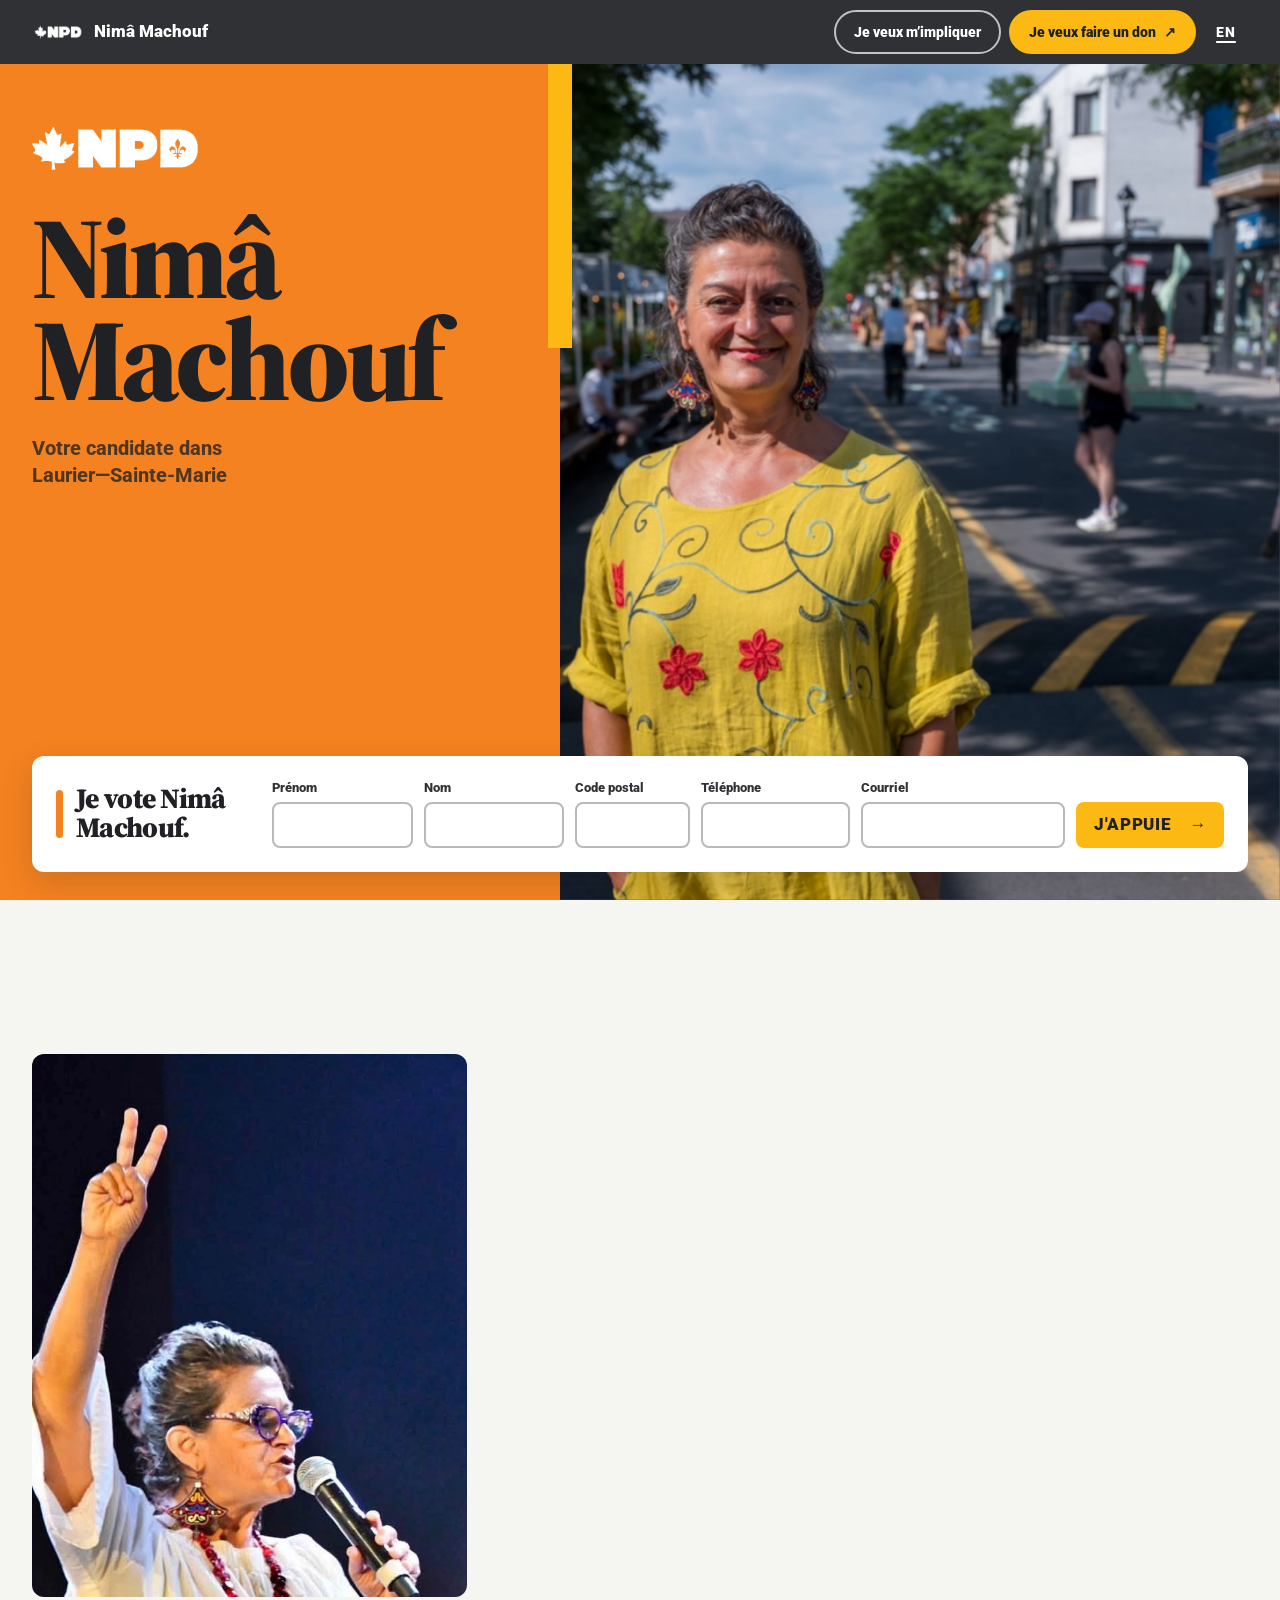
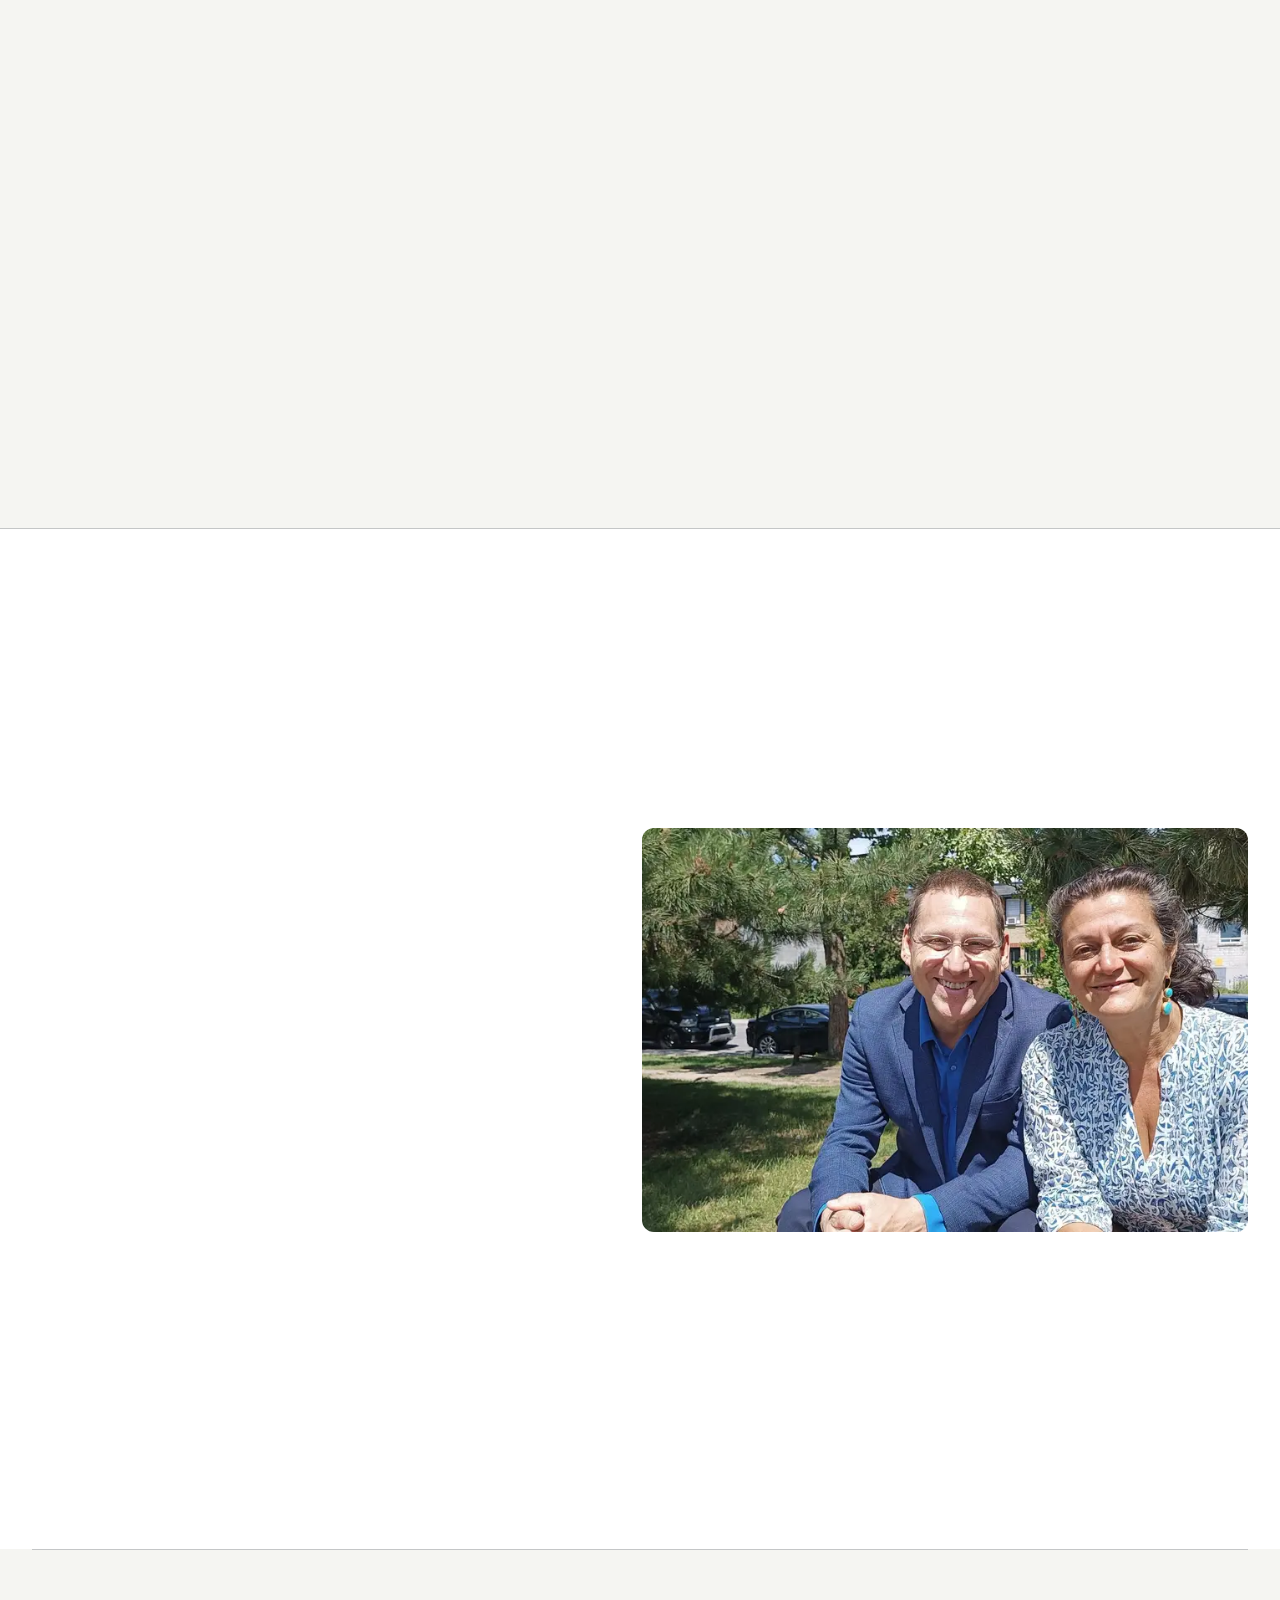
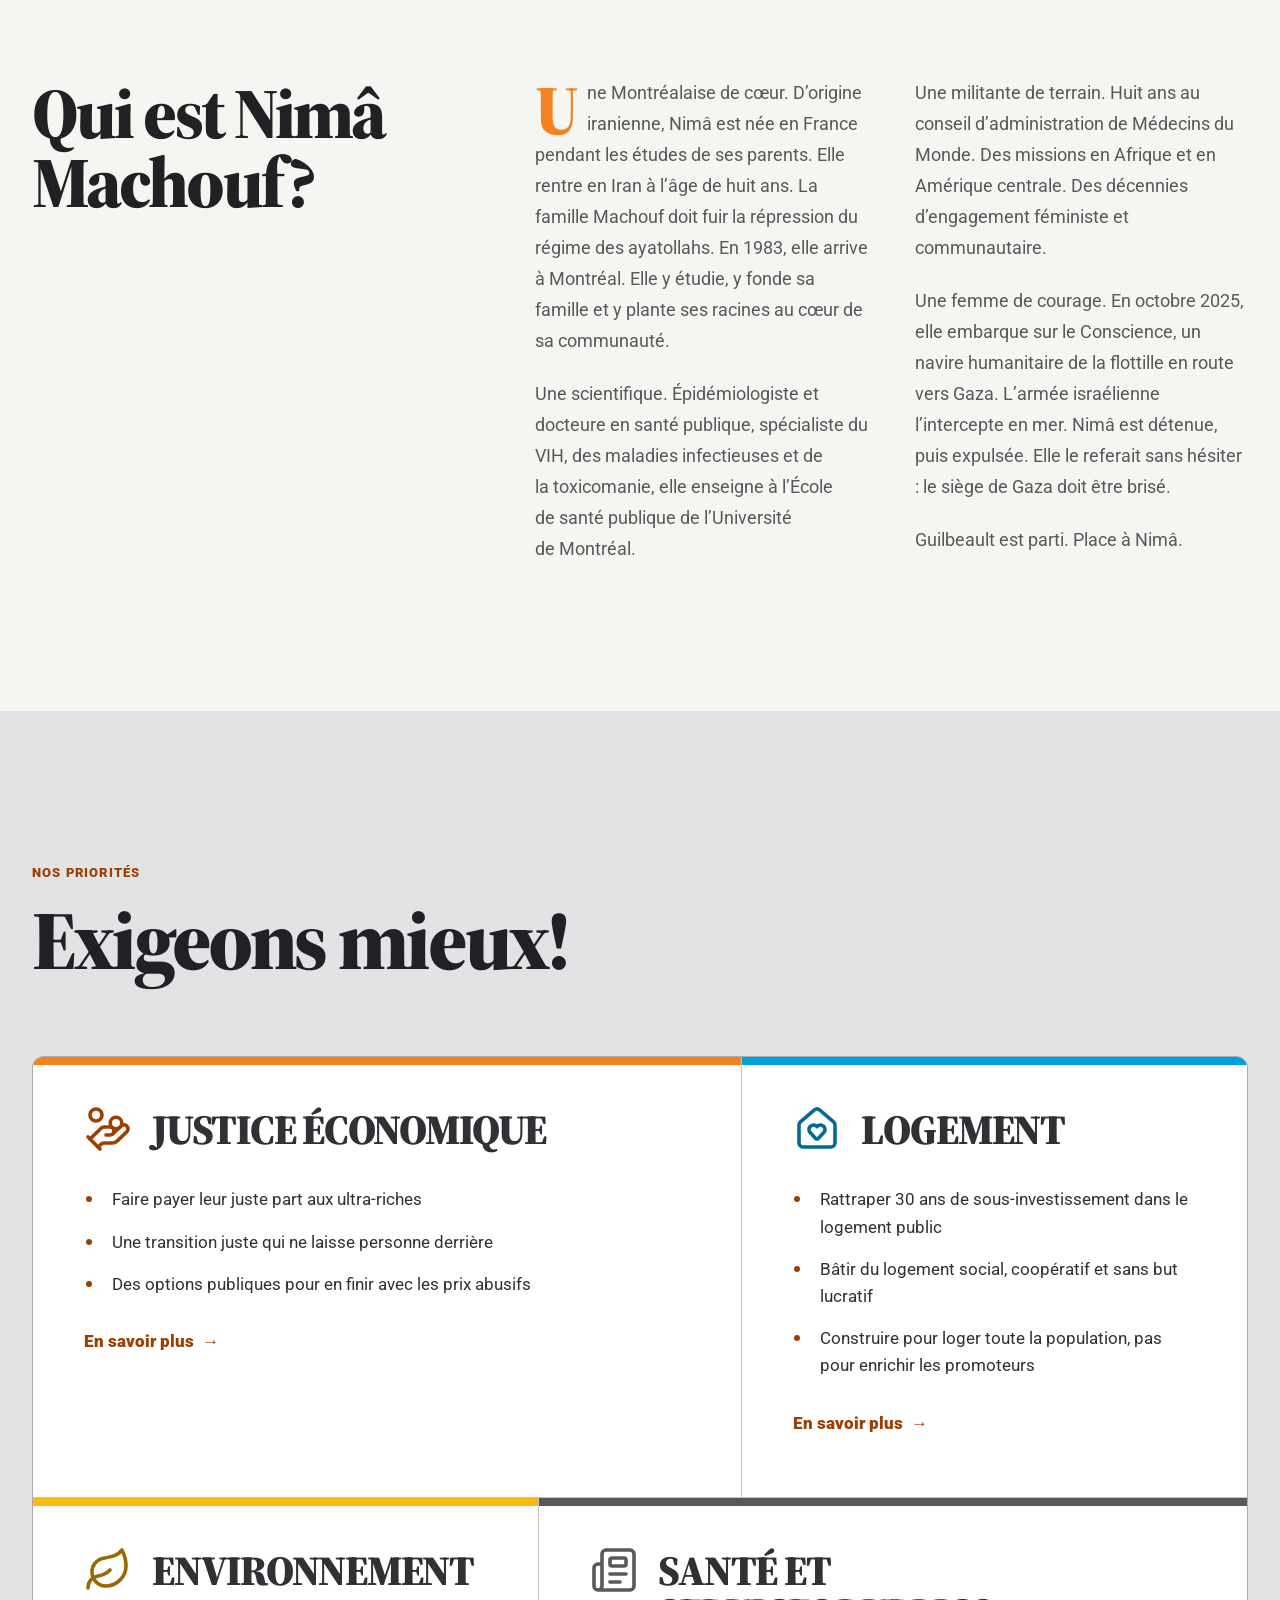
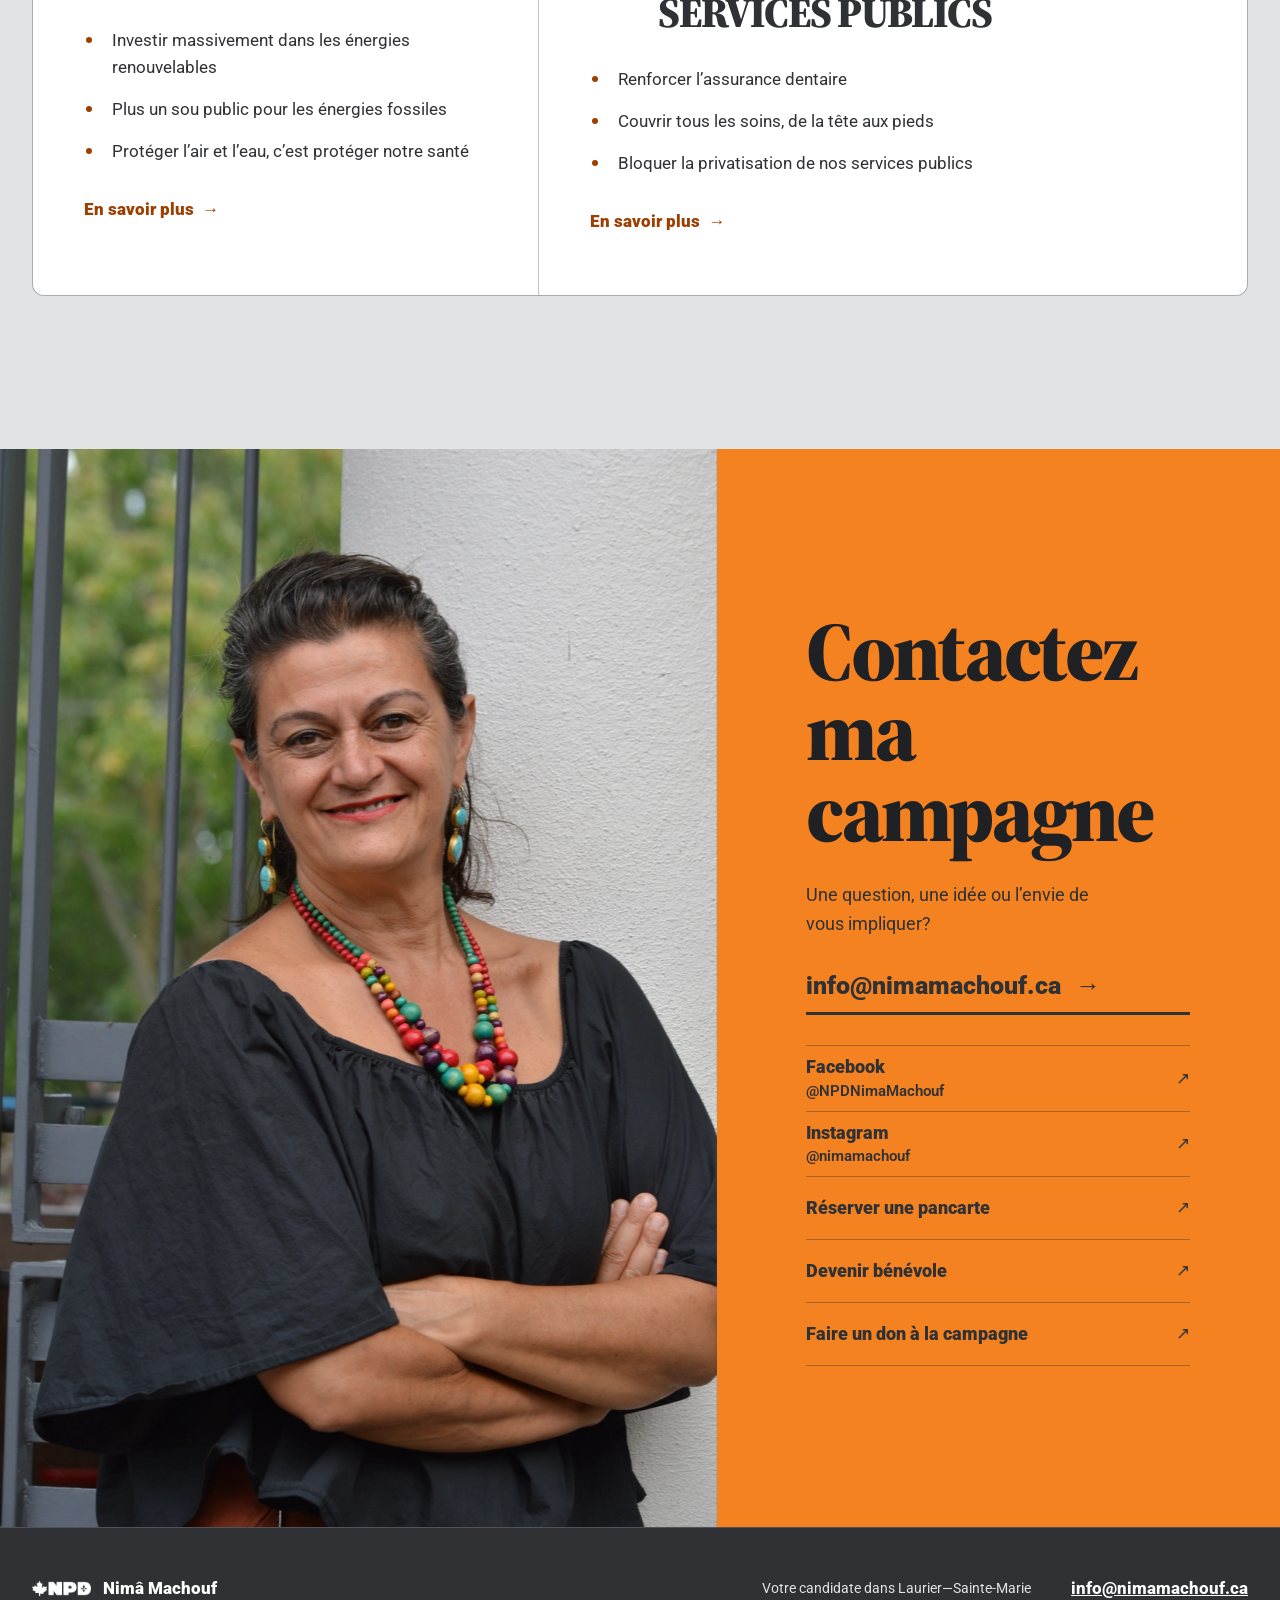
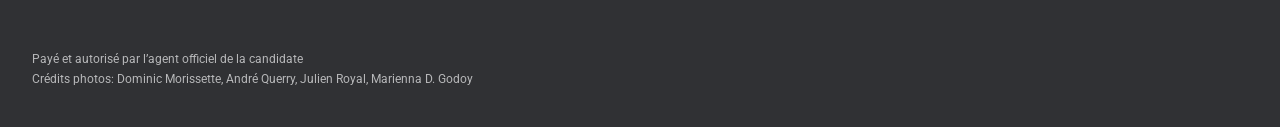
<file: index.html>
<!doctype html>
<html lang="fr-CA">
  <head>
    <meta charset="utf-8">
    <meta name="viewport" content="width=device-width, initial-scale=1, viewport-fit=cover">
    <meta name="theme-color" content="#F58220">
    <meta name="description" content="Appuyez Nimâ Machouf, candidate du NPD dans Laurier—Sainte-Marie.">
    <meta property="og:site_name" content="Nimâ Machouf">
    <meta property="og:title" content="Nimâ Machouf | Candidate du NPD">
    <meta property="og:description" content="Votre candidate dans Laurier—Sainte-Marie. Joignez-vous à la campagne.">
    <meta property="og:type" content="website">
    <meta property="og:url" content="https://nimamachouf.ca/">
    <meta property="og:locale" content="fr_CA">
    <meta property="og:image" content="https://nimamachouf.ca/assets/images/ogimage.webp">
    <meta property="og:image:secure_url" content="https://nimamachouf.ca/assets/images/ogimage.webp">
    <meta property="og:image:type" content="image/png">
    <meta property="og:image:width" content="1200">
    <meta property="og:image:height" content="630">
    <meta property="og:image:alt" content="Nimâ Machouf, candidate du NPD dans Laurier—Sainte-Marie">
    <meta name="twitter:card" content="summary_large_image">
    <meta name="twitter:title" content="Nimâ Machouf | Candidate du NPD">
    <meta name="twitter:description" content="Votre candidate dans Laurier—Sainte-Marie. Joignez-vous à la campagne.">
    <meta name="twitter:image" content="https://nimamachouf.ca/assets/images/ogimage.webp">
    <meta name="twitter:image:alt" content="Nimâ Machouf, candidate du NPD dans Laurier—Sainte-Marie">
    <title>Nimâ Machouf | Candidate du NPD dans Laurier—Sainte-Marie</title>
    <link rel="canonical" href="https://nimamachouf.ca/">
    <link rel="alternate" hreflang="fr-CA" href="https://nimamachouf.ca/">
    <link rel="alternate" hreflang="en-CA" href="https://nimamachouf.ca/en/">
    <link rel="icon" href="assets/images/favicon_www_npd_ca_32x32.png" type="image/png" sizes="32x32">
    <link rel="preload" href="assets/fonts/roboto-latin.woff2" as="font" type="font/woff2" crossorigin>
    <link rel="preload" href="assets/fonts/source-serif-4-latin.woff2" as="font" type="font/woff2" crossorigin>
    <link rel="preload" href="assets/images/nima-dans-lsm-960.webp" as="image" type="image/webp" imagesrcset="assets/images/nima-dans-lsm-960.webp 960w, assets/images/nima-dans-lsm-2000.webp 2000w" imagesizes="(max-width: 900px) 100vw, 56vw" fetchpriority="high">
    <link rel="stylesheet" href="styles.css">
    <script src="script.js" defer></script>
  </head>
  <body>
    <a class="skip-link" href="#contenu">Aller au contenu</a>

    <header class="top-bar">
      <div class="top-bar-inner">
        <a class="top-bar-brand" href="index.html">
          <img src="assets/images/npd-white.png" width="1000" height="300" alt="NPD">
          <span>Nimâ Machouf</span>
        </a>
        <nav class="top-bar-actions" aria-label="Agir pour la campagne">
          <a class="top-button top-button-involve" href="impliquer.html">Je veux m’impliquer</a>
          <a class="top-button top-button-donate" href="https://actionnetwork.org/fundraising/faites-un-don-a-laurier-sainte-marie-du-npd-pour-batir-notre-fonds-de-campagne-locale?source=web" target="_blank" rel="noopener noreferrer">Je veux faire un don <span class="top-button-arrow" aria-hidden="true">↗</span></a>
          <a class="top-lang" href="en/" hreflang="en" lang="en" aria-label="English version">EN</a>
        </nav>
      </div>
    </header>

    <main id="contenu">
      <section class="hero" id="accueil" aria-labelledby="hero-title">
        <div class="hero-copy">
          <img class="hero-logo" src="assets/images/logoqc.png" width="298" height="78" alt="NPD Québec">
          <h1 id="hero-title">Nimâ<br>Machouf</h1>
          <p class="hero-kicker">Votre candidate dans<br>Laurier—Sainte-Marie</p>
        </div>
        <div class="hero-photo">
          <img src="assets/images/nima-dans-lsm-2000.webp" srcset="assets/images/nima-dans-lsm-960.webp 960w, assets/images/nima-dans-lsm-2000.webp 2000w" sizes="(max-width: 900px) 100vw, 56vw" width="2000" height="1500" fetchpriority="high" decoding="async" alt="Nimâ Machouf dans Laurier—Sainte-Marie">
        </div>
        <div class="hero-accent" aria-hidden="true"></div>

        <div class="support-panel" id="appuyer">
          <div class="support-heading">
            <span class="support-mark" aria-hidden="true"></span>
            <h2>Je vote Nimâ Machouf.</h2>
          </div>
          <form class="support-form" action="https://api.staticforms.dev/submit" method="post" data-support-form novalidate>
            <input type="hidden" name="apiKey" value="sf_9eded5563d6609dc47da6b12">
            <input type="hidden" name="subject" value="Nouvel appui à Nimâ Machouf">
            <input class="form-honeypot" type="text" name="honeypot" tabindex="-1" autocomplete="off" aria-hidden="true">
            <div class="field">
              <label for="hero-first-name">Prénom</label>
              <input id="hero-first-name" name="first_name" type="text" autocomplete="given-name" required>
              <span class="field-error" aria-live="polite"></span>
            </div>
            <div class="field">
              <label for="hero-last-name">Nom</label>
              <input id="hero-last-name" name="last_name" type="text" autocomplete="family-name" required>
              <span class="field-error" aria-live="polite"></span>
            </div>
            <div class="field field-postal">
              <label for="hero-postal-code">Code postal</label>
              <input id="hero-postal-code" name="postal_code" type="text" autocomplete="postal-code" inputmode="text" maxlength="7" required>
              <span class="field-error" aria-live="polite"></span>
            </div>
            <div class="field">
              <label for="hero-phone">Téléphone</label>
              <input id="hero-phone" name="phone" type="tel" autocomplete="tel" inputmode="tel" required>
              <span class="field-error" aria-live="polite"></span>
            </div>
            <div class="field field-email">
              <label for="hero-email">Courriel</label>
              <input id="hero-email" name="email" type="email" autocomplete="email" inputmode="email" required>
              <span class="field-error" aria-live="polite"></span>
            </div>
            <button class="submit-button" type="submit">
              <span>J'APPUIE</span>
              <span aria-hidden="true">→</span>
            </button>
            <p class="form-status" role="status" aria-live="polite"></p>
          </form>
        </div>
      </section>

      <section class="intro-section section-shell" id="nima" aria-labelledby="intro-title">
        <div class="intro-photo reveal">
          <img src="assets/images/nima-micro.webp" width="900" height="800" loading="lazy" decoding="async" alt="Nimâ Machouf exige mieux">
        </div>
        <div class="intro-quote reveal">
          <span class="quote-glyph" aria-hidden="true">«</span>
          <h2 id="intro-title">« Nous n’avons pas à choisir entre vivre décemment aujourd’hui et construire un avenir meilleur — exigeons mieux »</h2>
          <p>Nimâ Machouf</p>
          <div class="intro-statement">
            <p>On nous répète qu’en ces temps incertains, il faut se serrer la ceinture et baisser les bras. Qu’il faut choisir entre notre portefeuille et nos besoins. Entre nos emplois et la planète. Entre aujourd’hui et demain.</p>

            <p><strong class="text-emphasis">Nous n’avons pas à choisir.</strong></p>

            <p>Le Canada est un pays riche. Assez riche pour loger tout le monde. Assez riche pour affronter la crise climatique sans compromis.</p>

            <p>La vraie question n’est pas de savoir si on en a les moyens. C’est de savoir <strong class="text-emphasis">à qui doit profiter cette richesse</strong>. À la population, ou à une poignée d’ultra-riches?</p>

            

            <p>Nos droits.<br>Notre argent.<br>Notre avenir.<br><strong class="text-emphasis">Reprenons ce qui est à nous.</strong></p>
          </div>
        </div>
      </section>

      <section class="npd-section" aria-labelledby="npd-title">
        <div class="npd-section-inner section-shell">
          <div class="npd-content reveal">
            <span class="npd-quote-glyph" aria-hidden="true">«</span>
            <h2 id="npd-title">« Envoyons un message clair à Ottawa »</h2>
            <p class="npd-attribution">Nimâ Machouf</p>
            <div class="npd-copy">
              <p>Le NPD est le seul parti à Ottawa qui défend le peuple, pas la Bourse. Parce que la politique, si ce n’est pas de s’occuper des membres de notre communauté, à quoi ça sert?</p>

              <p>Depuis, plusieurs ont misé sur Steven Guilbeault pour changer le Parti libéral de l’intérieur. Le résultat? Depuis l’élection de Mark Carney, on a dit adieu à la tarification carbone pour les consommateurs et bonjour aux nouveaux pipelines. Guilbeault, l’environnementaliste pour qui les citoyens et citoyennes de Laurier–Sainte-Marie ont voté, a lui-même décidé de claquer la porte au gouvernement de Carney.</p>

              <p>La leçon est claire. On ne change pas les libéraux de l’intérieur. <strong class="text-emphasis">On les force à bouger de l’extérieur.</strong></p>
            </div>
          </div>
          <figure class="npd-photo reveal">
            <img src="assets/images/nima-et-avi.webp" srcset="assets/images/nima-et-avi-960.webp 960w, assets/images/nima-et-avi.webp 1920w" sizes="(max-width: 759px) calc(100vw - 52px), 55vw" width="1920" height="1280" loading="lazy" decoding="async" alt="Nimâ Machouf avec Avi Lewis">
          </figure>
        </div>
      </section>

      <section class="bio-section section-shell" aria-labelledby="bio-title">
        <div class="bio-heading reveal">
          <h2 id="bio-title">Qui est Nimâ Machouf?</h2>
        </div>
        <div class="bio-copy reveal">
          <p>Une Montréalaise de cœur. D’origine iranienne, Nimâ est née en France pendant les études de ses parents. Elle rentre en Iran à l’âge de huit ans. La famille Machouf doit fuir la répression du régime des ayatollahs. En 1983, elle arrive à Montréal. Elle y étudie, y fonde sa famille et y plante ses racines au cœur de sa communauté.</p>

          <p>Une scientifique. Épidémiologiste et docteure en santé publique, spécialiste du VIH, des maladies infectieuses et de la toxicomanie, elle enseigne à l’École de santé publique de l’Université de Montréal.</p>

          <p>Une militante de terrain. Huit ans au conseil d’administration de Médecins du Monde. Des missions en Afrique et en Amérique centrale. Des décennies d’engagement féministe et communautaire.</p>

          <p>Une femme de courage. En octobre 2025, elle embarque sur le Conscience, un navire humanitaire de la flottille en route vers Gaza. L’armée israélienne l’intercepte en mer. Nimâ est détenue, puis expulsée. Elle le referait sans hésiter : le siège de Gaza doit être brisé.</p>

          <p>Guilbeault est parti. Place à Nimâ.</p>
        </div>
      </section>

      <section class="priorities-section" id="priorites" aria-labelledby="priorities-title">
        <div class="section-shell">
          <div class="priorities-heading reveal">
            <p class="section-label">Nos priorités</p>
            <h2 id="priorities-title">Exigeons mieux!</h2>
          </div>

          <div class="priorities-grid">
            <article class="priority priority-income reveal">
              <div class="priority-heading-row">
                <svg class="priority-icon" aria-hidden="true" focusable="false" viewBox="0 0 24 24" fill="none" stroke="currentColor" stroke-width="1.8" stroke-linecap="round" stroke-linejoin="round">
                  <path d="M11 15h2a2 2 0 1 0 0-4h-3c-.6 0-1.1.2-1.4.6L3 17"></path>
                  <path d="m7 21 1.6-1.4c.3-.4.8-.6 1.4-.6h4c1.1 0 2.1-.4 2.8-1.2l4.6-4.4a2 2 0 0 0-2.75-2.91l-4.2 3.9"></path>
                  <path d="m2 16 6 6"></path>
                  <circle cx="16" cy="9" r="2.9"></circle>
                  <circle cx="6" cy="5" r="3"></circle>
                </svg>
                <h3>JUSTICE ÉCONOMIQUE</h3>
              </div>
              <ul>
                <li>Faire payer leur juste part aux ultra-riches</li>
                <li>Une transition juste qui ne laisse personne derrière</li>
                <li>Des options publiques pour en finir avec les prix abusifs</li>
              </ul>
              <a class="priority-more" href="justice-economique.html">En savoir plus <span aria-hidden="true">→</span></a>
            </article>

            <article class="priority priority-housing reveal">
              <div class="priority-heading-row">
                <svg class="priority-icon" aria-hidden="true" focusable="false" viewBox="0 0 24 24" fill="none" stroke="currentColor" stroke-width="1.8" stroke-linecap="round" stroke-linejoin="round">
                  <path d="M8.62 13.8A2.25 2.25 0 1 1 12 10.836a2.25 2.25 0 1 1 3.38 2.966l-2.626 2.856a.998.998 0 0 1-1.507 0z"></path>
                  <path d="M3 10a2 2 0 0 1 .709-1.528l7-6a2 2 0 0 1 2.582 0l7 6A2 2 0 0 1 21 10v9a2 2 0 0 1-2 2H5a2 2 0 0 1-2-2z"></path>
                </svg>
                <h3>LOGEMENT</h3>
              </div>
              <ul>
                <li>Rattraper 30 ans de sous-investissement dans le logement public</li>
                <li>Bâtir du logement social, coopératif et sans but lucratif</li>
                <li>Construire pour loger toute la population, pas pour enrichir les promoteurs</li>
              </ul>
              <a class="priority-more" href="logement.html">En savoir plus <span aria-hidden="true">→</span></a>
            </article>

            <article class="priority priority-environment reveal">
              <div class="priority-heading-row">
                <svg class="priority-icon" aria-hidden="true" focusable="false" viewBox="0 0 24 24" fill="none" stroke="currentColor" stroke-width="1.8" stroke-linecap="round" stroke-linejoin="round">
                  <path d="M11 20A7 7 0 0 1 9.8 6.1C15.5 5 17 4.48 19 2c1 2 2 4.18 2 8 0 5.5-4.78 10-10 10Z"></path>
                  <path d="M2 21c0-3 1.85-5.36 5.08-6C9.5 14.52 12 13 13 12"></path>
                </svg>
                <h3>ENVIRONNEMENT</h3>
              </div>
              <ul>
                <li>Investir massivement dans les énergies renouvelables</li>
                <li>Plus un sou public pour les énergies fossiles</li>
                <li>Protéger l’air et l’eau, c’est protéger notre santé</li>
              </ul>
              <a class="priority-more" href="environnement.html">En savoir plus <span aria-hidden="true">→</span></a>
            </article>

            <article class="priority priority-culture reveal">
              <div class="priority-heading-row">
                <svg class="priority-icon" aria-hidden="true" focusable="false" viewBox="0 0 24 24" fill="none" stroke="currentColor" stroke-width="1.8" stroke-linecap="round" stroke-linejoin="round">
                  <path d="M15 18h-5"></path>
                  <path d="M18 14h-8"></path>
                  <path d="M4 22h16a2 2 0 0 0 2-2V4a2 2 0 0 0-2-2H8a2 2 0 0 0-2 2v16a2 2 0 0 1-4 0v-9a2 2 0 0 1 2-2h2"></path>
                  <rect width="8" height="4" x="10" y="6" rx="1"></rect>
                </svg>
                <h3>SANTÉ ET SERVICES PUBLICS</h3>
              </div>
              <ul>
                <li>Renforcer l’assurance dentaire</li>
                <li>Couvrir tous les soins, de la tête aux pieds</li>
                <li>Bloquer la privatisation de nos services publics</li>
              </ul>
              <a class="priority-more" href="sante-services-publics.html">En savoir plus <span aria-hidden="true">→</span></a>
            </article>
          </div>
        </div>
      </section>

      <section class="contact-section" id="contact" aria-labelledby="contact-title">
        <div class="contact-photo">
          <img src="assets/images/nima-joignez-vous-960.webp" srcset="assets/images/nima-joignez-vous-960.webp 960w" sizes="(max-width: 900px) 100vw, 58vw" width="960" height="1444" loading="lazy" decoding="async" alt="Nimâ vous invite de joindre son équipe dans Laurier—Sainte-Marie">
        </div>
        <div class="contact-content reveal">
          <h2 id="contact-title">Contactez<br>ma campagne</h2>
          <p>Une question, une idée ou l’envie de vous impliquer?</p>
          <div class="contact-links">
            <a class="contact-email" href="mailto:info@nimamachouf.ca">info@nimamachouf.ca <span aria-hidden="true">→</span></a>
            <ul class="social-links" aria-label="Médias sociaux de Nimâ Machouf">
              <li>
                <a href="https://www.facebook.com/NPDNimaMachouf" target="_blank" rel="noopener noreferrer">
                  <span class="social-link-label"><strong>Facebook</strong><span>@NPDNimaMachouf</span></span>
                  <span aria-hidden="true">↗</span>
                </a>
              </li>
              <li>
                <a href="https://www.instagram.com/nimamachouf/" target="_blank" rel="noopener noreferrer">
                  <span class="social-link-label"><strong>Instagram</strong><span>@nimamachouf</span></span>
                  <span aria-hidden="true">↗</span>
                </a>
              </li>
              <li>
                <a href="https://forms.gle/GeF9JepB5njVK2n58?_imcp=1" target="_blank" rel="noopener noreferrer">
                  <span class="social-link-label"><strong>Réserver une pancarte</strong></span>
                  <span aria-hidden="true">↗</span>
                </a>
              </li>
              <li>
                <a href="https://volunteer.ndp.ca/QLSM" target="_blank" rel="noopener noreferrer">
                  <span class="social-link-label"><strong>Devenir bénévole</strong></span>
                  <span aria-hidden="true">↗</span>
                </a>
              </li>
              <li>
                <a href="https://actionnetwork.org/fundraising/faites-un-don-a-laurier-sainte-marie-du-npd-pour-batir-notre-fonds-de-campagne-locale?source=web" target="_blank" rel="noopener noreferrer">
                  <span class="social-link-label"><strong>Faire un don à la campagne</strong></span>
                  <span aria-hidden="true">↗</span>
                </a>
              </li>
              <!--<li>
                <a href="https://bsky.app/profile/pierrecere.bsky.social" target="_blank" rel="noopener noreferrer">
                  <span class="social-link-label"><strong>Bluesky</strong><span>@pierrecere.bsky.social</span></span>
                  <span aria-hidden="true">↗</span>
                </a>
              </li>-->
            </ul>
          </div>
        </div>
      </section>

    </main>

    <footer class="site-footer">
      <div class="footer-inner">
        <a class="footer-brand" href="#accueil">
          <img src="assets/images/logoqc.png" width="298" height="78" loading="lazy" alt="NPD Québec">
          <span>Nimâ Machouf</span>
        </a>
        <p class="footer-tagline">Votre candidate dans Laurier—Sainte-Marie</p>
        <a href="mailto:info@nimamachouf.ca">info@nimamachouf.ca</a>
        <p class="footer-photo-credit">Payé et autorisé par l’agent officiel de la candidate<br>Crédits photos: Dominic Morissette, André Querry, Julien Royal, Marienna D. Godoy</p>
      </div>
    </footer>

    <a class="mobile-support-cta" href="#appuyer">J’APPUIE</a>
  </body>
</html>
</file>
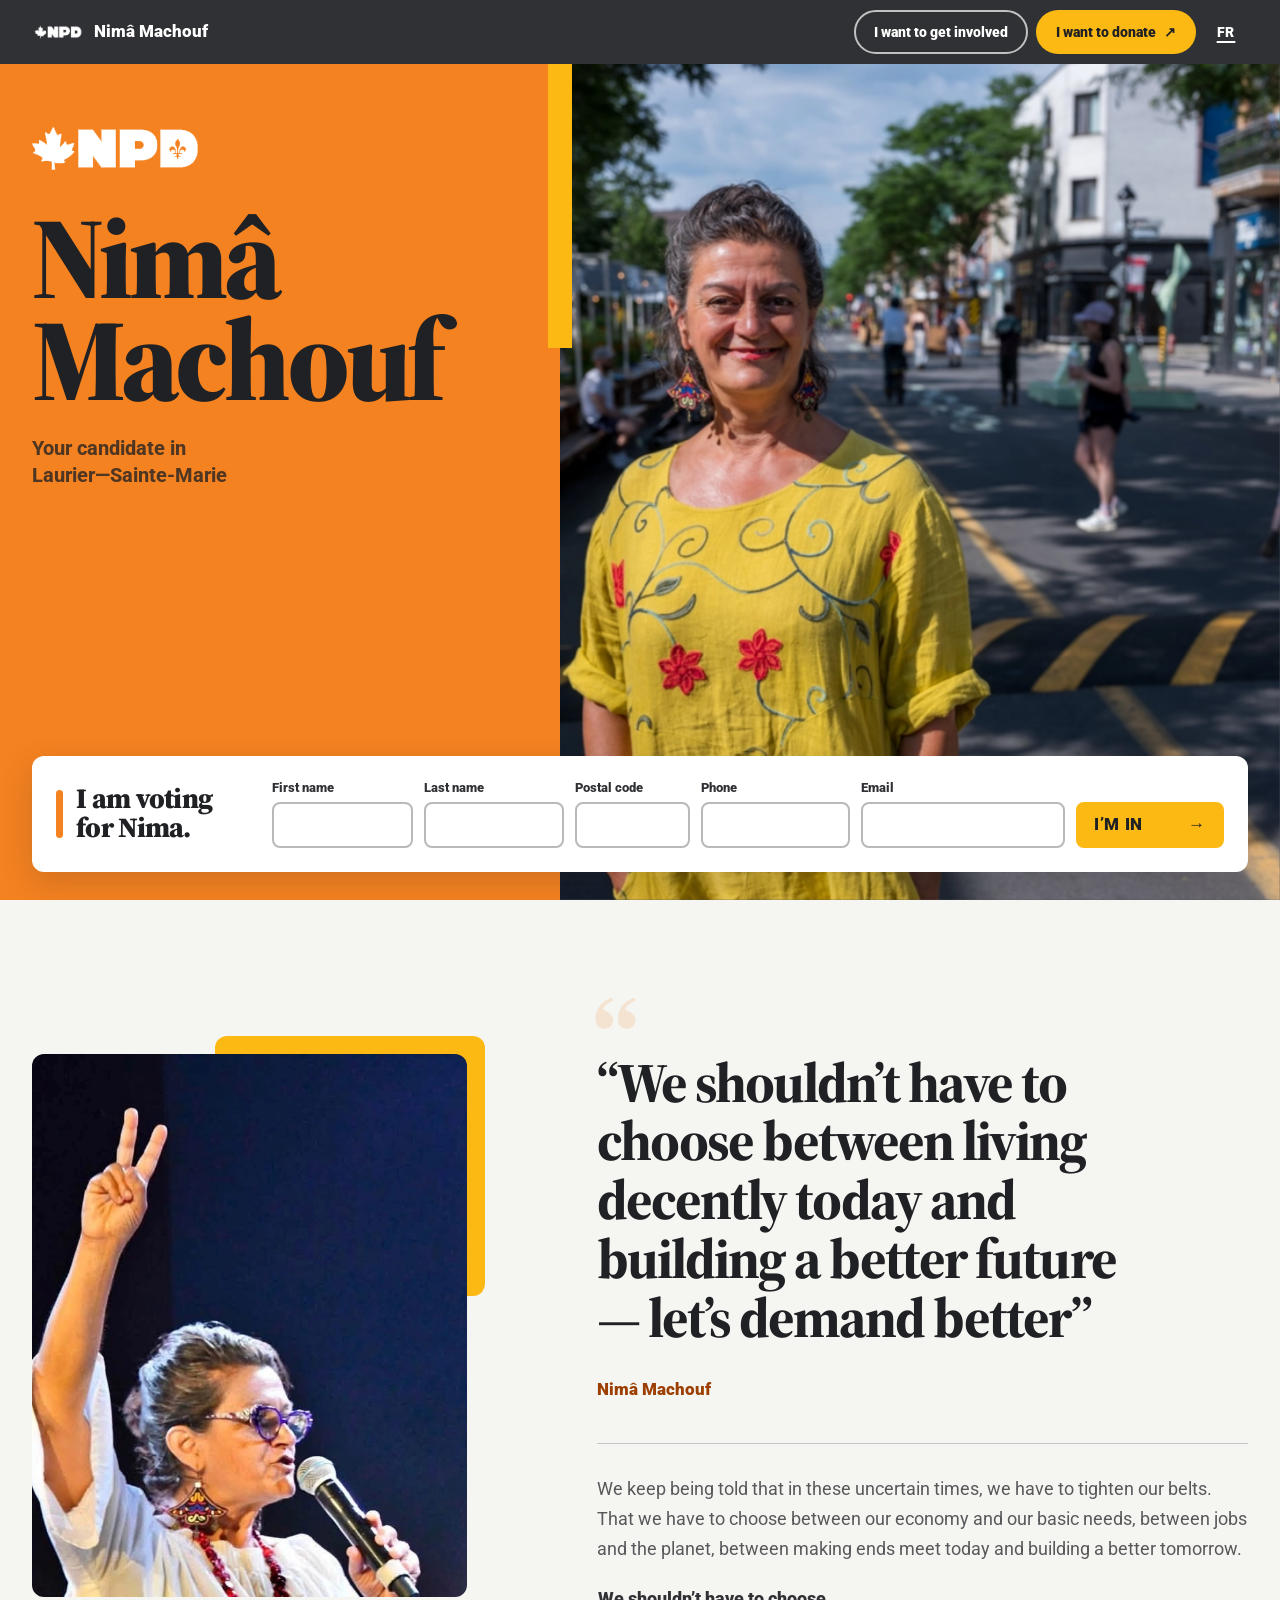
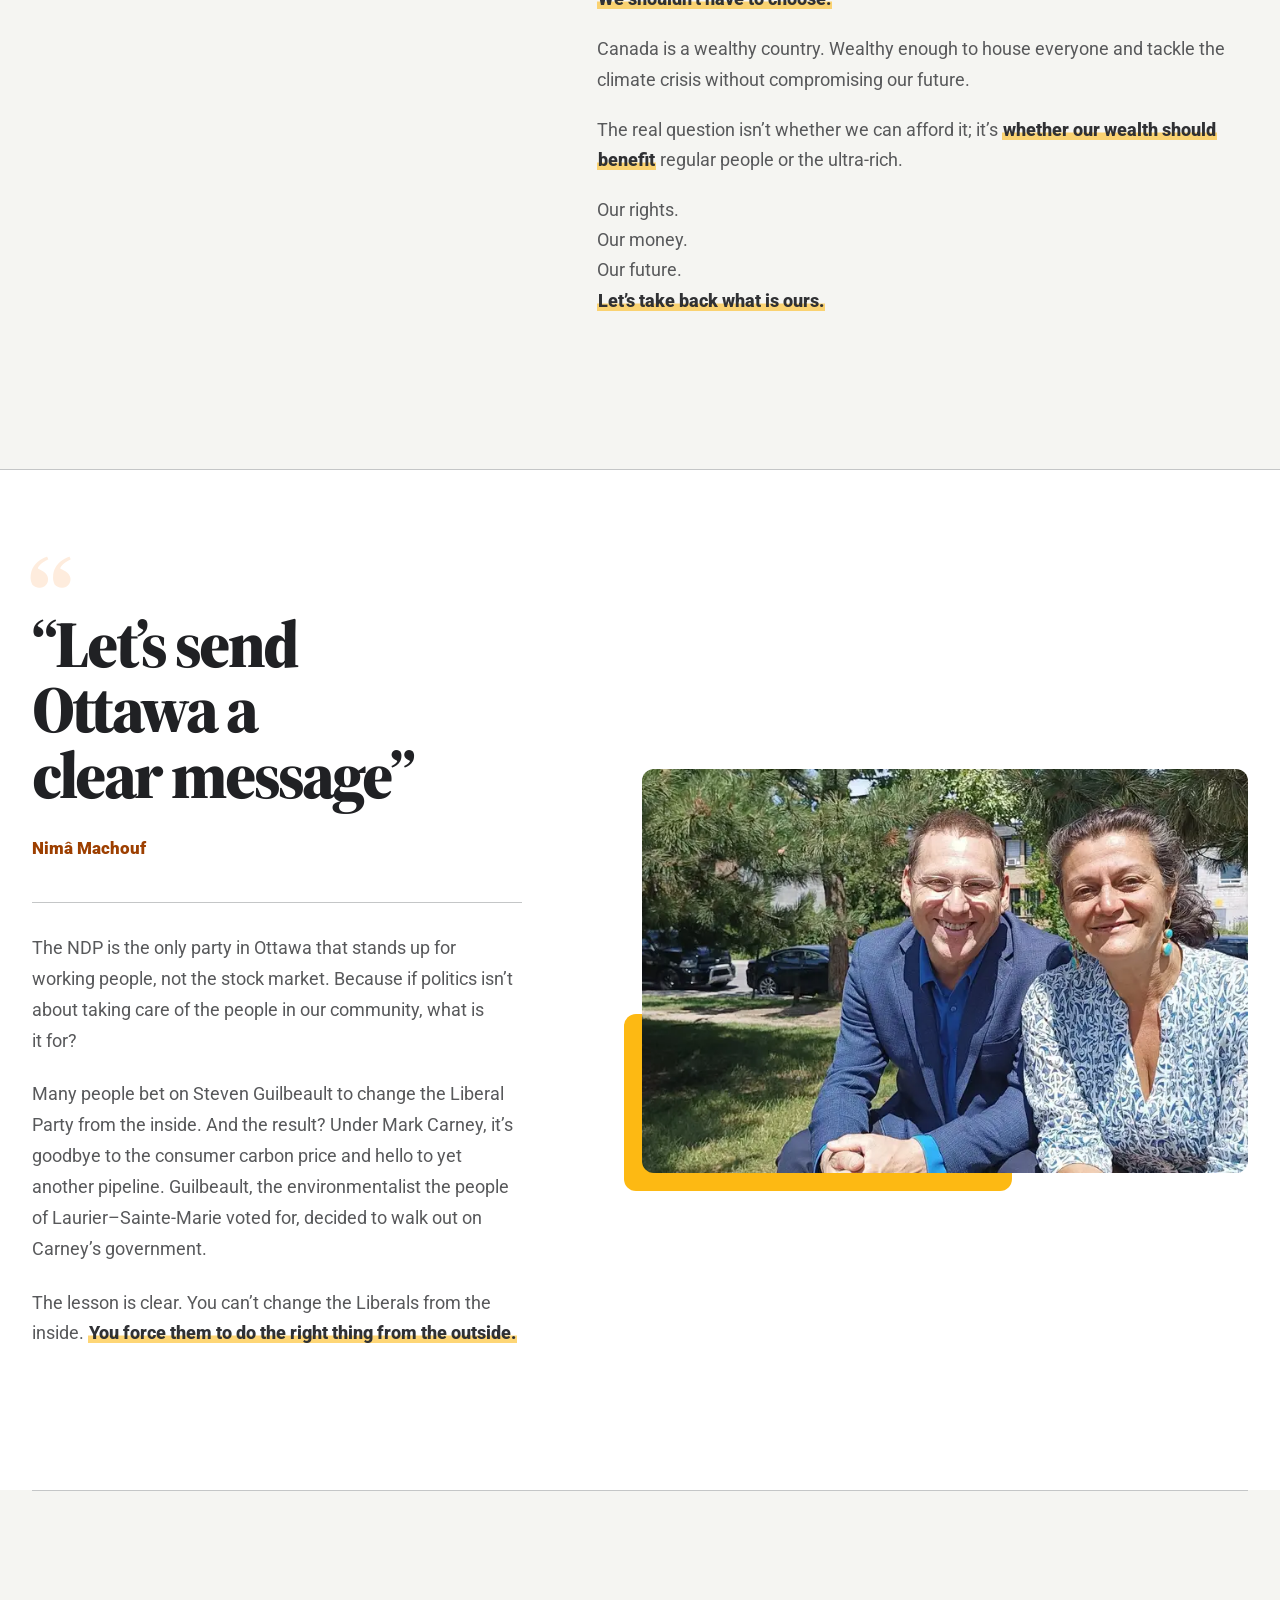
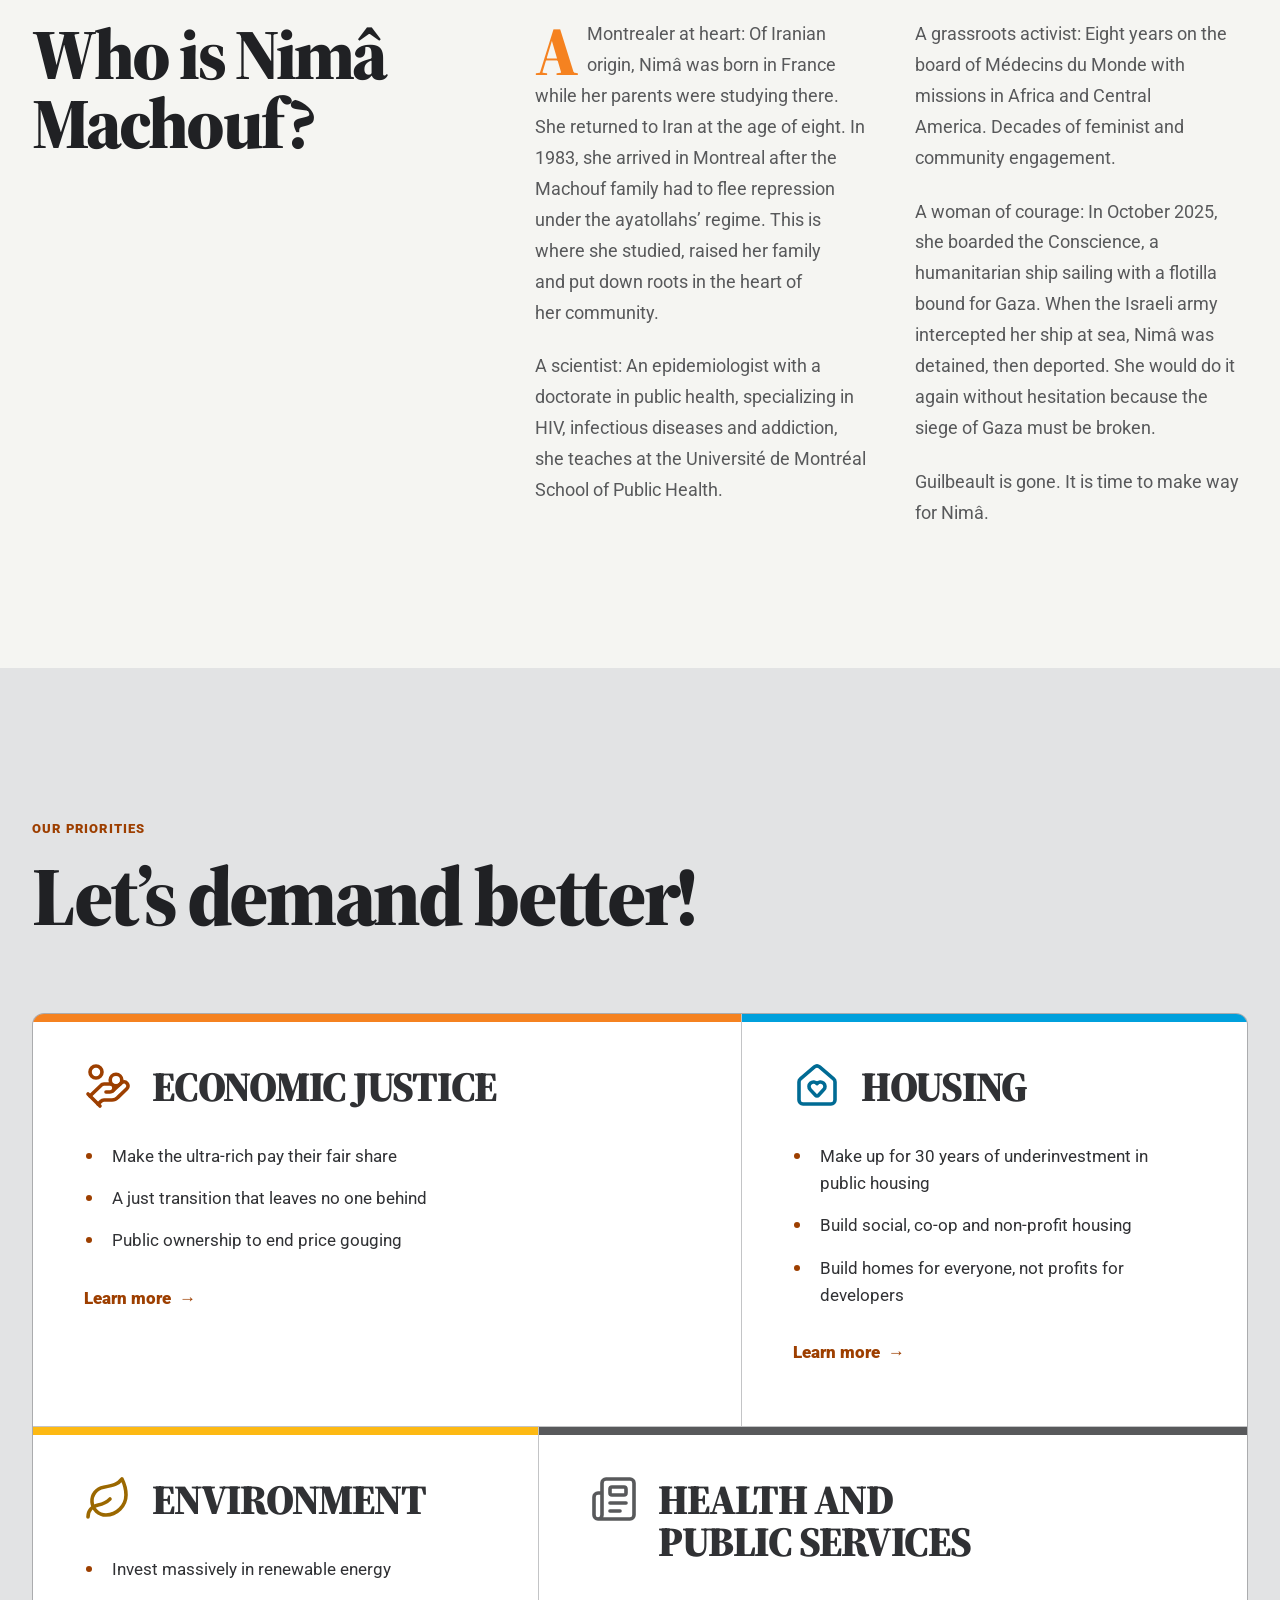
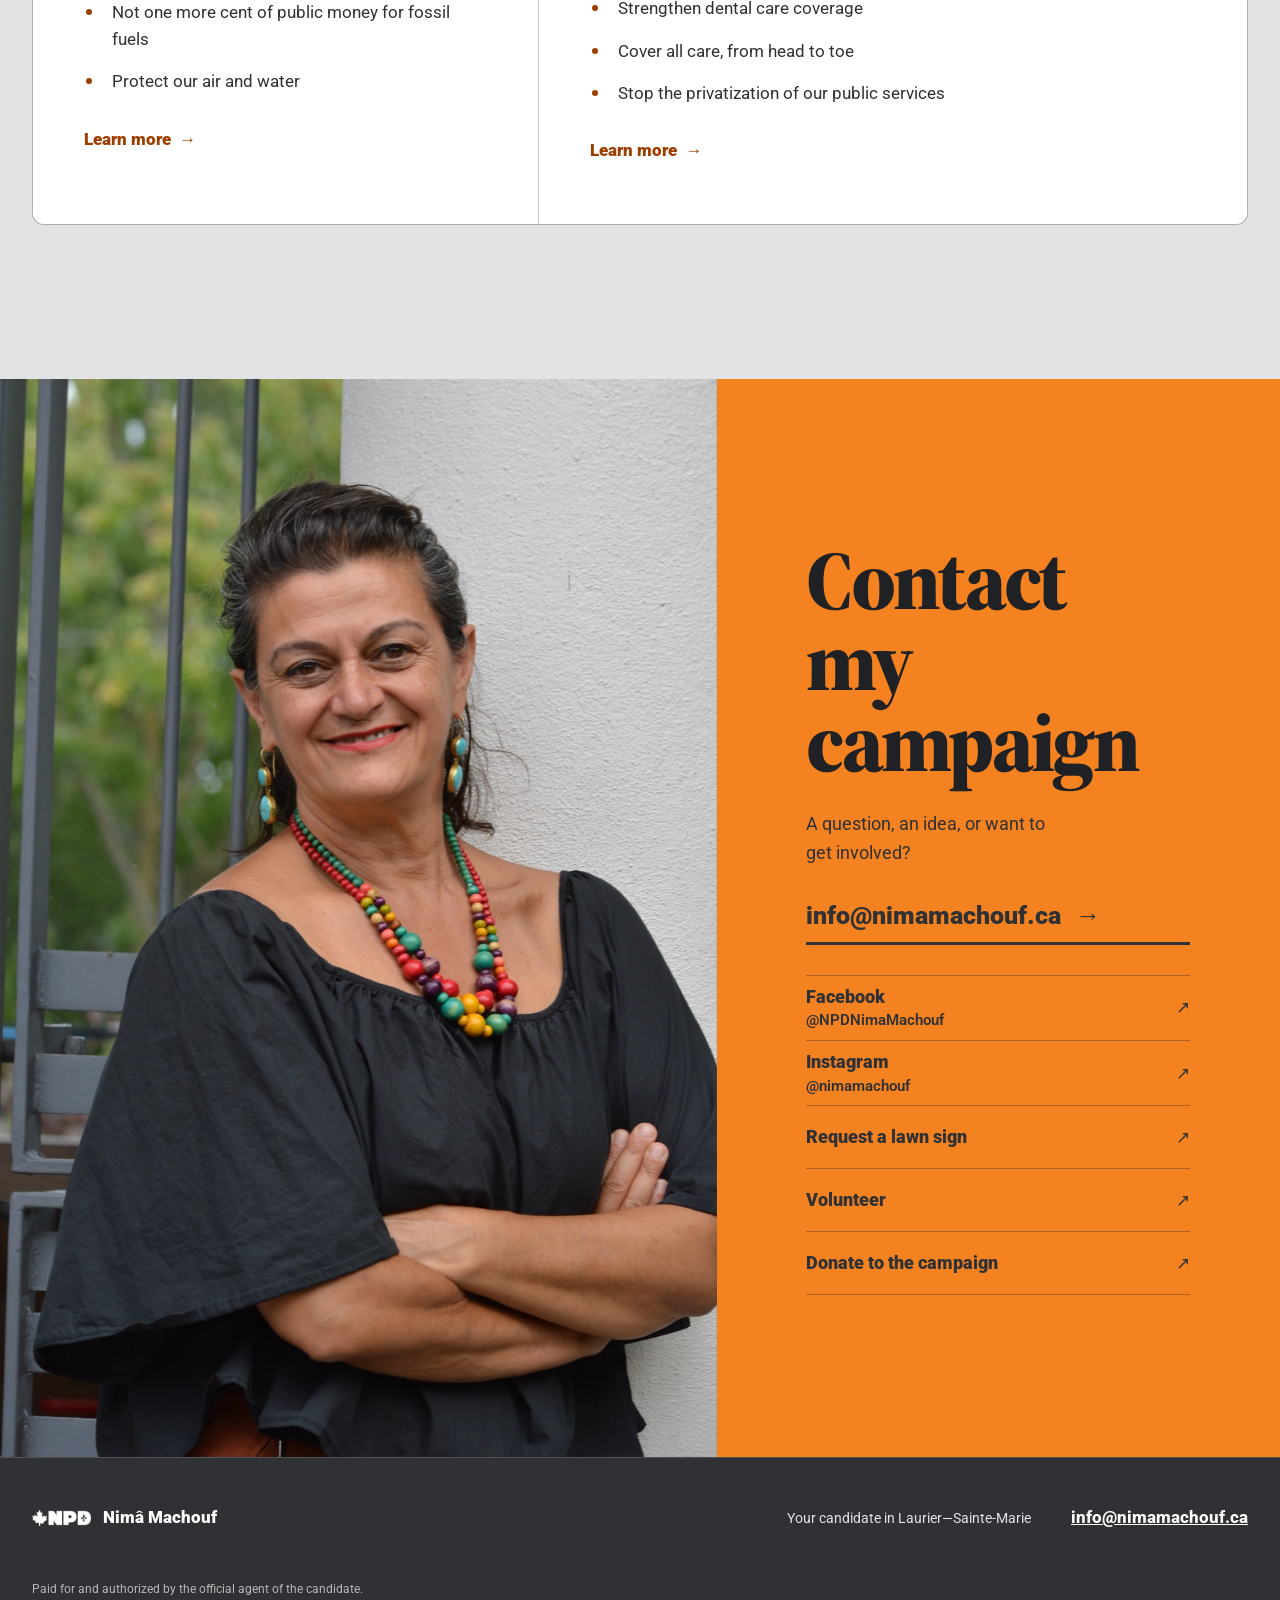
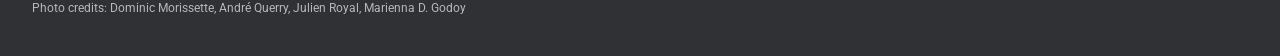
<file: en/index.html>
<!doctype html>
<html lang="en-CA">
  <head>
    <meta charset="utf-8">
    <meta name="viewport" content="width=device-width, initial-scale=1, viewport-fit=cover">
    <meta name="theme-color" content="#F58220">
    <meta name="description" content="Support Nimâ Machouf, NDP candidate in Laurier—Sainte-Marie.">
    <meta property="og:site_name" content="Nimâ Machouf">
    <meta property="og:title" content="Nimâ Machouf | NDP Candidate">
    <meta property="og:description" content="Your candidate in Laurier—Sainte-Marie. Join the campaign.">
    <meta property="og:type" content="website">
    <meta property="og:url" content="https://nimamachouf.ca/en/">
    <meta property="og:locale" content="en_CA">
    <meta property="og:locale:alternate" content="fr_CA">
    <meta property="og:image" content="https://nimamachouf.ca/assets/images/ogimage.webp">
    <meta property="og:image:secure_url" content="https://nimamachouf.ca/assets/images/ogimage.webp">
    <meta property="og:image:width" content="1200">
    <meta property="og:image:height" content="630">
    <meta property="og:image:alt" content="Nimâ Machouf, NDP candidate in Laurier—Sainte-Marie">
    <meta name="twitter:card" content="summary_large_image">
    <meta name="twitter:title" content="Nimâ Machouf | NDP Candidate">
    <meta name="twitter:description" content="Your candidate in Laurier—Sainte-Marie. Join the campaign.">
    <meta name="twitter:image" content="https://nimamachouf.ca/assets/images/ogimage.webp">
    <meta name="twitter:image:alt" content="Nimâ Machouf, NDP candidate in Laurier—Sainte-Marie">
    <title>Nimâ Machouf | NDP Candidate in Laurier—Sainte-Marie</title>
    <link rel="canonical" href="https://nimamachouf.ca/en/">
    <link rel="alternate" hreflang="fr-CA" href="https://nimamachouf.ca/">
    <link rel="alternate" hreflang="en-CA" href="https://nimamachouf.ca/en/">
    <link rel="icon" href="../assets/images/favicon_www_npd_ca_32x32.png" type="image/png" sizes="32x32">
    <link rel="preload" href="../assets/fonts/roboto-latin.woff2" as="font" type="font/woff2" crossorigin>
    <link rel="preload" href="../assets/fonts/source-serif-4-latin.woff2" as="font" type="font/woff2" crossorigin>
    <link rel="preload" href="../assets/images/nima-dans-lsm-960.webp" as="image" type="image/webp" imagesrcset="../assets/images/nima-dans-lsm-960.webp 960w, ../assets/images/nima-dans-lsm-2000.webp 2000w" imagesizes="(max-width: 900px) 100vw, 56vw" fetchpriority="high">
    <link rel="stylesheet" href="../styles.css">
    <script src="../script.js" defer></script>
  </head>
  <body>
    <a class="skip-link" href="#content">Skip to content</a>

    <header class="top-bar">
      <div class="top-bar-inner">
        <a class="top-bar-brand" href="index.html">
          <img src="../assets/images/npd-white.png" width="1000" height="300" alt="NDP">
          <span>Nimâ Machouf</span>
        </a>
        <nav class="top-bar-actions" aria-label="Act for the campaign">
          <a class="top-button top-button-involve" href="get-involved.html">I want to get involved</a>
          <a class="top-button top-button-donate" href="https://actionnetwork.org/fundraising/faites-un-don-a-laurier-sainte-marie-du-npd-pour-batir-notre-fonds-de-campagne-locale?source=web" target="_blank" rel="noopener noreferrer">I want to donate <span class="top-button-arrow" aria-hidden="true">↗</span></a>
          <a class="top-lang" href="../" hreflang="fr" lang="fr" aria-label="Version française">FR</a>
        </nav>
      </div>
    </header>

    <main id="content">
      <section class="hero" id="home" aria-labelledby="hero-title">
        <div class="hero-copy">
          <img class="hero-logo" src="../assets/images/logoqc.png" width="298" height="78" alt="NDP Québec">
          <h1 id="hero-title">Nimâ<br>Machouf</h1>
          <p class="hero-kicker">Your candidate in<br>Laurier—Sainte-Marie</p>
        </div>
        <div class="hero-photo">
          <img src="../assets/images/nima-dans-lsm-2000.webp" srcset="../assets/images/nima-dans-lsm-960.webp 960w, ../assets/images/nima-dans-lsm-2000.webp 2000w" sizes="(max-width: 900px) 100vw, 56vw" width="2000" height="1500" fetchpriority="high" decoding="async" alt="Nimâ Machouf in Laurier—Sainte-Marie">
        </div>
        <div class="hero-accent" aria-hidden="true"></div>

        <div class="support-panel" id="appuyer">
          <div class="support-heading">
            <span class="support-mark" aria-hidden="true"></span>
            <h2>I am voting for Nima.</h2>
          </div>
          <form class="support-form" action="https://api.staticforms.dev/submit" method="post" data-support-form novalidate>
            <input type="hidden" name="apiKey" value="sf_9eded5563d6609dc47da6b12">
            <input type="hidden" name="subject" value="Nouvel appui à Nimâ Machouf (EN)">
            <input type="hidden" name="langue" value="English">
            <input class="form-honeypot" type="text" name="honeypot" tabindex="-1" autocomplete="off" aria-hidden="true">
            <div class="field">
              <label for="hero-first-name">First name</label>
              <input id="hero-first-name" name="first_name" type="text" autocomplete="given-name" required>
              <span class="field-error" aria-live="polite"></span>
            </div>
            <div class="field">
              <label for="hero-last-name">Last name</label>
              <input id="hero-last-name" name="last_name" type="text" autocomplete="family-name" required>
              <span class="field-error" aria-live="polite"></span>
            </div>
            <div class="field field-postal">
              <label for="hero-postal-code">Postal code</label>
              <input id="hero-postal-code" name="postal_code" type="text" autocomplete="postal-code" inputmode="text" maxlength="7" required>
              <span class="field-error" aria-live="polite"></span>
            </div>
            <div class="field">
              <label for="hero-phone">Phone</label>
              <input id="hero-phone" name="phone" type="tel" autocomplete="tel" inputmode="tel" required>
              <span class="field-error" aria-live="polite"></span>
            </div>
            <div class="field field-email">
              <label for="hero-email">Email</label>
              <input id="hero-email" name="email" type="email" autocomplete="email" inputmode="email" required>
              <span class="field-error" aria-live="polite"></span>
            </div>
            <button class="submit-button" type="submit">
              <span>I’M IN</span>
              <span aria-hidden="true">→</span>
            </button>
            <p class="form-status" role="status" aria-live="polite"></p>
          </form>
        </div>
      </section>

      <section class="intro-section section-shell" id="nima" aria-labelledby="intro-title">
        <div class="intro-photo reveal">
          <img src="../assets/images/nima-micro.webp" width="900" height="800" loading="lazy" decoding="async" alt="Nimâ Machouf demands better">
        </div>
        <div class="intro-quote reveal">
          <span class="quote-glyph" aria-hidden="true">“</span>
          <h2 id="intro-title">“We shouldn’t have to choose between living decently today and building a better future — let’s demand better”</h2>
          <p>Nimâ Machouf</p>
          <div class="intro-statement">
            <p>We keep being told that in these uncertain times, we have to tighten our belts. That we have to choose between our economy and our basic needs, between jobs and the planet, between making ends meet today and building a better tomorrow.</p>

            <p><strong class="text-emphasis">We shouldn’t have to choose.</strong></p>

            <p>Canada is a wealthy country. Wealthy enough to house everyone and tackle the climate crisis without compromising our future.</p>

            <p>The real question isn’t whether we can afford it; it’s <strong class="text-emphasis">whether our wealth should benefit</strong> regular people or the ultra-rich.</p>


            <p>Our rights.<br>Our money.<br>Our future.<br><strong class="text-emphasis">Let’s take back what is ours.</strong></p>
          </div>
        </div>
      </section>

      <section class="npd-section" aria-labelledby="npd-title">
        <div class="npd-section-inner section-shell">
          <div class="npd-content reveal">
            <span class="npd-quote-glyph" aria-hidden="true">“</span>
            <h2 id="npd-title">“Let’s send Ottawa a clear message”</h2>
            <p class="npd-attribution">Nimâ Machouf</p>
            <div class="npd-copy">
              <p>The NDP is the only party in Ottawa that stands up for working people, not the stock market. Because if politics isn’t about taking care of the people in our community, what is it for?</p>

              <p>Many people bet on Steven Guilbeault to change the Liberal Party from the inside. And the result? Under Mark Carney, it’s goodbye to the consumer carbon price and hello to yet another pipeline. Guilbeault, the environmentalist the people of Laurier–Sainte-Marie voted for, decided to walk out on Carney’s government.</p>

              <p>The lesson is clear. You can’t change the Liberals from the inside. <strong class="text-emphasis">You force them to do the right thing from the outside.</strong></p>
            </div>
          </div>
          <figure class="npd-photo reveal">
            <img src="../assets/images/nima-et-avi.webp" srcset="../assets/images/nima-et-avi-960.webp 960w, ../assets/images/nima-et-avi.webp 1920w" sizes="(max-width: 759px) calc(100vw - 52px), 55vw" width="1920" height="1280" loading="lazy" decoding="async" alt="Nimâ Machouf with Avi Lewis">
          </figure>
        </div>
      </section>

      <section class="bio-section section-shell" aria-labelledby="bio-title">
        <div class="bio-heading reveal">
          <h2 id="bio-title">Who is Nimâ Machouf?</h2>
        </div>
        <div class="bio-copy reveal">
          <p>A Montrealer at heart: Of Iranian origin, Nimâ was born in France while her parents were studying there. She returned to Iran at the age of eight. In 1983, she arrived in Montreal after the Machouf family had to flee repression under the ayatollahs’ regime. This is where she studied, raised her family and put down roots in the heart of her community.</p>

          <p>A scientist: An epidemiologist with a doctorate in public health, specializing in HIV, infectious diseases and addiction, she teaches at the Université de Montréal School of Public Health.</p>

          <p>A grassroots activist: Eight years on the board of Médecins du Monde with missions in Africa and Central America. Decades of feminist and community engagement.</p>

          <p>A woman of courage: In October 2025, she boarded the Conscience, a humanitarian ship sailing with a flotilla bound for Gaza. When the Israeli army intercepted her ship at sea, Nimâ was detained, then deported. She would do it again without hesitation because the siege of Gaza must be broken.</p>

          <p>Guilbeault is gone. It is time to make way for Nimâ.</p>
        </div>
      </section>

      <section class="priorities-section" id="priorities" aria-labelledby="priorities-title">
        <div class="section-shell">
          <div class="priorities-heading reveal">
            <p class="section-label">Our priorities</p>
            <h2 id="priorities-title">Let’s demand better!</h2>
          </div>

          <div class="priorities-grid">
            <article class="priority priority-income reveal">
              <div class="priority-heading-row">
                <svg class="priority-icon" aria-hidden="true" focusable="false" viewBox="0 0 24 24" fill="none" stroke="currentColor" stroke-width="1.8" stroke-linecap="round" stroke-linejoin="round">
                  <path d="M11 15h2a2 2 0 1 0 0-4h-3c-.6 0-1.1.2-1.4.6L3 17"></path>
                  <path d="m7 21 1.6-1.4c.3-.4.8-.6 1.4-.6h4c1.1 0 2.1-.4 2.8-1.2l4.6-4.4a2 2 0 0 0-2.75-2.91l-4.2 3.9"></path>
                  <path d="m2 16 6 6"></path>
                  <circle cx="16" cy="9" r="2.9"></circle>
                  <circle cx="6" cy="5" r="3"></circle>
                </svg>
                <h3>ECONOMIC JUSTICE</h3>
              </div>
              <ul>
                <li>Make the ultra-rich pay their fair share</li>
                <li>A just transition that leaves no one behind</li>
                <li>Public ownership to end price gouging</li>
              </ul>
              <a class="priority-more" href="economic-justice.html">Learn more <span aria-hidden="true">→</span></a>
            </article>

            <article class="priority priority-housing reveal">
              <div class="priority-heading-row">
                <svg class="priority-icon" aria-hidden="true" focusable="false" viewBox="0 0 24 24" fill="none" stroke="currentColor" stroke-width="1.8" stroke-linecap="round" stroke-linejoin="round">
                  <path d="M8.62 13.8A2.25 2.25 0 1 1 12 10.836a2.25 2.25 0 1 1 3.38 2.966l-2.626 2.856a.998.998 0 0 1-1.507 0z"></path>
                  <path d="M3 10a2 2 0 0 1 .709-1.528l7-6a2 2 0 0 1 2.582 0l7 6A2 2 0 0 1 21 10v9a2 2 0 0 1-2 2H5a2 2 0 0 1-2-2z"></path>
                </svg>
                <h3>HOUSING</h3>
              </div>
              <ul>
                <li>Make up for 30 years of underinvestment in public housing</li>
                <li>Build social, co-op and non-profit housing</li>
                <li>Build homes for everyone, not profits for developers</li>
              </ul>
              <a class="priority-more" href="housing.html">Learn more <span aria-hidden="true">→</span></a>
            </article>

            <article class="priority priority-environment reveal">
              <div class="priority-heading-row">
                <svg class="priority-icon" aria-hidden="true" focusable="false" viewBox="0 0 24 24" fill="none" stroke="currentColor" stroke-width="1.8" stroke-linecap="round" stroke-linejoin="round">
                  <path d="M11 20A7 7 0 0 1 9.8 6.1C15.5 5 17 4.48 19 2c1 2 2 4.18 2 8 0 5.5-4.78 10-10 10Z"></path>
                  <path d="M2 21c0-3 1.85-5.36 5.08-6C9.5 14.52 12 13 13 12"></path>
                </svg>
                <h3>ENVIRONMENT</h3>
              </div>
              <ul>
                <li>Invest massively in renewable energy</li>
                <li>Not one more cent of public money for fossil fuels</li>
                <li>Protect our air and water</li>
              </ul>
              <a class="priority-more" href="environment.html">Learn more <span aria-hidden="true">→</span></a>
            </article>

            <article class="priority priority-culture reveal">
              <div class="priority-heading-row">
                <svg class="priority-icon" aria-hidden="true" focusable="false" viewBox="0 0 24 24" fill="none" stroke="currentColor" stroke-width="1.8" stroke-linecap="round" stroke-linejoin="round">
                  <path d="M15 18h-5"></path>
                  <path d="M18 14h-8"></path>
                  <path d="M4 22h16a2 2 0 0 0 2-2V4a2 2 0 0 0-2-2H8a2 2 0 0 0-2 2v16a2 2 0 0 1-4 0v-9a2 2 0 0 1 2-2h2"></path>
                  <rect width="8" height="4" x="10" y="6" rx="1"></rect>
                </svg>
                <h3>HEALTH AND PUBLIC SERVICES</h3>
              </div>
              <ul>
                <li>Strengthen dental care coverage</li>
                <li>Cover all care, from head to toe</li>
                <li>Stop the privatization of our public services</li>
              </ul>
              <a class="priority-more" href="health-public-services.html">Learn more <span aria-hidden="true">→</span></a>
            </article>
          </div>
        </div>
      </section>

      <section class="contact-section" id="contact" aria-labelledby="contact-title">
        <div class="contact-photo">
          <img src="../assets/images/nima-joignez-vous-960.webp" srcset="../assets/images/nima-joignez-vous-960.webp 960w" sizes="(max-width: 900px) 100vw, 58vw" width="960" height="1444" loading="lazy" decoding="async" alt="Nimâ invites you to join her team in Laurier—Sainte-Marie">
        </div>
        <div class="contact-content reveal">
          <h2 id="contact-title">Contact<br>my campaign</h2>
          <p>A question, an idea, or want to get involved?</p>
          <div class="contact-links">
            <a class="contact-email" href="mailto:info@nimamachouf.ca">info@nimamachouf.ca <span aria-hidden="true">→</span></a>
            <ul class="social-links" aria-label="Nimâ Machouf on social media">
              <li>
                <a href="https://www.facebook.com/NPDNimaMachouf" target="_blank" rel="noopener noreferrer">
                  <span class="social-link-label"><strong>Facebook</strong><span>@NPDNimaMachouf</span></span>
                  <span aria-hidden="true">↗</span>
                </a>
              </li>
              <li>
                <a href="https://www.instagram.com/nimamachouf/" target="_blank" rel="noopener noreferrer">
                  <span class="social-link-label"><strong>Instagram</strong><span>@nimamachouf</span></span>
                  <span aria-hidden="true">↗</span>
                </a>
              </li>
              <li>
                <a href="https://forms.gle/GeF9JepB5njVK2n58?_imcp=1" target="_blank" rel="noopener noreferrer">
                  <span class="social-link-label"><strong>Request a lawn sign</strong></span>
                  <span aria-hidden="true">↗</span>
                </a>
              </li>
              <li>
                <a href="https://volunteer.ndp.ca/QLSM" target="_blank" rel="noopener noreferrer">
                  <span class="social-link-label"><strong>Volunteer</strong></span>
                  <span aria-hidden="true">↗</span>
                </a>
              </li>
              <li>
                <a href="https://actionnetwork.org/fundraising/faites-un-don-a-laurier-sainte-marie-du-npd-pour-batir-notre-fonds-de-campagne-locale?source=web" target="_blank" rel="noopener noreferrer">
                  <span class="social-link-label"><strong>Donate to the campaign</strong></span>
                  <span aria-hidden="true">↗</span>
                </a>
              </li>
            </ul>
          </div>
        </div>
      </section>
    </main>

    <footer class="site-footer">
      <div class="footer-inner">
        <a class="footer-brand" href="#home">
          <img src="../assets/images/logoqc.png" width="298" height="78" loading="lazy" alt="NDP Québec">
          <span>Nimâ Machouf</span>
        </a>
        <p class="footer-tagline">Your candidate in Laurier—Sainte-Marie</p>
        <a href="mailto:info@nimamachouf.ca">info@nimamachouf.ca</a>
        <p class="footer-photo-credit">Paid for and authorized by the official agent of the candidate.<br>Photo credits: Dominic Morissette, André Querry, Julien Royal, Marienna D. Godoy</p>
      </div>
    </footer>

    <a class="mobile-support-cta" href="#appuyer">I SUPPORT</a>
  </body>
</html>
</file>
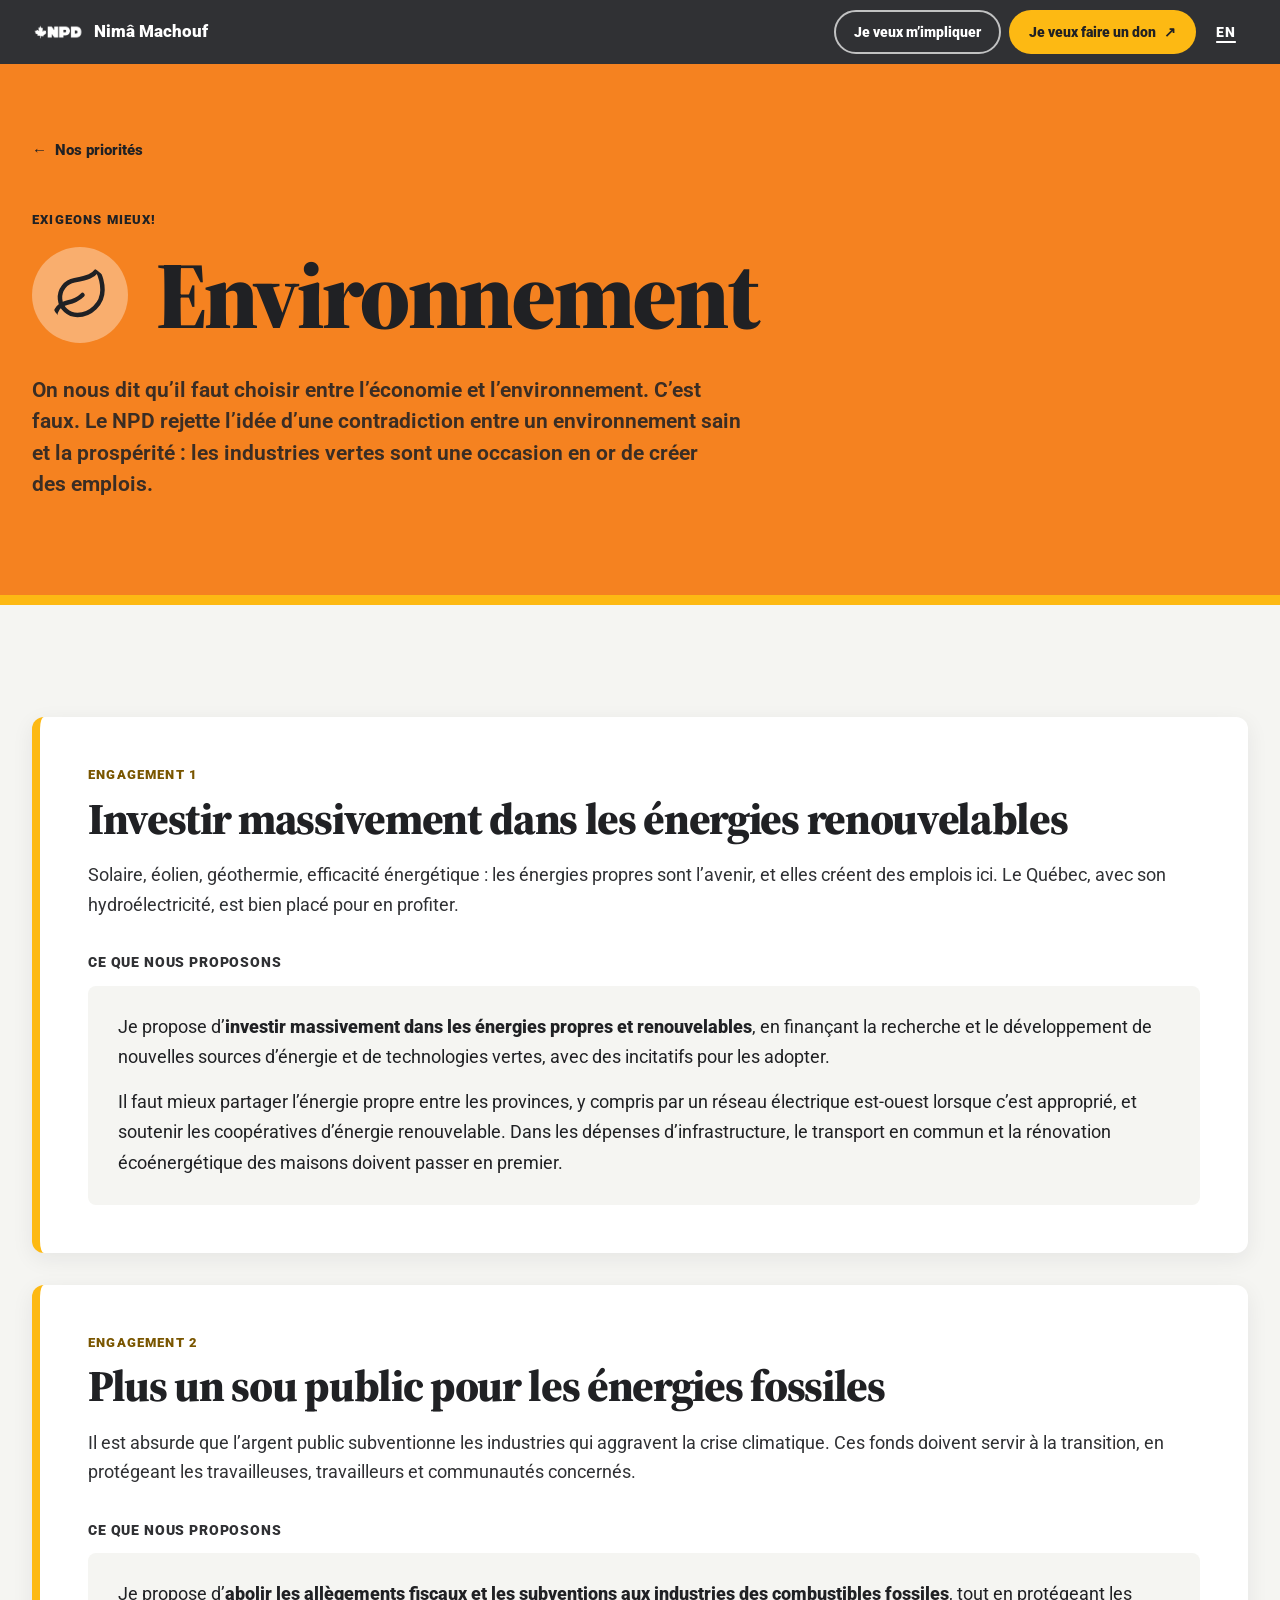
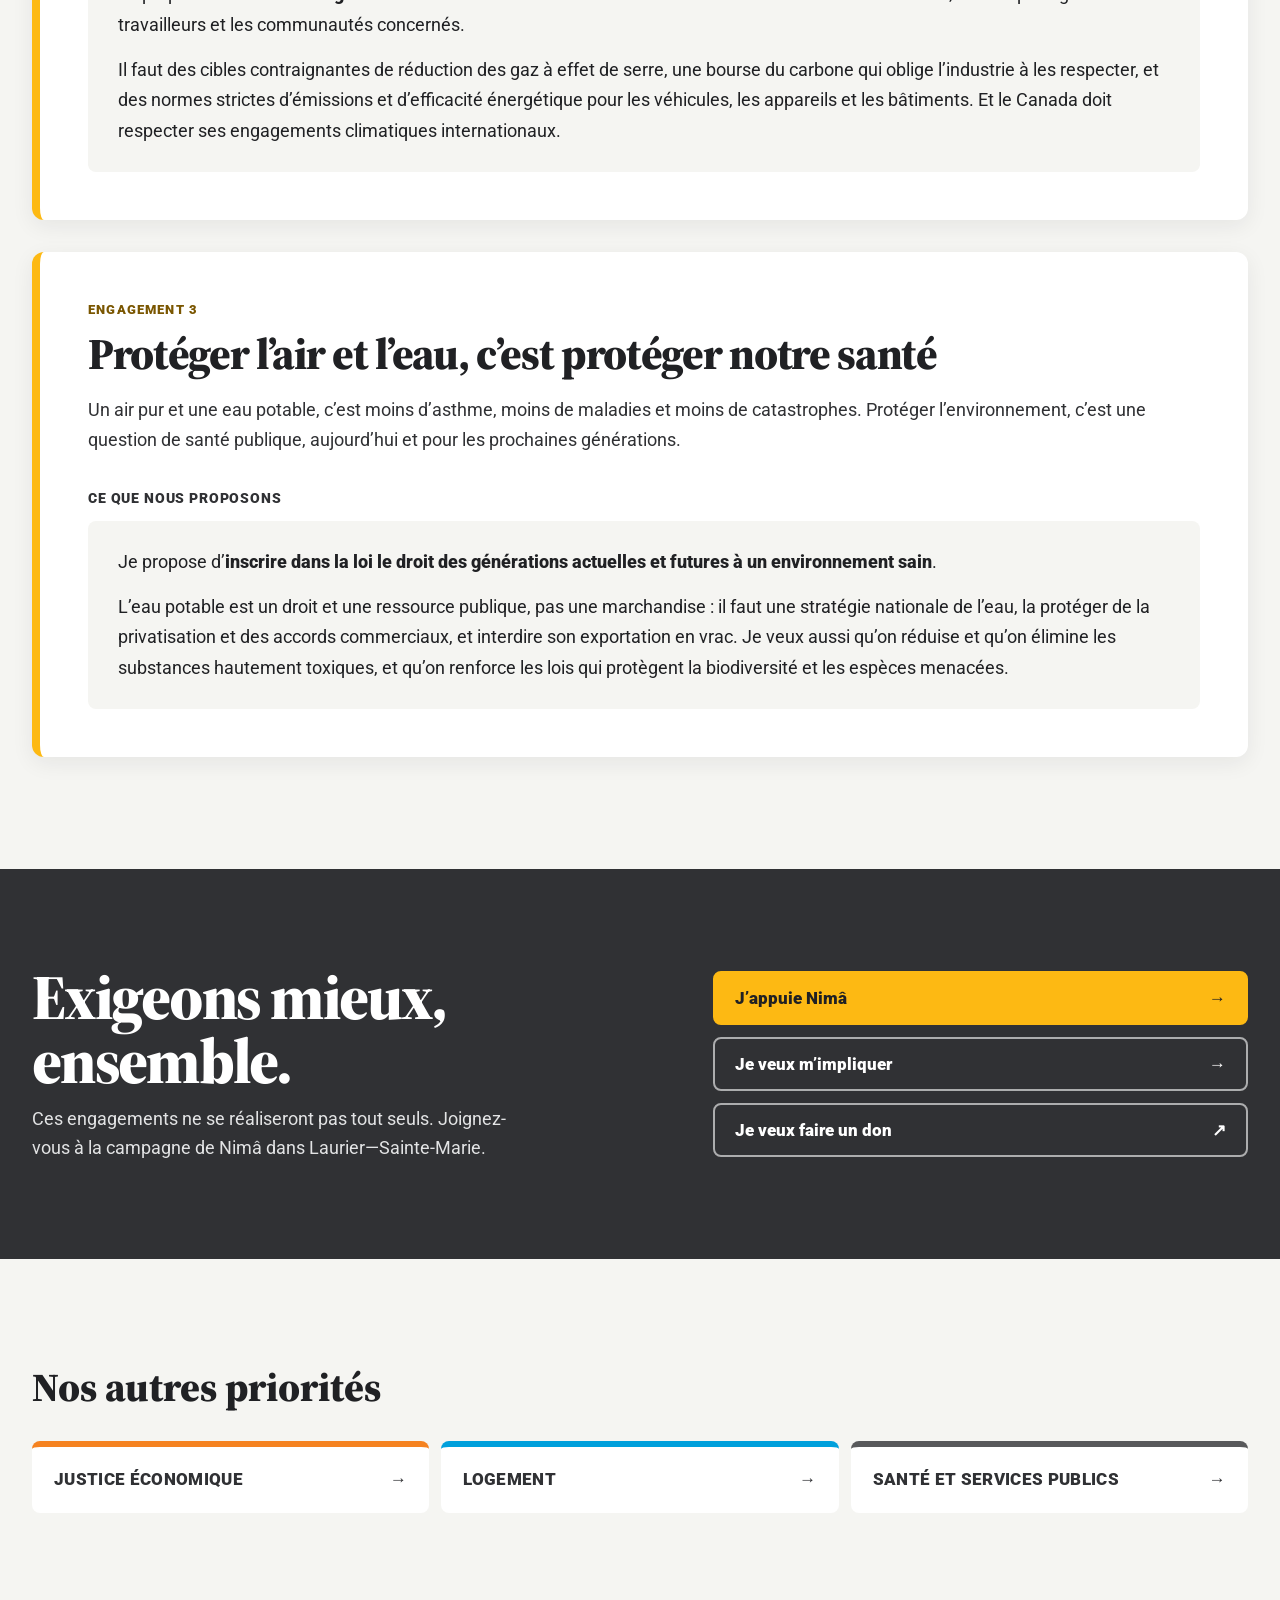
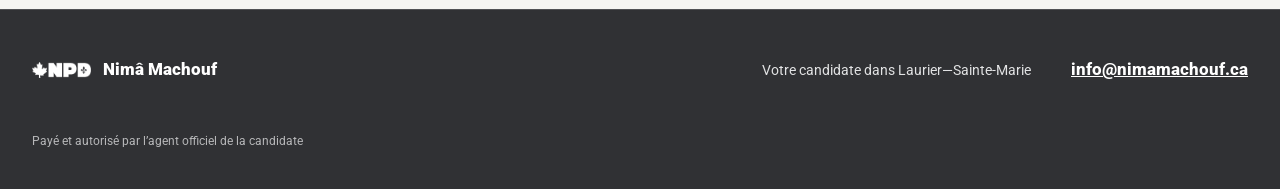
<file: environnement.html>
<!doctype html>
<html lang="fr-CA">
  <head>
    <meta charset="utf-8">
    <meta name="viewport" content="width=device-width, initial-scale=1, viewport-fit=cover">
    <meta name="theme-color" content="#F58220">
    <meta name="description" content="Énergies renouvelables, fin des subventions aux énergies fossiles, protection de l’air et de l’eau : les engagements de Nimâ Machouf et du NPD.">
    <meta property="og:site_name" content="Nimâ Machouf">
    <meta property="og:title" content="Environnement | Nimâ Machouf">
    <meta property="og:description" content="Énergies renouvelables, fin des subventions aux énergies fossiles, protection de l’air et de l’eau : les engagements de Nimâ Machouf et du NPD.">
    <meta property="og:type" content="website">
    <meta property="og:url" content="https://nimamachouf.ca/environnement.html">
    <meta property="og:locale" content="fr_CA">
    <meta property="og:image" content="https://nimamachouf.ca/assets/images/ogimage.webp">
    <meta property="og:image:alt" content="Nimâ Machouf, candidate du NPD dans Laurier—Sainte-Marie">
    <meta name="twitter:card" content="summary_large_image">
    <meta name="twitter:image" content="https://nimamachouf.ca/assets/images/ogimage.webp">
    <title>Environnement | Nimâ Machouf, NPD Laurier—Sainte-Marie</title>
    <link rel="canonical" href="https://nimamachouf.ca/environnement.html">
    <link rel="alternate" hreflang="fr-CA" href="https://nimamachouf.ca/environnement.html">
    <link rel="alternate" hreflang="en-CA" href="https://nimamachouf.ca/en/environment.html">
    <link rel="icon" href="assets/images/favicon_www_npd_ca_32x32.png" type="image/png" sizes="32x32">
    <link rel="preload" href="assets/fonts/roboto-latin.woff2" as="font" type="font/woff2" crossorigin>
    <link rel="preload" href="assets/fonts/source-serif-4-latin.woff2" as="font" type="font/woff2" crossorigin>
    <link rel="stylesheet" href="styles.css">
    <script src="script.js" defer></script>
  </head>
  <body class="theme-page" data-theme-accent="yellow">
    <a class="skip-link" href="#contenu">Aller au contenu</a>

    <header class="top-bar">
      <div class="top-bar-inner">
        <a class="top-bar-brand" href="index.html">
          <img src="assets/images/npd-white.png" width="1000" height="300" alt="NPD">
          <span>Nimâ Machouf</span>
        </a>
        <nav class="top-bar-actions" aria-label="Agir pour la campagne">
          <a class="top-button top-button-involve" href="impliquer.html">Je veux m’impliquer</a>
          <a class="top-button top-button-donate" href="https://actionnetwork.org/fundraising/faites-un-don-a-laurier-sainte-marie-du-npd-pour-batir-notre-fonds-de-campagne-locale?source=web" target="_blank" rel="noopener noreferrer">Je veux faire un don <span class="top-button-arrow" aria-hidden="true">↗</span></a>
          <a class="top-lang" href="en/environment.html" hreflang="en" lang="en" aria-label="English version">EN</a>
        </nav>
      </div>
    </header>

    <main id="contenu">
      <section class="theme-hero" aria-labelledby="theme-title">
        <div class="theme-hero-inner section-shell">
          <a class="theme-back" href="index.html#priorites"><span aria-hidden="true">←</span> Nos priorités</a>
          <p class="section-label" style="color: var(--ink)">Exigeons mieux!</p>
          <div class="theme-hero-title">
            <svg class="theme-hero-icon" aria-hidden="true" focusable="false" viewBox="0 0 24 24" fill="none" stroke="currentColor" stroke-width="1.8" stroke-linecap="round" stroke-linejoin="round"><path d="M11 20A7 7 0 0 1 9.8 6.1C15.5 5 17 4.48 19 2c1 2 2 4.18 2 8 0 5.5-4.78 10-10 10Z"></path><path d="M2 21c0-3 1.85-5.36 5.08-6C9.5 14.52 12 13 13 12"></path></svg>
            <h1 id="theme-title">Environnement</h1>
          </div>
          <p class="theme-lede">On nous dit qu’il faut choisir entre l’économie et l’environnement. C’est faux. Le NPD rejette l’idée d’une contradiction entre un environnement sain et la prospérité : les industries vertes sont une occasion en or de créer des emplois.</p>
        </div>
      </section>

      <div class="theme-main section-shell">
        <ol class="theme-commitments">
          <li class="commitment reveal">
            <span class="commitment-number">Engagement 1</span>
            <h2>Investir massivement dans les énergies renouvelables</h2>
            <p>Solaire, éolien, géothermie, efficacité énergétique : les énergies propres sont l’avenir, et elles créent des emplois ici. Le Québec, avec son hydroélectricité, est bien placé pour en profiter.</p>
            <h3>Ce que nous proposons</h3>
            <div class="proposal">
              <p>Je propose d’<strong>investir massivement dans les énergies propres et renouvelables</strong>, en finançant la recherche et le développement de nouvelles sources d’énergie et de technologies vertes, avec des incitatifs pour les adopter.</p>
              <p>Il faut mieux partager l’énergie propre entre les provinces, y compris par un réseau électrique est-ouest lorsque c’est approprié, et soutenir les coopératives d’énergie renouvelable. Dans les dépenses d’infrastructure, le transport en commun et la rénovation écoénergétique des maisons doivent passer en premier.</p>
            </div>
          </li>
          <li class="commitment reveal">
            <span class="commitment-number">Engagement 2</span>
            <h2>Plus un sou public pour les énergies fossiles</h2>
            <p>Il est absurde que l’argent public subventionne les industries qui aggravent la crise climatique. Ces fonds doivent servir à la transition, en protégeant les travailleuses, travailleurs et communautés concernés.</p>
            <h3>Ce que nous proposons</h3>
            <div class="proposal">
              <p>Je propose d’<strong>abolir les allègements fiscaux et les subventions aux industries des combustibles fossiles</strong>, tout en protégeant les travailleurs et les communautés concernés.</p>
              <p>Il faut des cibles contraignantes de réduction des gaz à effet de serre, une bourse du carbone qui oblige l’industrie à les respecter, et des normes strictes d’émissions et d’efficacité énergétique pour les véhicules, les appareils et les bâtiments. Et le Canada doit respecter ses engagements climatiques internationaux.</p>
            </div>
          </li>
          <li class="commitment reveal">
            <span class="commitment-number">Engagement 3</span>
            <h2>Protéger l’air et l’eau, c’est protéger notre santé</h2>
            <p>Un air pur et une eau potable, c’est moins d’asthme, moins de maladies et moins de catastrophes. Protéger l’environnement, c’est une question de santé publique, aujourd’hui et pour les prochaines générations.</p>
            <h3>Ce que nous proposons</h3>
            <div class="proposal">
              <p>Je propose d’<strong>inscrire dans la loi le droit des générations actuelles et futures à un environnement sain</strong>.</p>
              <p>L’eau potable est un droit et une ressource publique, pas une marchandise : il faut une stratégie nationale de l’eau, la protéger de la privatisation et des accords commerciaux, et interdire son exportation en vrac. Je veux aussi qu’on réduise et qu’on élimine les substances hautement toxiques, et qu’on renforce les lois qui protègent la biodiversité et les espèces menacées.</p>
            </div>
          </li>
        </ol>
      </div>

      <section class="theme-cta" aria-labelledby="cta-title">
        <div class="theme-cta-inner section-shell">
          <div>
            <h2 id="cta-title">Exigeons mieux, ensemble.</h2>
            <p>Ces engagements ne se réaliseront pas tout seuls. Joignez-vous à la campagne de Nimâ dans Laurier—Sainte-Marie.</p>
          </div>
          <div class="theme-cta-actions">
            <a class="is-primary" href="index.html#appuyer">J’appuie Nimâ <span aria-hidden="true">→</span></a>
            <a href="impliquer.html">Je veux m’impliquer <span aria-hidden="true">→</span></a>
            <a href="https://actionnetwork.org/fundraising/faites-un-don-a-laurier-sainte-marie-du-npd-pour-batir-notre-fonds-de-campagne-locale?source=web" target="_blank" rel="noopener noreferrer">Je veux faire un don <span aria-hidden="true">↗</span></a>
          </div>
        </div>
      </section>

      <nav class="theme-others section-shell" aria-labelledby="others-title">
        <h2 id="others-title">Nos autres priorités</h2>
        <div class="theme-others-grid">
          <a class="theme-other" href="justice-economique.html" style="--card-accent: var(--orange)">JUSTICE ÉCONOMIQUE <span aria-hidden="true">→</span></a>
          <a class="theme-other" href="logement.html" style="--card-accent: var(--blue)">LOGEMENT <span aria-hidden="true">→</span></a>
          <a class="theme-other" href="sante-services-publics.html" style="--card-accent: var(--charcoal)">SANTÉ ET SERVICES PUBLICS <span aria-hidden="true">→</span></a>
        </div>
      </nav>
    </main>

    <footer class="site-footer">
      <div class="footer-inner">
        <a class="footer-brand" href="index.html">
          <img src="assets/images/logoqc.png" width="298" height="78" loading="lazy" alt="NPD Québec">
          <span>Nimâ Machouf</span>
        </a>
        <p class="footer-tagline">Votre candidate dans Laurier—Sainte-Marie</p>
        <a href="mailto:info@nimamachouf.ca">info@nimamachouf.ca</a>
        <p class="footer-photo-credit">Payé et autorisé par l’agent officiel de la candidate</p>
      </div>
    </footer>

    <a class="mobile-support-cta" href="index.html#appuyer">J’APPUIE</a>
  </body>
</html>
</file>
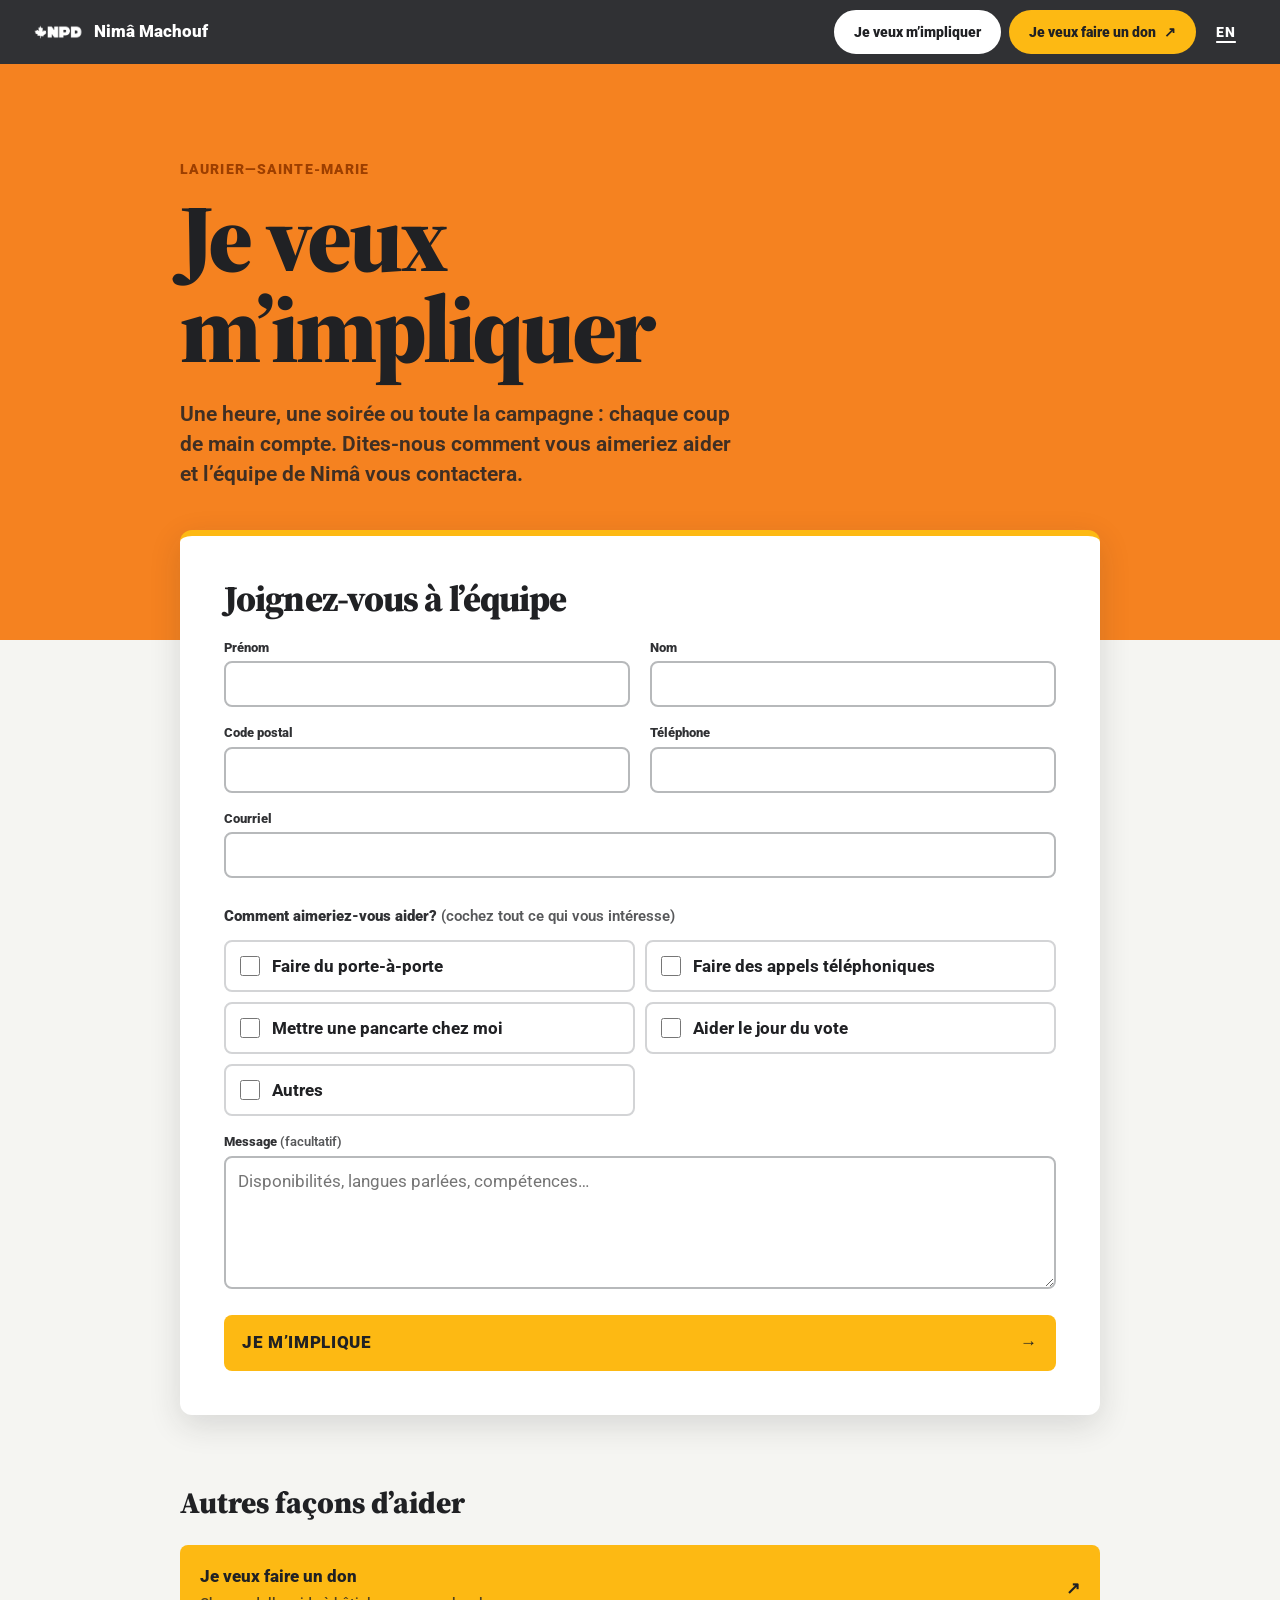
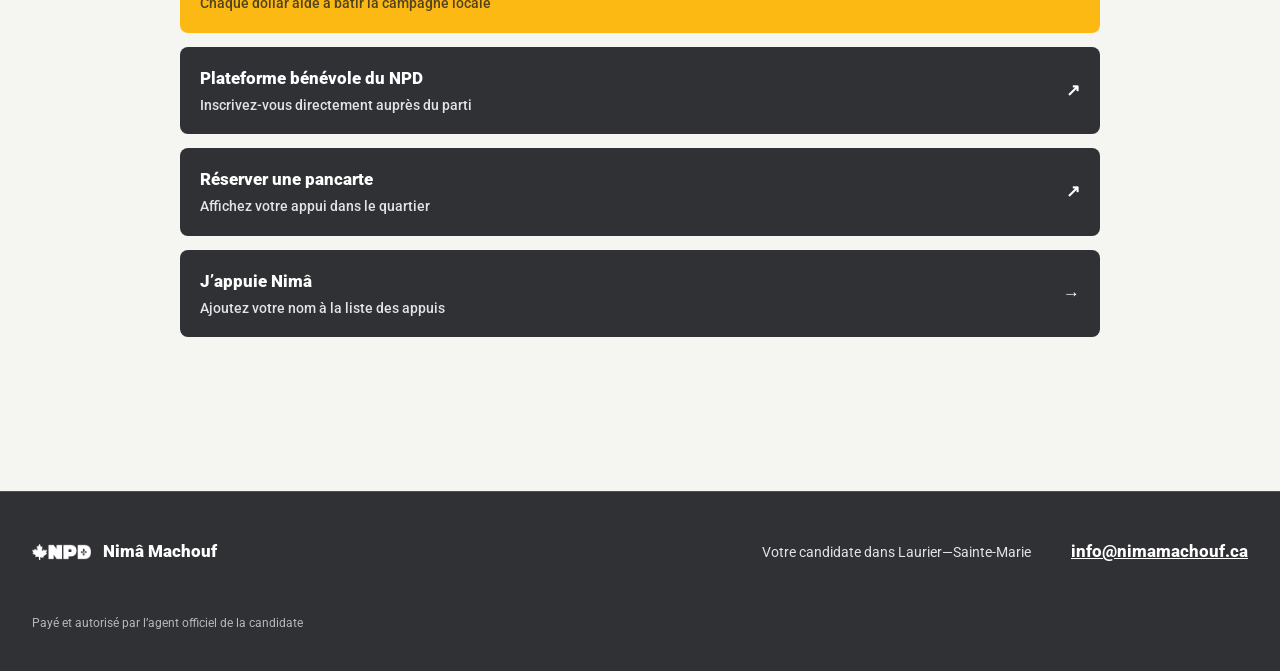
<file: impliquer.html>
<!doctype html>
<html lang="fr-CA">
  <head>
    <meta charset="utf-8">
    <meta name="viewport" content="width=device-width, initial-scale=1, viewport-fit=cover">
    <meta name="theme-color" content="#F58220">
    <meta name="description" content="Joignez-vous à l’équipe de Nimâ Machouf, candidate du NPD dans Laurier—Sainte-Marie : porte-à-porte, appels, pancartes, jour du vote.">
    <meta property="og:site_name" content="Nimâ Machouf">
    <meta property="og:title" content="Je veux m’impliquer | Nimâ Machouf">
    <meta property="og:description" content="Joignez-vous à la campagne de Nimâ Machouf dans Laurier—Sainte-Marie.">
    <meta property="og:type" content="website">
    <meta property="og:url" content="https://nimamachouf.ca/impliquer.html">
    <meta property="og:locale" content="fr_CA">
    <meta property="og:image" content="https://nimamachouf.ca/assets/images/ogimage.webp">
    <meta property="og:image:alt" content="Nimâ Machouf, candidate du NPD dans Laurier—Sainte-Marie">
    <meta name="twitter:card" content="summary_large_image">
    <meta name="twitter:image" content="https://nimamachouf.ca/assets/images/ogimage.webp">
    <title>Je veux m’impliquer | Nimâ Machouf, NPD Laurier—Sainte-Marie</title>
    <link rel="canonical" href="https://nimamachouf.ca/impliquer.html">
    <link rel="alternate" hreflang="fr-CA" href="https://nimamachouf.ca/impliquer.html">
    <link rel="alternate" hreflang="en-CA" href="https://nimamachouf.ca/en/get-involved.html">
    <link rel="icon" href="assets/images/favicon_www_npd_ca_32x32.png" type="image/png" sizes="32x32">
    <link rel="preload" href="assets/fonts/roboto-latin.woff2" as="font" type="font/woff2" crossorigin>
    <link rel="preload" href="assets/fonts/source-serif-4-latin.woff2" as="font" type="font/woff2" crossorigin>
    <link rel="stylesheet" href="styles.css">
    <script src="script.js" defer></script>
  </head>
  <body>
    <a class="skip-link" href="#contenu">Aller au contenu</a>

    <header class="top-bar">
      <div class="top-bar-inner">
        <a class="top-bar-brand" href="index.html">
          <img src="assets/images/npd-white.png" width="1000" height="300" alt="NPD">
          <span>Nimâ Machouf</span>
        </a>
        <nav class="top-bar-actions" aria-label="Agir pour la campagne">
          <a class="top-button top-button-involve" href="impliquer.html" aria-current="page">Je veux m’impliquer</a>
          <a class="top-button top-button-donate" href="https://actionnetwork.org/fundraising/faites-un-don-a-laurier-sainte-marie-du-npd-pour-batir-notre-fonds-de-campagne-locale?source=web" target="_blank" rel="noopener noreferrer">Je veux faire un don <span class="top-button-arrow" aria-hidden="true">↗</span></a>
          <a class="top-lang" href="en/get-involved.html" hreflang="en" lang="en" aria-label="English version">EN</a>
        </nav>
      </div>
    </header>

    <main id="contenu">
      <section class="involve-hero" aria-labelledby="involve-title">
        <div class="involve-hero-inner section-shell involve-layout">
          <p class="section-label">Laurier—Sainte-Marie</p>
          <h1 id="involve-title">Je veux m’impliquer</h1>
          <p class="involve-lede">Une heure, une soirée ou toute la campagne : chaque coup de main compte. Dites-nous comment vous aimeriez aider et l’équipe de Nimâ vous contactera.</p>
        </div>
      </section>

      <div class="involve-main section-shell involve-layout">
        <section class="involve-card" aria-labelledby="involve-form-title">
          <h2 id="involve-form-title">Joignez-vous à l’équipe</h2>
          <form class="support-form involve-form" action="https://api.staticforms.dev/submit" method="post" data-support-form novalidate
                data-sending-message="Envoi de votre inscription en cours…"
                data-success-message="Merci! Votre inscription a bien été transmise. L’équipe de Nimâ vous contactera bientôt.">
            <input type="hidden" name="apiKey" value="sf_9eded5563d6609dc47da6b12">
            <input type="hidden" name="subject" value="Nouveau bénévole pour Nimâ Machouf">
            <input type="hidden" name="type" value="Implication / bénévolat">
            <input class="form-honeypot" type="text" name="honeypot" tabindex="-1" autocomplete="off" aria-hidden="true">

            <div class="field">
              <label for="inv-first-name">Prénom</label>
              <input id="inv-first-name" name="first_name" type="text" autocomplete="given-name" required>
              <span class="field-error" aria-live="polite"></span>
            </div>
            <div class="field">
              <label for="inv-last-name">Nom</label>
              <input id="inv-last-name" name="last_name" type="text" autocomplete="family-name" required>
              <span class="field-error" aria-live="polite"></span>
            </div>
            <div class="field">
              <label for="inv-postal-code">Code postal</label>
              <input id="inv-postal-code" name="postal_code" type="text" autocomplete="postal-code" inputmode="text" maxlength="7" required>
              <span class="field-error" aria-live="polite"></span>
            </div>
            <div class="field">
              <label for="inv-phone">Téléphone</label>
              <input id="inv-phone" name="phone" type="tel" autocomplete="tel" inputmode="tel" required>
              <span class="field-error" aria-live="polite"></span>
            </div>
            <div class="field field-wide">
              <label for="inv-email">Courriel</label>
              <input id="inv-email" name="email" type="email" autocomplete="email" inputmode="email" required>
              <span class="field-error" aria-live="polite"></span>
            </div>

            <fieldset class="involve-fieldset">
              <legend>Comment aimeriez-vous aider? <span class="field-optional">(cochez tout ce qui vous intéresse)</span></legend>
              <div class="involve-options">
                <label class="involve-option"><input type="checkbox" name="porte_a_porte" value="Oui"> Faire du porte-à-porte</label>
                <label class="involve-option"><input type="checkbox" name="appels" value="Oui"> Faire des appels téléphoniques</label>
                <label class="involve-option"><input type="checkbox" name="pancarte" value="Oui"> Mettre une pancarte chez moi</label>
                <label class="involve-option"><input type="checkbox" name="jour_du_vote" value="Oui"> Aider le jour du vote</label>
                <label class="involve-option"><input type="checkbox" name="autres" value="Oui"> Autres</label>
              </div>
            </fieldset>

            <div class="field field-wide">
              <label for="inv-message">Message <span class="field-optional">(facultatif)</span></label>
              <textarea id="inv-message" name="message" rows="4" placeholder="Disponibilités, langues parlées, compétences…"></textarea>
            </div>

            <button class="submit-button" type="submit">
              <span>JE M’IMPLIQUE</span>
              <span aria-hidden="true">→</span>
            </button>
            <p class="form-status" role="status" aria-live="polite"></p>
          </form>
        </section>

        <section class="involve-links" aria-labelledby="involve-links-title">
          <h2 id="involve-links-title">Autres façons d’aider</h2>
          <a class="involve-link involve-link-donate" href="https://actionnetwork.org/fundraising/faites-un-don-a-laurier-sainte-marie-du-npd-pour-batir-notre-fonds-de-campagne-locale?source=web" target="_blank" rel="noopener noreferrer">
            <span>Je veux faire un don<small>Chaque dollar aide à bâtir la campagne locale</small></span>
            <span aria-hidden="true">↗</span>
          </a>
          <a class="involve-link" href="https://volunteer.ndp.ca/QLSM" target="_blank" rel="noopener noreferrer">
            <span>Plateforme bénévole du NPD<small>Inscrivez-vous directement auprès du parti</small></span>
            <span aria-hidden="true">↗</span>
          </a>
          <a class="involve-link" href="https://forms.gle/GeF9JepB5njVK2n58?_imcp=1" target="_blank" rel="noopener noreferrer">
            <span>Réserver une pancarte<small>Affichez votre appui dans le quartier</small></span>
            <span aria-hidden="true">↗</span>
          </a>
          <a class="involve-link" href="index.html#appuyer">
            <span>J’appuie Nimâ<small>Ajoutez votre nom à la liste des appuis</small></span>
            <span aria-hidden="true">→</span>
          </a>
        </section>
      </div>
    </main>

    <footer class="site-footer">
      <div class="footer-inner">
        <a class="footer-brand" href="index.html">
          <img src="assets/images/logoqc.png" width="298" height="78" loading="lazy" alt="NPD Québec">
          <span>Nimâ Machouf</span>
        </a>
        <p class="footer-tagline">Votre candidate dans Laurier—Sainte-Marie</p>
        <a href="mailto:info@nimamachouf.ca">info@nimamachouf.ca</a>
        <p class="footer-photo-credit">Payé et autorisé par l’agent officiel de la candidate</p>
      </div>
    </footer>
  </body>
</html>
</file>
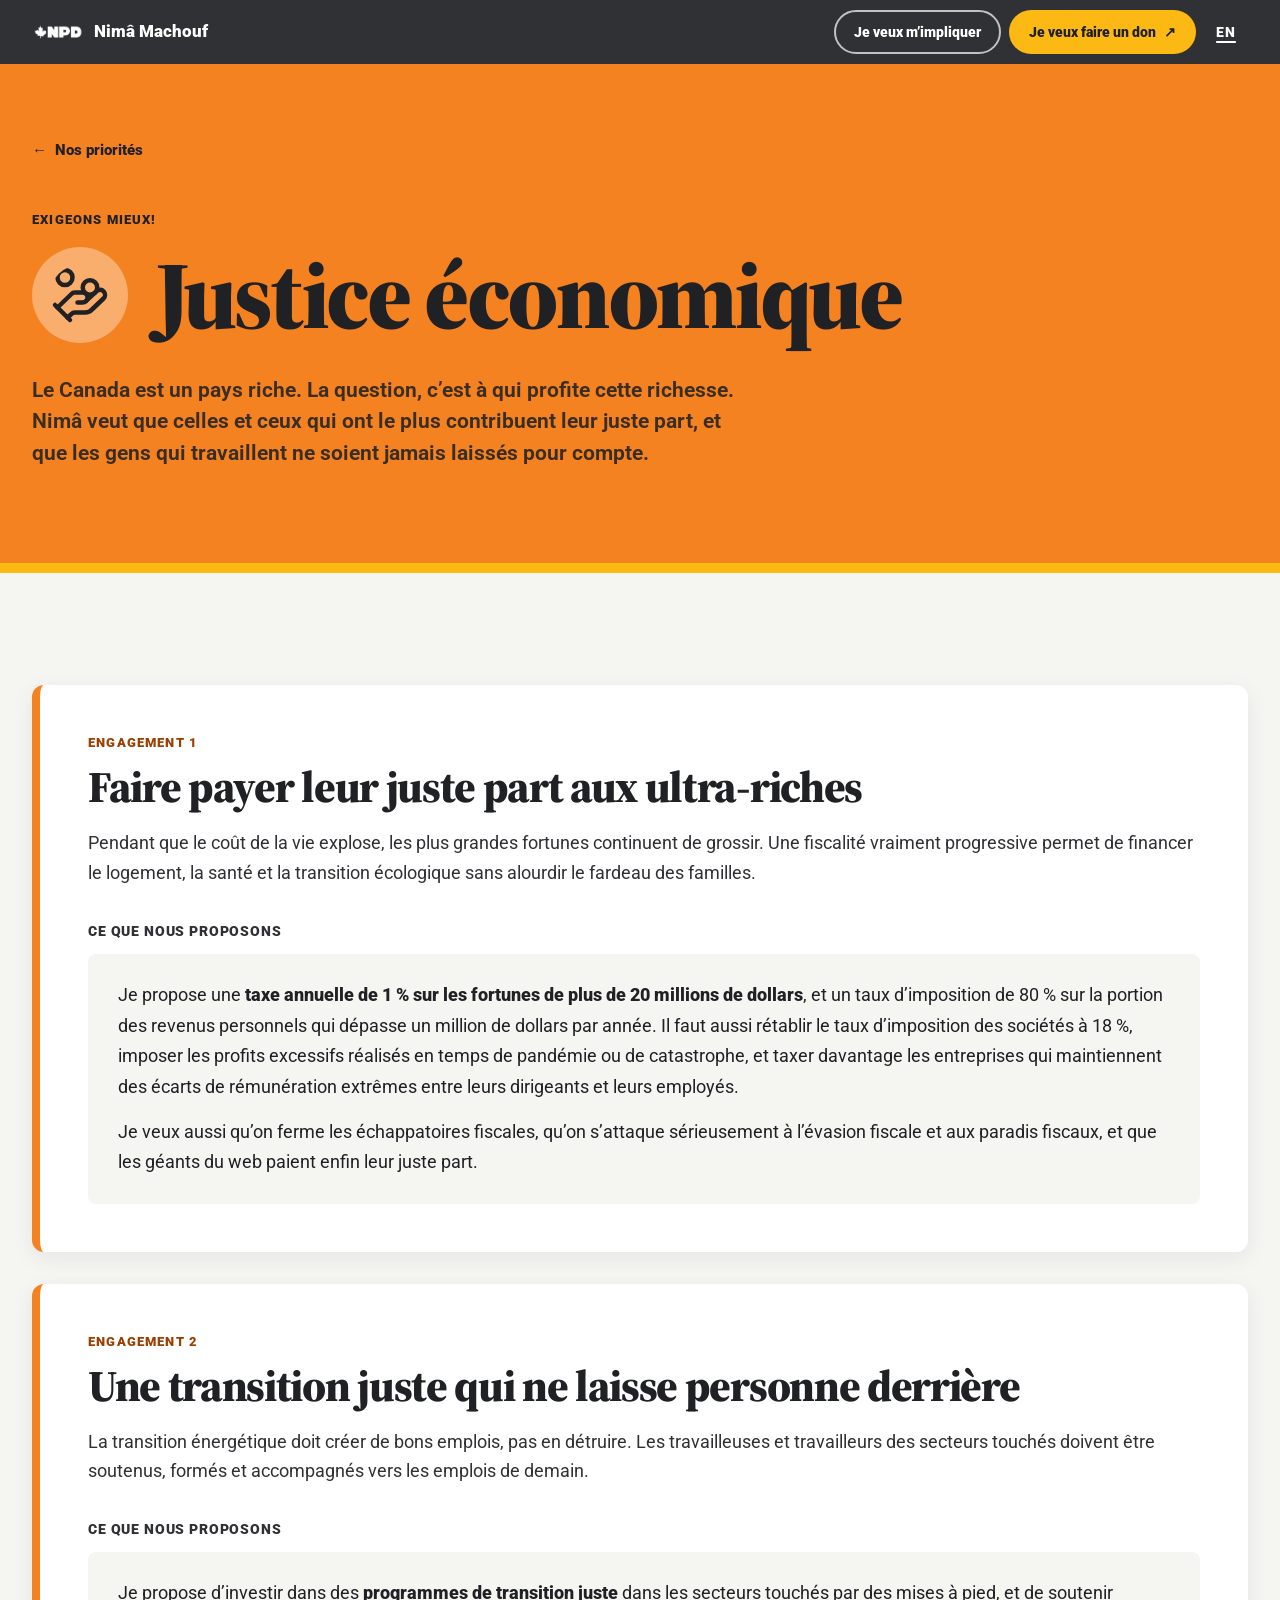
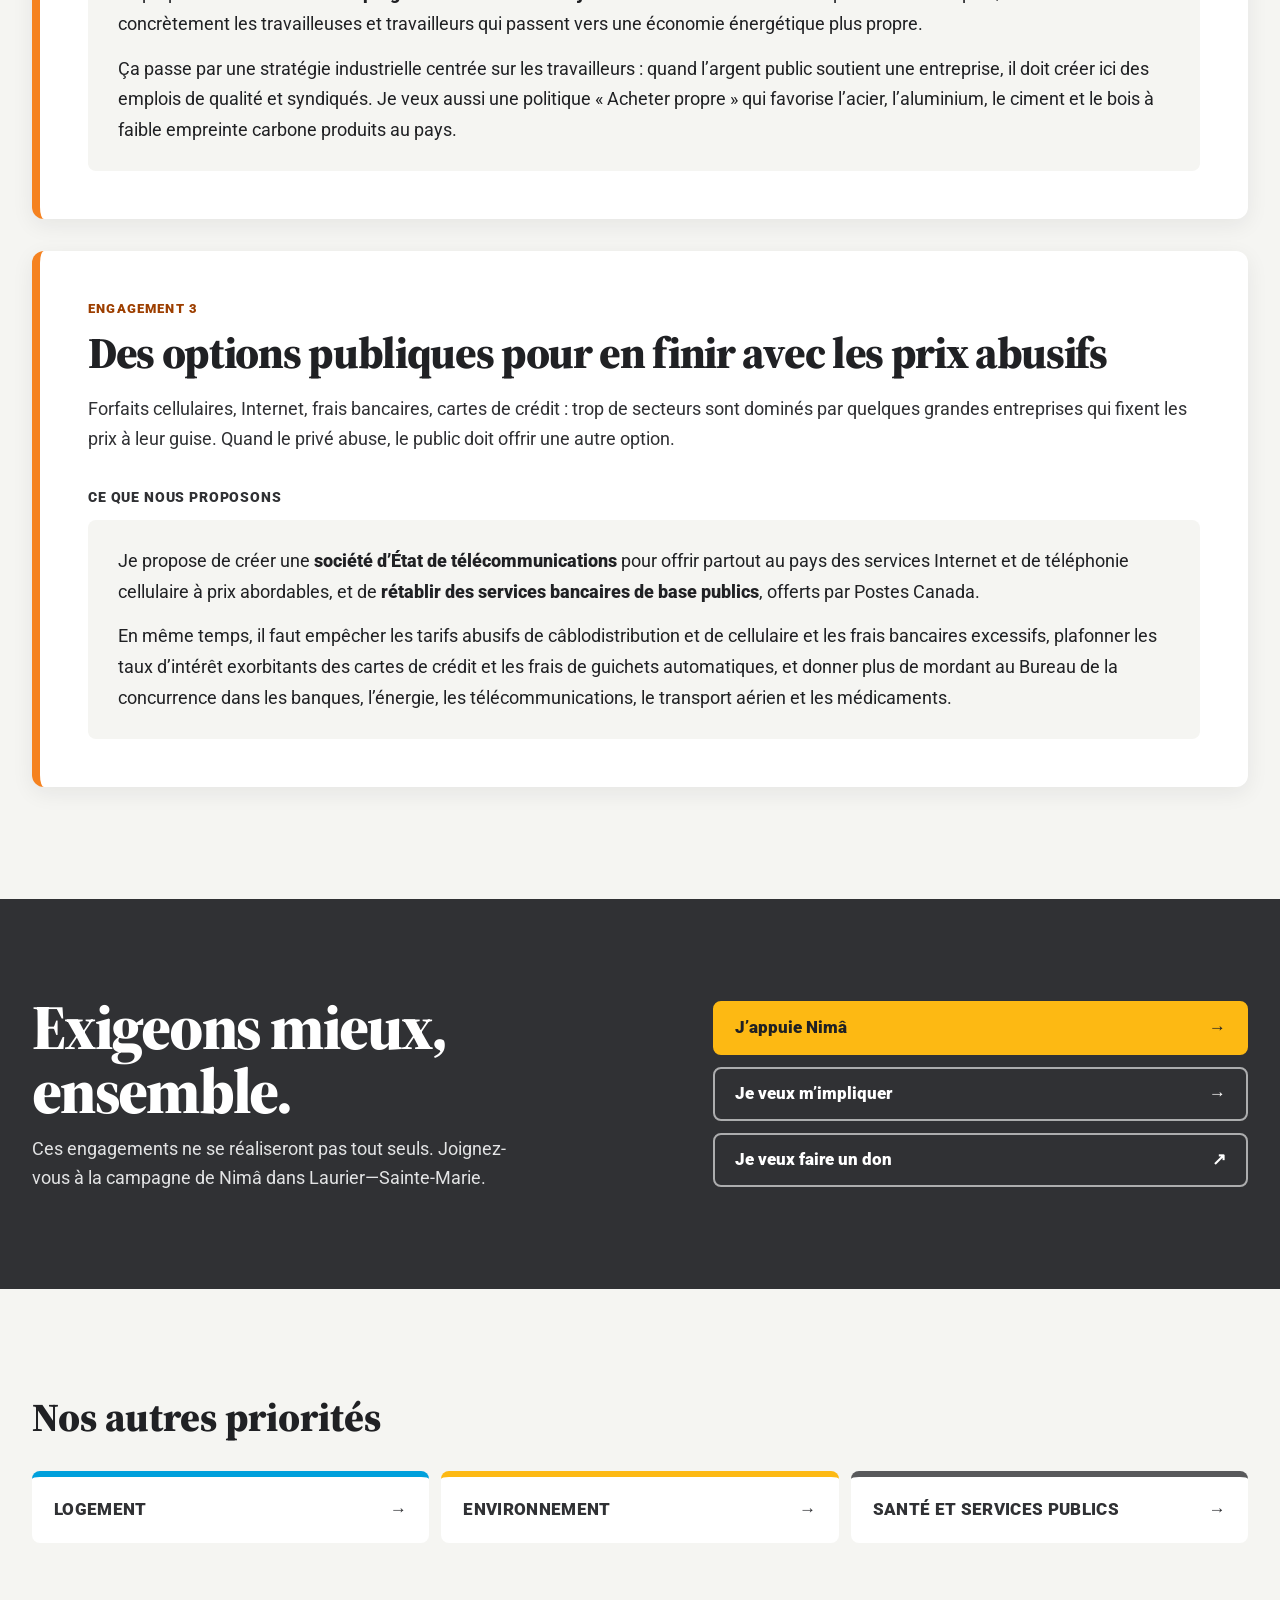
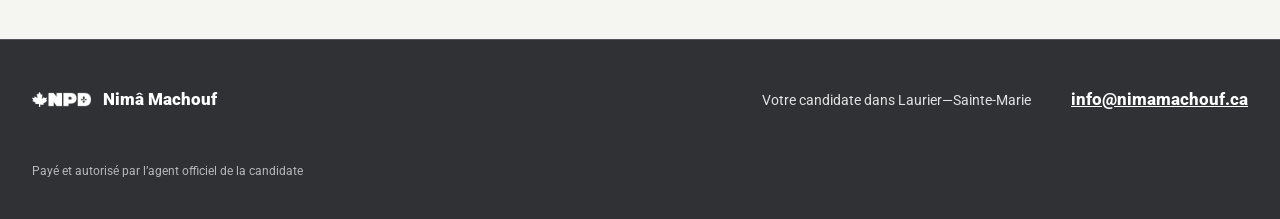
<file: justice-economique.html>
<!doctype html>
<html lang="fr-CA">
  <head>
    <meta charset="utf-8">
    <meta name="viewport" content="width=device-width, initial-scale=1, viewport-fit=cover">
    <meta name="theme-color" content="#F58220">
    <meta name="description" content="Faire payer leur juste part aux ultra-riches, une transition juste et des options publiques contre les prix abusifs : les engagements de Nimâ Machouf et du NPD.">
    <meta property="og:site_name" content="Nimâ Machouf">
    <meta property="og:title" content="Justice économique | Nimâ Machouf">
    <meta property="og:description" content="Faire payer leur juste part aux ultra-riches, une transition juste et des options publiques contre les prix abusifs : les engagements de Nimâ Machouf et du NPD.">
    <meta property="og:type" content="website">
    <meta property="og:url" content="https://nimamachouf.ca/justice-economique.html">
    <meta property="og:locale" content="fr_CA">
    <meta property="og:image" content="https://nimamachouf.ca/assets/images/ogimage.webp">
    <meta property="og:image:alt" content="Nimâ Machouf, candidate du NPD dans Laurier—Sainte-Marie">
    <meta name="twitter:card" content="summary_large_image">
    <meta name="twitter:image" content="https://nimamachouf.ca/assets/images/ogimage.webp">
    <title>Justice économique | Nimâ Machouf, NPD Laurier—Sainte-Marie</title>
    <link rel="canonical" href="https://nimamachouf.ca/justice-economique.html">
    <link rel="alternate" hreflang="fr-CA" href="https://nimamachouf.ca/justice-economique.html">
    <link rel="alternate" hreflang="en-CA" href="https://nimamachouf.ca/en/economic-justice.html">
    <link rel="icon" href="assets/images/favicon_www_npd_ca_32x32.png" type="image/png" sizes="32x32">
    <link rel="preload" href="assets/fonts/roboto-latin.woff2" as="font" type="font/woff2" crossorigin>
    <link rel="preload" href="assets/fonts/source-serif-4-latin.woff2" as="font" type="font/woff2" crossorigin>
    <link rel="stylesheet" href="styles.css">
    <script src="script.js" defer></script>
  </head>
  <body class="theme-page" data-theme-accent="orange">
    <a class="skip-link" href="#contenu">Aller au contenu</a>

    <header class="top-bar">
      <div class="top-bar-inner">
        <a class="top-bar-brand" href="index.html">
          <img src="assets/images/npd-white.png" width="1000" height="300" alt="NPD">
          <span>Nimâ Machouf</span>
        </a>
        <nav class="top-bar-actions" aria-label="Agir pour la campagne">
          <a class="top-button top-button-involve" href="impliquer.html">Je veux m’impliquer</a>
          <a class="top-button top-button-donate" href="https://actionnetwork.org/fundraising/faites-un-don-a-laurier-sainte-marie-du-npd-pour-batir-notre-fonds-de-campagne-locale?source=web" target="_blank" rel="noopener noreferrer">Je veux faire un don <span class="top-button-arrow" aria-hidden="true">↗</span></a>
          <a class="top-lang" href="en/economic-justice.html" hreflang="en" lang="en" aria-label="English version">EN</a>
        </nav>
      </div>
    </header>

    <main id="contenu">
      <section class="theme-hero" aria-labelledby="theme-title">
        <div class="theme-hero-inner section-shell">
          <a class="theme-back" href="index.html#priorites"><span aria-hidden="true">←</span> Nos priorités</a>
          <p class="section-label" style="color: var(--ink)">Exigeons mieux!</p>
          <div class="theme-hero-title">
            <svg class="theme-hero-icon" aria-hidden="true" focusable="false" viewBox="0 0 24 24" fill="none" stroke="currentColor" stroke-width="1.8" stroke-linecap="round" stroke-linejoin="round"><path d="M11 15h2a2 2 0 1 0 0-4h-3c-.6 0-1.1.2-1.4.6L3 17"></path><path d="m7 21 1.6-1.4c.3-.4.8-.6 1.4-.6h4c1.1 0 2.1-.4 2.8-1.2l4.6-4.4a2 2 0 0 0-2.75-2.91l-4.2 3.9"></path><path d="m2 16 6 6"></path><circle cx="16" cy="9" r="2.9"></circle><circle cx="6" cy="5" r="3"></circle></svg>
            <h1 id="theme-title">Justice économique</h1>
          </div>
          <p class="theme-lede">Le Canada est un pays riche. La question, c’est à qui profite cette richesse. Nimâ veut que celles et ceux qui ont le plus contribuent leur juste part, et que les gens qui travaillent ne soient jamais laissés pour compte.</p>
        </div>
      </section>

      <div class="theme-main section-shell">
        <ol class="theme-commitments">
          <li class="commitment reveal">
            <span class="commitment-number">Engagement 1</span>
            <h2>Faire payer leur juste part aux ultra-riches</h2>
            <p>Pendant que le coût de la vie explose, les plus grandes fortunes continuent de grossir. Une fiscalité vraiment progressive permet de financer le logement, la santé et la transition écologique sans alourdir le fardeau des familles.</p>
            <h3>Ce que nous proposons</h3>
            <div class="proposal">
              <p>Je propose une <strong>taxe annuelle de 1 % sur les fortunes de plus de 20 millions de dollars</strong>, et un taux d’imposition de 80 % sur la portion des revenus personnels qui dépasse un million de dollars par année. Il faut aussi rétablir le taux d’imposition des sociétés à 18 %, imposer les profits excessifs réalisés en temps de pandémie ou de catastrophe, et taxer davantage les entreprises qui maintiennent des écarts de rémunération extrêmes entre leurs dirigeants et leurs employés.</p>
              <p>Je veux aussi qu’on ferme les échappatoires fiscales, qu’on s’attaque sérieusement à l’évasion fiscale et aux paradis fiscaux, et que les géants du web paient enfin leur juste part.</p>
            </div>
          </li>
          <li class="commitment reveal">
            <span class="commitment-number">Engagement 2</span>
            <h2>Une transition juste qui ne laisse personne derrière</h2>
            <p>La transition énergétique doit créer de bons emplois, pas en détruire. Les travailleuses et travailleurs des secteurs touchés doivent être soutenus, formés et accompagnés vers les emplois de demain.</p>
            <h3>Ce que nous proposons</h3>
            <div class="proposal">
              <p>Je propose d’investir dans des <strong>programmes de transition juste</strong> dans les secteurs touchés par des mises à pied, et de soutenir concrètement les travailleuses et travailleurs qui passent vers une économie énergétique plus propre.</p>
              <p>Ça passe par une stratégie industrielle centrée sur les travailleurs : quand l’argent public soutient une entreprise, il doit créer ici des emplois de qualité et syndiqués. Je veux aussi une politique « Acheter propre » qui favorise l’acier, l’aluminium, le ciment et le bois à faible empreinte carbone produits au pays.</p>
            </div>
          </li>
          <li class="commitment reveal">
            <span class="commitment-number">Engagement 3</span>
            <h2>Des options publiques pour en finir avec les prix abusifs</h2>
            <p>Forfaits cellulaires, Internet, frais bancaires, cartes de crédit : trop de secteurs sont dominés par quelques grandes entreprises qui fixent les prix à leur guise. Quand le privé abuse, le public doit offrir une autre option.</p>
            <h3>Ce que nous proposons</h3>
            <div class="proposal">
              <p>Je propose de créer une <strong>société d’État de télécommunications</strong> pour offrir partout au pays des services Internet et de téléphonie cellulaire à prix abordables, et de <strong>rétablir des services bancaires de base publics</strong>, offerts par Postes Canada.</p>
              <p>En même temps, il faut empêcher les tarifs abusifs de câblodistribution et de cellulaire et les frais bancaires excessifs, plafonner les taux d’intérêt exorbitants des cartes de crédit et les frais de guichets automatiques, et donner plus de mordant au Bureau de la concurrence dans les banques, l’énergie, les télécommunications, le transport aérien et les médicaments.</p>
            </div>
          </li>
        </ol>
      </div>

      <section class="theme-cta" aria-labelledby="cta-title">
        <div class="theme-cta-inner section-shell">
          <div>
            <h2 id="cta-title">Exigeons mieux, ensemble.</h2>
            <p>Ces engagements ne se réaliseront pas tout seuls. Joignez-vous à la campagne de Nimâ dans Laurier—Sainte-Marie.</p>
          </div>
          <div class="theme-cta-actions">
            <a class="is-primary" href="index.html#appuyer">J’appuie Nimâ <span aria-hidden="true">→</span></a>
            <a href="impliquer.html">Je veux m’impliquer <span aria-hidden="true">→</span></a>
            <a href="https://actionnetwork.org/fundraising/faites-un-don-a-laurier-sainte-marie-du-npd-pour-batir-notre-fonds-de-campagne-locale?source=web" target="_blank" rel="noopener noreferrer">Je veux faire un don <span aria-hidden="true">↗</span></a>
          </div>
        </div>
      </section>

      <nav class="theme-others section-shell" aria-labelledby="others-title">
        <h2 id="others-title">Nos autres priorités</h2>
        <div class="theme-others-grid">
          <a class="theme-other" href="logement.html" style="--card-accent: var(--blue)">LOGEMENT <span aria-hidden="true">→</span></a>
          <a class="theme-other" href="environnement.html" style="--card-accent: var(--yellow)">ENVIRONNEMENT <span aria-hidden="true">→</span></a>
          <a class="theme-other" href="sante-services-publics.html" style="--card-accent: var(--charcoal)">SANTÉ ET SERVICES PUBLICS <span aria-hidden="true">→</span></a>
        </div>
      </nav>
    </main>

    <footer class="site-footer">
      <div class="footer-inner">
        <a class="footer-brand" href="index.html">
          <img src="assets/images/logoqc.png" width="298" height="78" loading="lazy" alt="NPD Québec">
          <span>Nimâ Machouf</span>
        </a>
        <p class="footer-tagline">Votre candidate dans Laurier—Sainte-Marie</p>
        <a href="mailto:info@nimamachouf.ca">info@nimamachouf.ca</a>
        <p class="footer-photo-credit">Payé et autorisé par l’agent officiel de la candidate</p>
      </div>
    </footer>

    <a class="mobile-support-cta" href="index.html#appuyer">J’APPUIE</a>
  </body>
</html>
</file>
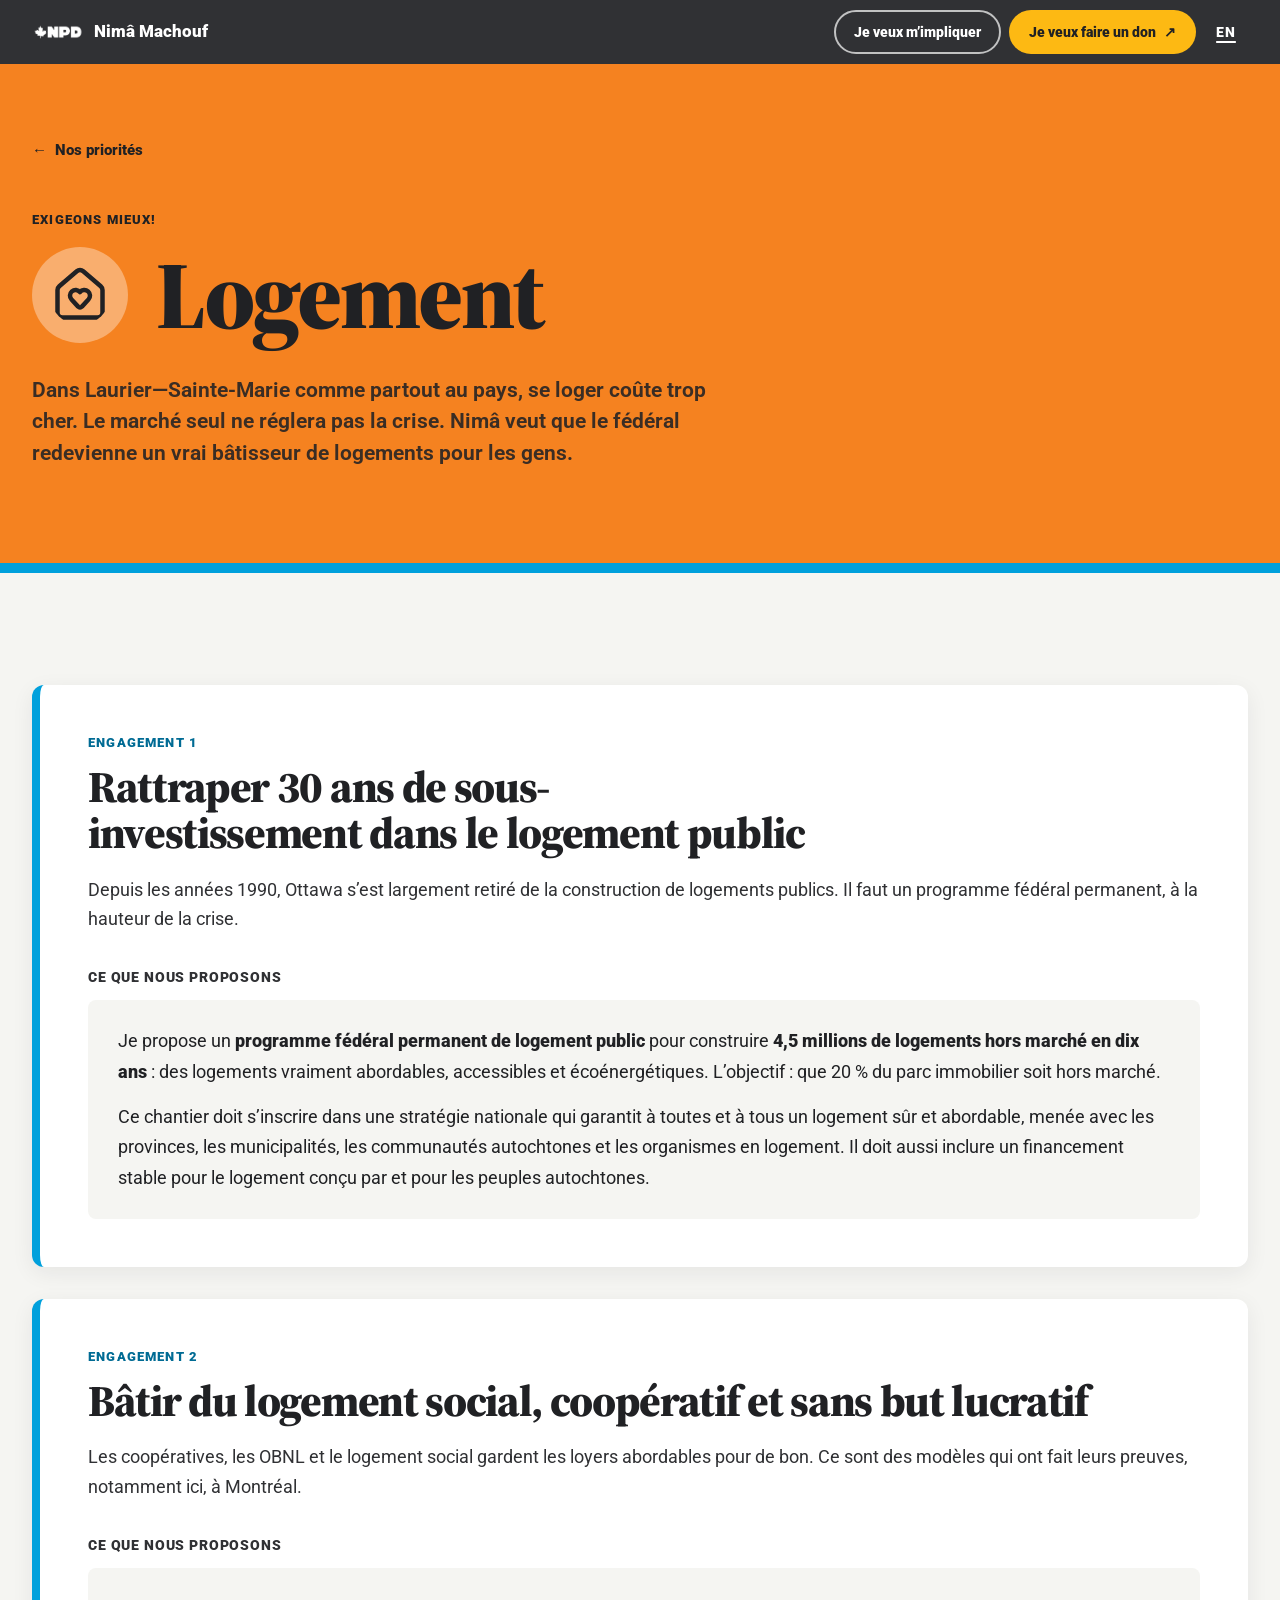
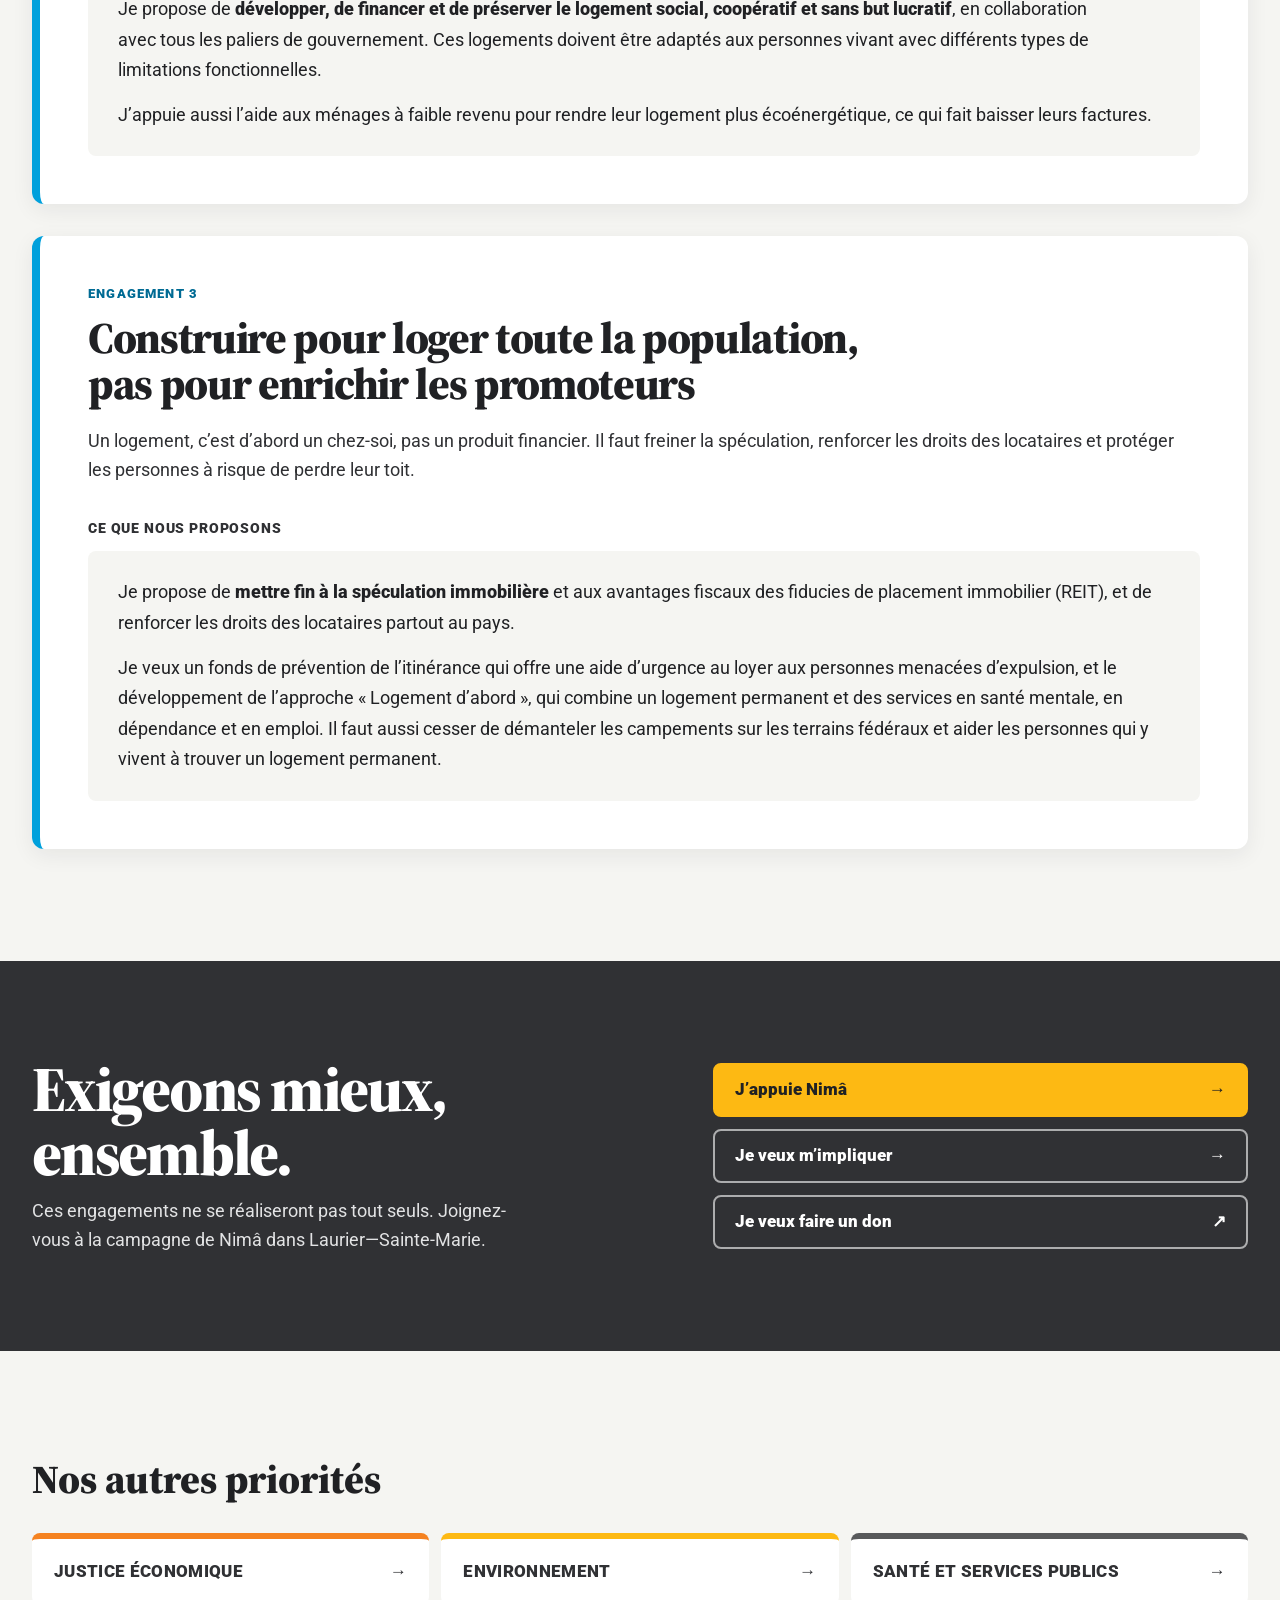
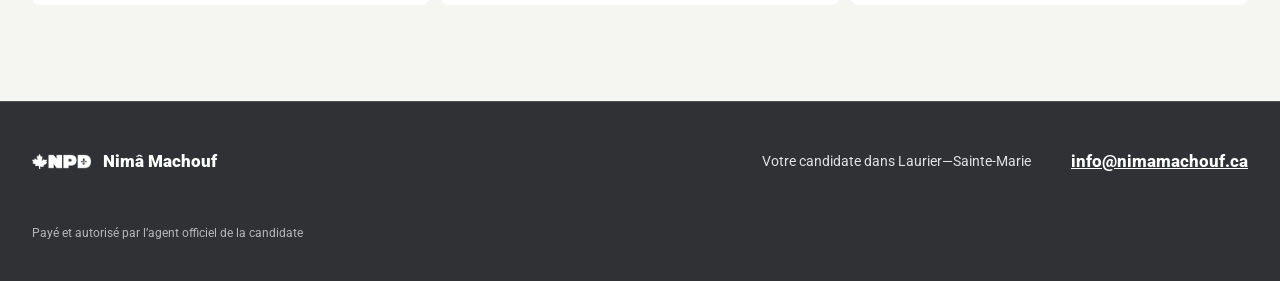
<file: logement.html>
<!doctype html>
<html lang="fr-CA">
  <head>
    <meta charset="utf-8">
    <meta name="viewport" content="width=device-width, initial-scale=1, viewport-fit=cover">
    <meta name="theme-color" content="#F58220">
    <meta name="description" content="Logement public, social, coopératif et sans but lucratif : les engagements de Nimâ Machouf et du NPD pour se loger dignement.">
    <meta property="og:site_name" content="Nimâ Machouf">
    <meta property="og:title" content="Logement | Nimâ Machouf">
    <meta property="og:description" content="Logement public, social, coopératif et sans but lucratif : les engagements de Nimâ Machouf et du NPD pour se loger dignement.">
    <meta property="og:type" content="website">
    <meta property="og:url" content="https://nimamachouf.ca/logement.html">
    <meta property="og:locale" content="fr_CA">
    <meta property="og:image" content="https://nimamachouf.ca/assets/images/ogimage.webp">
    <meta property="og:image:alt" content="Nimâ Machouf, candidate du NPD dans Laurier—Sainte-Marie">
    <meta name="twitter:card" content="summary_large_image">
    <meta name="twitter:image" content="https://nimamachouf.ca/assets/images/ogimage.webp">
    <title>Logement | Nimâ Machouf, NPD Laurier—Sainte-Marie</title>
    <link rel="canonical" href="https://nimamachouf.ca/logement.html">
    <link rel="alternate" hreflang="fr-CA" href="https://nimamachouf.ca/logement.html">
    <link rel="alternate" hreflang="en-CA" href="https://nimamachouf.ca/en/housing.html">
    <link rel="icon" href="assets/images/favicon_www_npd_ca_32x32.png" type="image/png" sizes="32x32">
    <link rel="preload" href="assets/fonts/roboto-latin.woff2" as="font" type="font/woff2" crossorigin>
    <link rel="preload" href="assets/fonts/source-serif-4-latin.woff2" as="font" type="font/woff2" crossorigin>
    <link rel="stylesheet" href="styles.css">
    <script src="script.js" defer></script>
  </head>
  <body class="theme-page" data-theme-accent="blue">
    <a class="skip-link" href="#contenu">Aller au contenu</a>

    <header class="top-bar">
      <div class="top-bar-inner">
        <a class="top-bar-brand" href="index.html">
          <img src="assets/images/npd-white.png" width="1000" height="300" alt="NPD">
          <span>Nimâ Machouf</span>
        </a>
        <nav class="top-bar-actions" aria-label="Agir pour la campagne">
          <a class="top-button top-button-involve" href="impliquer.html">Je veux m’impliquer</a>
          <a class="top-button top-button-donate" href="https://actionnetwork.org/fundraising/faites-un-don-a-laurier-sainte-marie-du-npd-pour-batir-notre-fonds-de-campagne-locale?source=web" target="_blank" rel="noopener noreferrer">Je veux faire un don <span class="top-button-arrow" aria-hidden="true">↗</span></a>
          <a class="top-lang" href="en/housing.html" hreflang="en" lang="en" aria-label="English version">EN</a>
        </nav>
      </div>
    </header>

    <main id="contenu">
      <section class="theme-hero" aria-labelledby="theme-title">
        <div class="theme-hero-inner section-shell">
          <a class="theme-back" href="index.html#priorites"><span aria-hidden="true">←</span> Nos priorités</a>
          <p class="section-label" style="color: var(--ink)">Exigeons mieux!</p>
          <div class="theme-hero-title">
            <svg class="theme-hero-icon" aria-hidden="true" focusable="false" viewBox="0 0 24 24" fill="none" stroke="currentColor" stroke-width="1.8" stroke-linecap="round" stroke-linejoin="round"><path d="M8.62 13.8A2.25 2.25 0 1 1 12 10.836a2.25 2.25 0 1 1 3.38 2.966l-2.626 2.856a.998.998 0 0 1-1.507 0z"></path><path d="M3 10a2 2 0 0 1 .709-1.528l7-6a2 2 0 0 1 2.582 0l7 6A2 2 0 0 1 21 10v9a2 2 0 0 1-2 2H5a2 2 0 0 1-2-2z"></path></svg>
            <h1 id="theme-title">Logement</h1>
          </div>
          <p class="theme-lede">Dans Laurier—Sainte-Marie comme partout au pays, se loger coûte trop cher. Le marché seul ne réglera pas la crise. Nimâ veut que le fédéral redevienne un vrai bâtisseur de logements pour les gens.</p>
        </div>
      </section>

      <div class="theme-main section-shell">
        <ol class="theme-commitments">
          <li class="commitment reveal">
            <span class="commitment-number">Engagement 1</span>
            <h2>Rattraper 30 ans de sous-investissement dans le logement public</h2>
            <p>Depuis les années 1990, Ottawa s’est largement retiré de la construction de logements publics. Il faut un programme fédéral permanent, à la hauteur de la crise.</p>
            <h3>Ce que nous proposons</h3>
            <div class="proposal">
              <p>Je propose un <strong>programme fédéral permanent de logement public</strong> pour construire <strong>4,5 millions de logements hors marché en dix ans</strong> : des logements vraiment abordables, accessibles et écoénergétiques. L’objectif : que 20 % du parc immobilier soit hors marché.</p>
              <p>Ce chantier doit s’inscrire dans une stratégie nationale qui garantit à toutes et à tous un logement sûr et abordable, menée avec les provinces, les municipalités, les communautés autochtones et les organismes en logement. Il doit aussi inclure un financement stable pour le logement conçu par et pour les peuples autochtones.</p>
            </div>
          </li>
          <li class="commitment reveal">
            <span class="commitment-number">Engagement 2</span>
            <h2>Bâtir du logement social, coopératif et sans but lucratif</h2>
            <p>Les coopératives, les OBNL et le logement social gardent les loyers abordables pour de bon. Ce sont des modèles qui ont fait leurs preuves, notamment ici, à Montréal.</p>
            <h3>Ce que nous proposons</h3>
            <div class="proposal">
              <p>Je propose de <strong>développer, de financer et de préserver le logement social, coopératif et sans but lucratif</strong>, en collaboration avec tous les paliers de gouvernement. Ces logements doivent être adaptés aux personnes vivant avec différents types de limitations fonctionnelles.</p>
              <p>J’appuie aussi l’aide aux ménages à faible revenu pour rendre leur logement plus écoénergétique, ce qui fait baisser leurs factures.</p>
            </div>
          </li>
          <li class="commitment reveal">
            <span class="commitment-number">Engagement 3</span>
            <h2>Construire pour loger toute la population, pas pour enrichir les promoteurs</h2>
            <p>Un logement, c’est d’abord un chez-soi, pas un produit financier. Il faut freiner la spéculation, renforcer les droits des locataires et protéger les personnes à risque de perdre leur toit.</p>
            <h3>Ce que nous proposons</h3>
            <div class="proposal">
              <p>Je propose de <strong>mettre fin à la spéculation immobilière</strong> et aux avantages fiscaux des fiducies de placement immobilier (REIT), et de renforcer les droits des locataires partout au pays.</p>
              <p>Je veux un fonds de prévention de l’itinérance qui offre une aide d’urgence au loyer aux personnes menacées d’expulsion, et le développement de l’approche « Logement d’abord », qui combine un logement permanent et des services en santé mentale, en dépendance et en emploi. Il faut aussi cesser de démanteler les campements sur les terrains fédéraux et aider les personnes qui y vivent à trouver un logement permanent.</p>
            </div>
          </li>
        </ol>
      </div>

      <section class="theme-cta" aria-labelledby="cta-title">
        <div class="theme-cta-inner section-shell">
          <div>
            <h2 id="cta-title">Exigeons mieux, ensemble.</h2>
            <p>Ces engagements ne se réaliseront pas tout seuls. Joignez-vous à la campagne de Nimâ dans Laurier—Sainte-Marie.</p>
          </div>
          <div class="theme-cta-actions">
            <a class="is-primary" href="index.html#appuyer">J’appuie Nimâ <span aria-hidden="true">→</span></a>
            <a href="impliquer.html">Je veux m’impliquer <span aria-hidden="true">→</span></a>
            <a href="https://actionnetwork.org/fundraising/faites-un-don-a-laurier-sainte-marie-du-npd-pour-batir-notre-fonds-de-campagne-locale?source=web" target="_blank" rel="noopener noreferrer">Je veux faire un don <span aria-hidden="true">↗</span></a>
          </div>
        </div>
      </section>

      <nav class="theme-others section-shell" aria-labelledby="others-title">
        <h2 id="others-title">Nos autres priorités</h2>
        <div class="theme-others-grid">
          <a class="theme-other" href="justice-economique.html" style="--card-accent: var(--orange)">JUSTICE ÉCONOMIQUE <span aria-hidden="true">→</span></a>
          <a class="theme-other" href="environnement.html" style="--card-accent: var(--yellow)">ENVIRONNEMENT <span aria-hidden="true">→</span></a>
          <a class="theme-other" href="sante-services-publics.html" style="--card-accent: var(--charcoal)">SANTÉ ET SERVICES PUBLICS <span aria-hidden="true">→</span></a>
        </div>
      </nav>
    </main>

    <footer class="site-footer">
      <div class="footer-inner">
        <a class="footer-brand" href="index.html">
          <img src="assets/images/logoqc.png" width="298" height="78" loading="lazy" alt="NPD Québec">
          <span>Nimâ Machouf</span>
        </a>
        <p class="footer-tagline">Votre candidate dans Laurier—Sainte-Marie</p>
        <a href="mailto:info@nimamachouf.ca">info@nimamachouf.ca</a>
        <p class="footer-photo-credit">Payé et autorisé par l’agent officiel de la candidate</p>
      </div>
    </footer>

    <a class="mobile-support-cta" href="index.html#appuyer">J’APPUIE</a>
  </body>
</html>
</file>
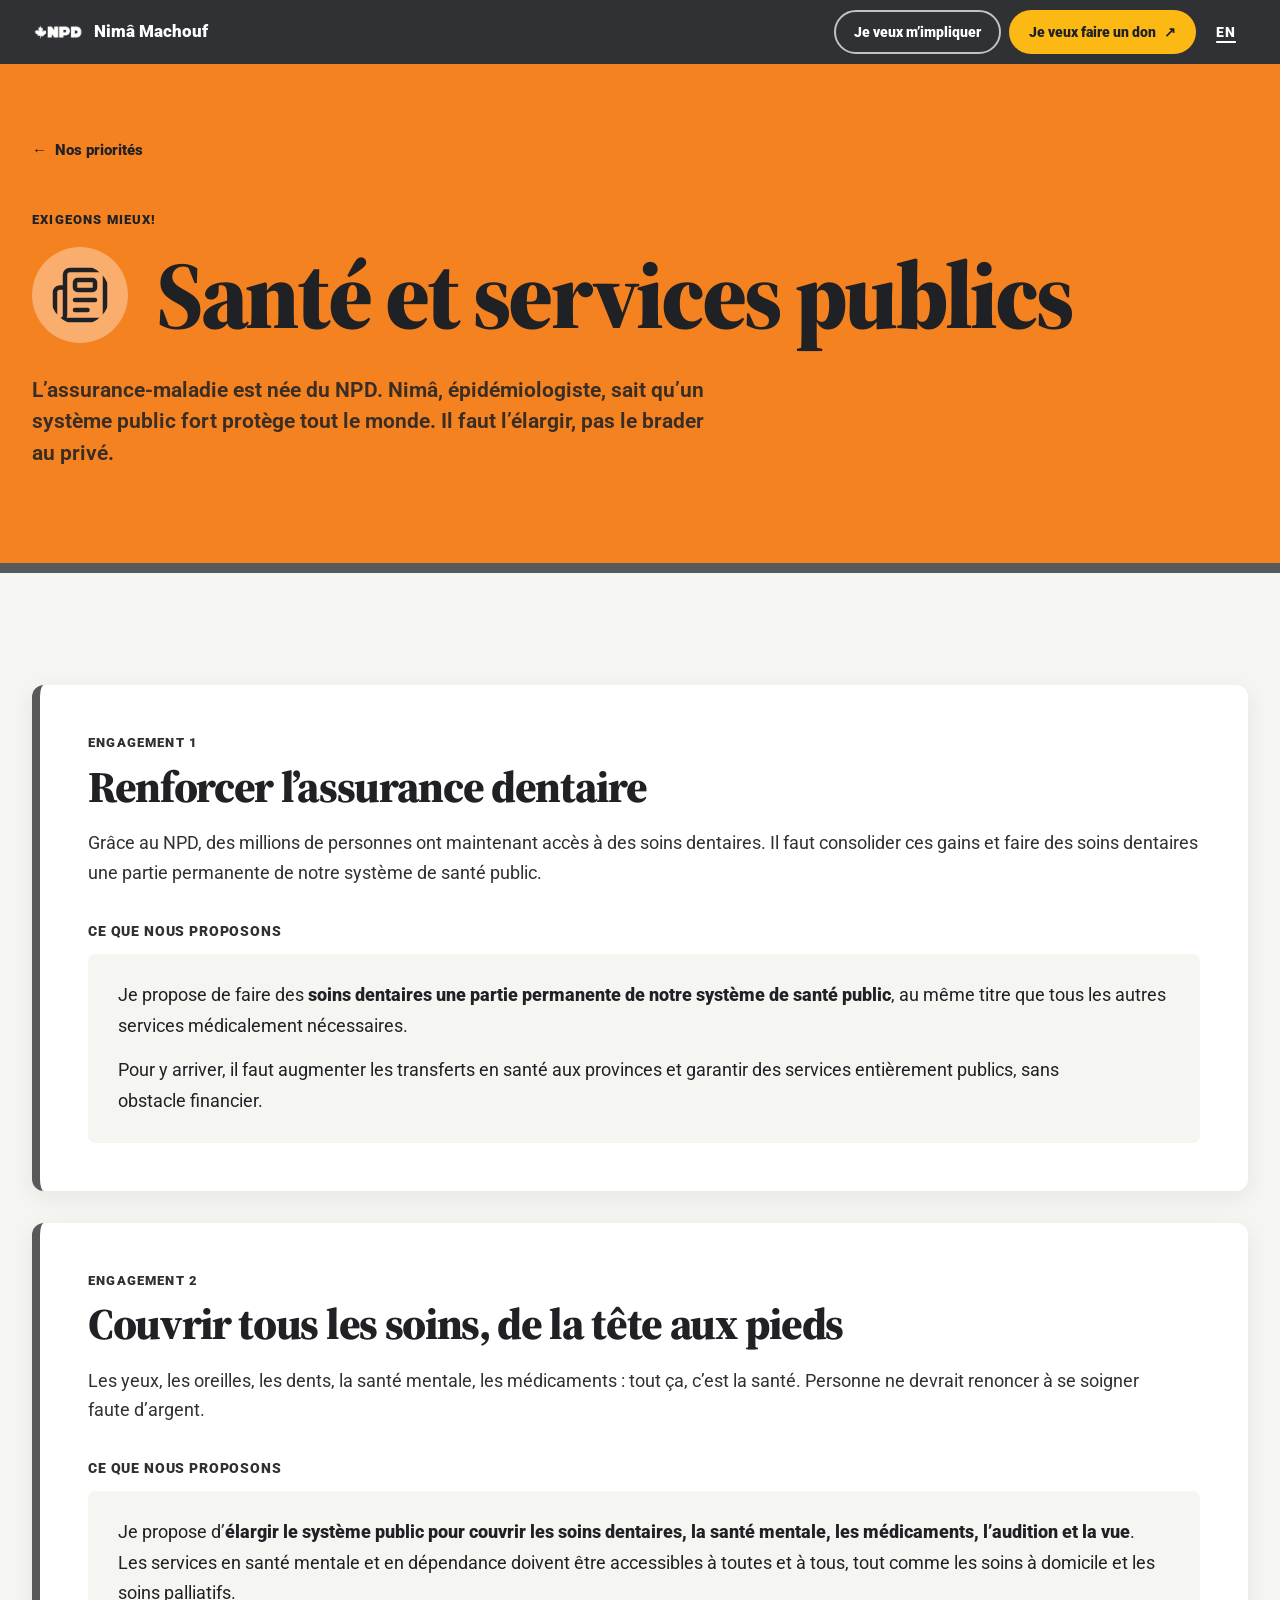
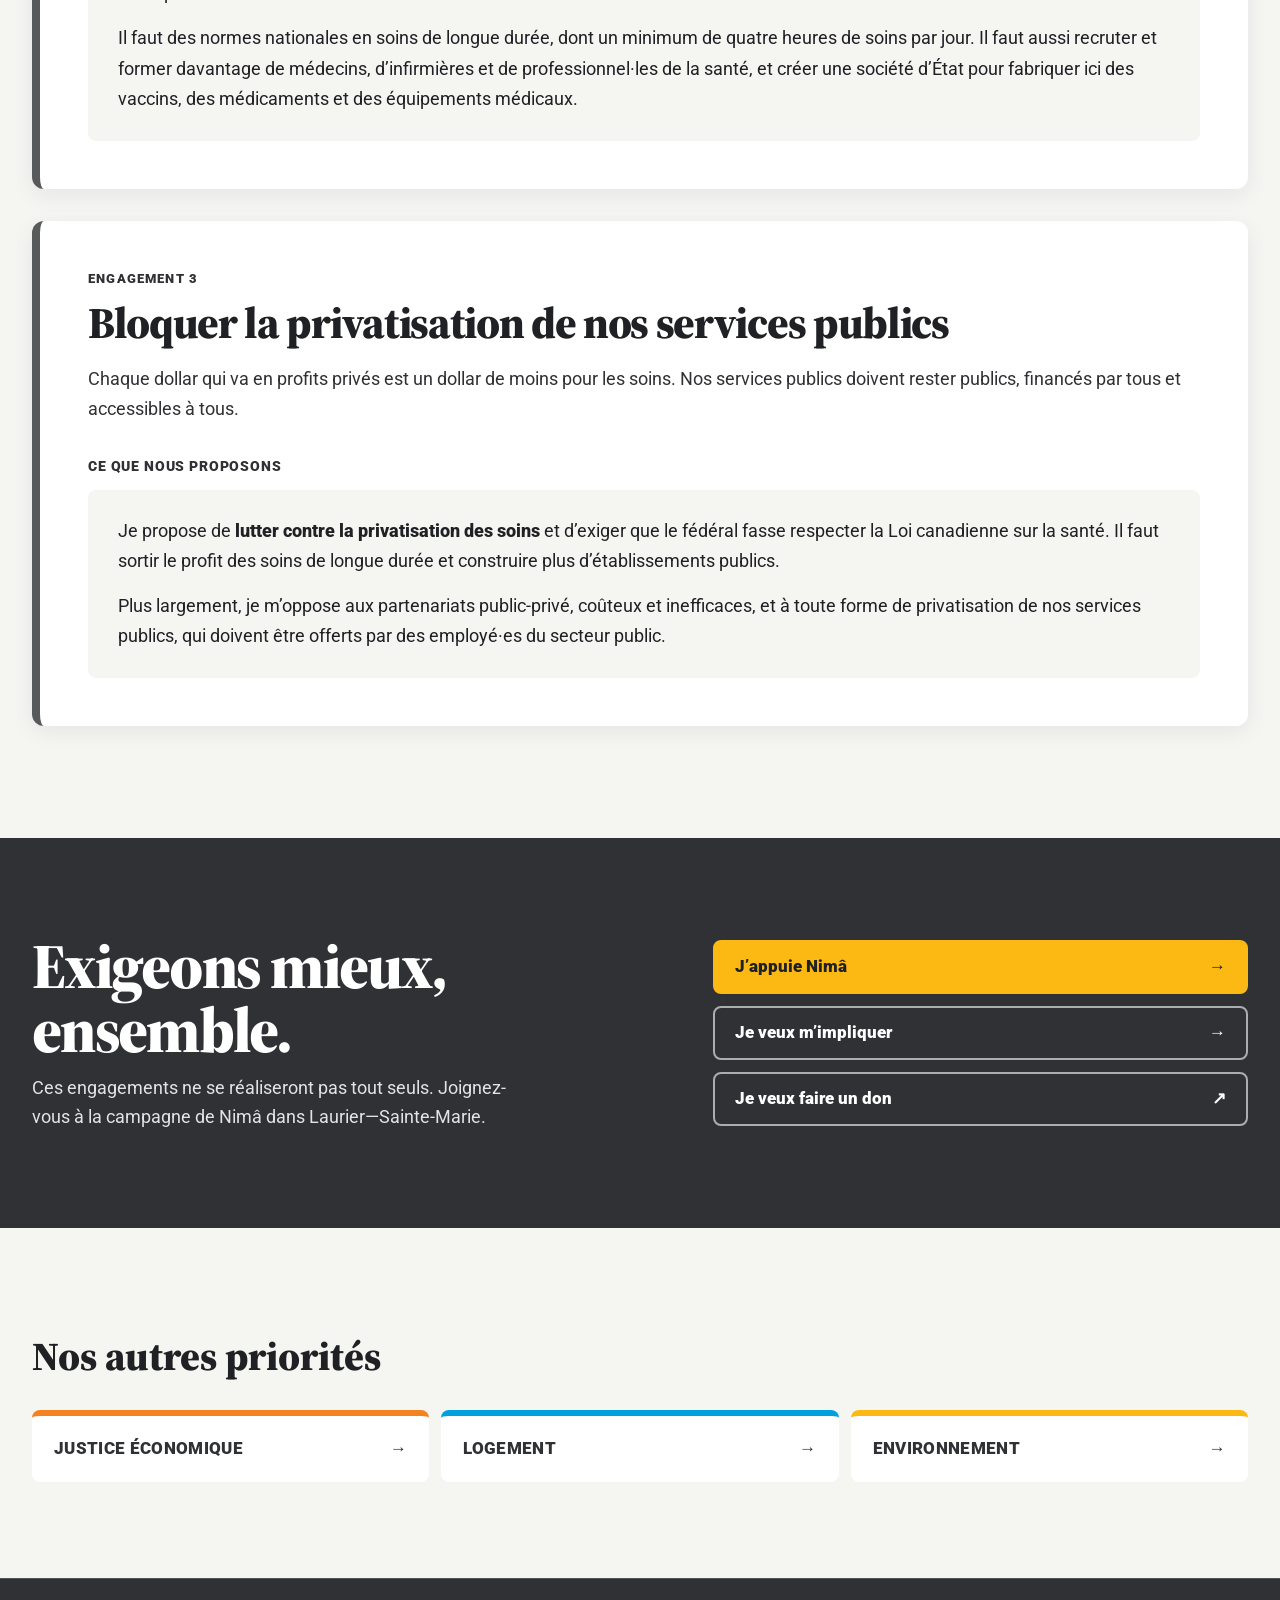
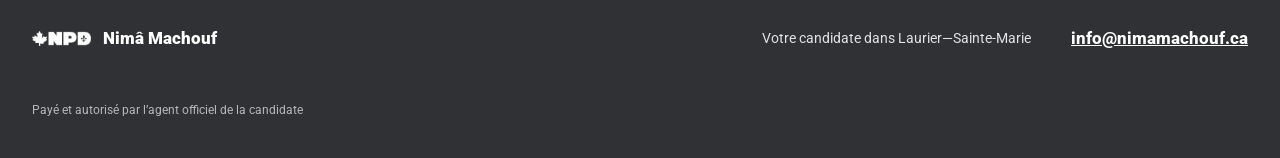
<file: sante-services-publics.html>
<!doctype html>
<html lang="fr-CA">
  <head>
    <meta charset="utf-8">
    <meta name="viewport" content="width=device-width, initial-scale=1, viewport-fit=cover">
    <meta name="theme-color" content="#F58220">
    <meta name="description" content="Assurance dentaire, couverture de tous les soins et lutte contre la privatisation : les engagements de Nimâ Machouf et du NPD.">
    <meta property="og:site_name" content="Nimâ Machouf">
    <meta property="og:title" content="Santé et services publics | Nimâ Machouf">
    <meta property="og:description" content="Assurance dentaire, couverture de tous les soins et lutte contre la privatisation : les engagements de Nimâ Machouf et du NPD.">
    <meta property="og:type" content="website">
    <meta property="og:url" content="https://nimamachouf.ca/sante-services-publics.html">
    <meta property="og:locale" content="fr_CA">
    <meta property="og:image" content="https://nimamachouf.ca/assets/images/ogimage.webp">
    <meta property="og:image:alt" content="Nimâ Machouf, candidate du NPD dans Laurier—Sainte-Marie">
    <meta name="twitter:card" content="summary_large_image">
    <meta name="twitter:image" content="https://nimamachouf.ca/assets/images/ogimage.webp">
    <title>Santé et services publics | Nimâ Machouf, NPD Laurier—Sainte-Marie</title>
    <link rel="canonical" href="https://nimamachouf.ca/sante-services-publics.html">
    <link rel="alternate" hreflang="fr-CA" href="https://nimamachouf.ca/sante-services-publics.html">
    <link rel="alternate" hreflang="en-CA" href="https://nimamachouf.ca/en/health-public-services.html">
    <link rel="icon" href="assets/images/favicon_www_npd_ca_32x32.png" type="image/png" sizes="32x32">
    <link rel="preload" href="assets/fonts/roboto-latin.woff2" as="font" type="font/woff2" crossorigin>
    <link rel="preload" href="assets/fonts/source-serif-4-latin.woff2" as="font" type="font/woff2" crossorigin>
    <link rel="stylesheet" href="styles.css">
    <script src="script.js" defer></script>
  </head>
  <body class="theme-page" data-theme-accent="charcoal">
    <a class="skip-link" href="#contenu">Aller au contenu</a>

    <header class="top-bar">
      <div class="top-bar-inner">
        <a class="top-bar-brand" href="index.html">
          <img src="assets/images/npd-white.png" width="1000" height="300" alt="NPD">
          <span>Nimâ Machouf</span>
        </a>
        <nav class="top-bar-actions" aria-label="Agir pour la campagne">
          <a class="top-button top-button-involve" href="impliquer.html">Je veux m’impliquer</a>
          <a class="top-button top-button-donate" href="https://actionnetwork.org/fundraising/faites-un-don-a-laurier-sainte-marie-du-npd-pour-batir-notre-fonds-de-campagne-locale?source=web" target="_blank" rel="noopener noreferrer">Je veux faire un don <span class="top-button-arrow" aria-hidden="true">↗</span></a>
          <a class="top-lang" href="en/health-public-services.html" hreflang="en" lang="en" aria-label="English version">EN</a>
        </nav>
      </div>
    </header>

    <main id="contenu">
      <section class="theme-hero" aria-labelledby="theme-title">
        <div class="theme-hero-inner section-shell">
          <a class="theme-back" href="index.html#priorites"><span aria-hidden="true">←</span> Nos priorités</a>
          <p class="section-label" style="color: var(--ink)">Exigeons mieux!</p>
          <div class="theme-hero-title">
            <svg class="theme-hero-icon" aria-hidden="true" focusable="false" viewBox="0 0 24 24" fill="none" stroke="currentColor" stroke-width="1.8" stroke-linecap="round" stroke-linejoin="round"><path d="M15 18h-5"></path><path d="M18 14h-8"></path><path d="M4 22h16a2 2 0 0 0 2-2V4a2 2 0 0 0-2-2H8a2 2 0 0 0-2 2v16a2 2 0 0 1-4 0v-9a2 2 0 0 1 2-2h2"></path><rect width="8" height="4" x="10" y="6" rx="1"></rect></svg>
            <h1 id="theme-title">Santé et services publics</h1>
          </div>
          <p class="theme-lede">L’assurance-maladie est née du NPD. Nimâ, épidémiologiste, sait qu’un système public fort protège tout le monde. Il faut l’élargir, pas le brader au privé.</p>
        </div>
      </section>

      <div class="theme-main section-shell">
        <ol class="theme-commitments">
          <li class="commitment reveal">
            <span class="commitment-number">Engagement 1</span>
            <h2>Renforcer l’assurance dentaire</h2>
            <p>Grâce au NPD, des millions de personnes ont maintenant accès à des soins dentaires. Il faut consolider ces gains et faire des soins dentaires une partie permanente de notre système de santé public.</p>
            <h3>Ce que nous proposons</h3>
            <div class="proposal">
              <p>Je propose de faire des <strong>soins dentaires une partie permanente de notre système de santé public</strong>, au même titre que tous les autres services médicalement nécessaires.</p>
              <p>Pour y arriver, il faut augmenter les transferts en santé aux provinces et garantir des services entièrement publics, sans obstacle financier.</p>
            </div>
          </li>
          <li class="commitment reveal">
            <span class="commitment-number">Engagement 2</span>
            <h2>Couvrir tous les soins, de la tête aux pieds</h2>
            <p>Les yeux, les oreilles, les dents, la santé mentale, les médicaments : tout ça, c’est la santé. Personne ne devrait renoncer à se soigner faute d’argent.</p>
            <h3>Ce que nous proposons</h3>
            <div class="proposal">
              <p>Je propose d’<strong>élargir le système public pour couvrir les soins dentaires, la santé mentale, les médicaments, l’audition et la vue</strong>. Les services en santé mentale et en dépendance doivent être accessibles à toutes et à tous, tout comme les soins à domicile et les soins palliatifs.</p>
              <p>Il faut des normes nationales en soins de longue durée, dont un minimum de quatre heures de soins par jour. Il faut aussi recruter et former davantage de médecins, d’infirmières et de professionnel·les de la santé, et créer une société d’État pour fabriquer ici des vaccins, des médicaments et des équipements médicaux.</p>
            </div>
          </li>
          <li class="commitment reveal">
            <span class="commitment-number">Engagement 3</span>
            <h2>Bloquer la privatisation de nos services publics</h2>
            <p>Chaque dollar qui va en profits privés est un dollar de moins pour les soins. Nos services publics doivent rester publics, financés par tous et accessibles à tous.</p>
            <h3>Ce que nous proposons</h3>
            <div class="proposal">
              <p>Je propose de <strong>lutter contre la privatisation des soins</strong> et d’exiger que le fédéral fasse respecter la Loi canadienne sur la santé. Il faut sortir le profit des soins de longue durée et construire plus d’établissements publics.</p>
              <p>Plus largement, je m’oppose aux partenariats public-privé, coûteux et inefficaces, et à toute forme de privatisation de nos services publics, qui doivent être offerts par des employé·es du secteur public.</p>
            </div>
          </li>
        </ol>
      </div>

      <section class="theme-cta" aria-labelledby="cta-title">
        <div class="theme-cta-inner section-shell">
          <div>
            <h2 id="cta-title">Exigeons mieux, ensemble.</h2>
            <p>Ces engagements ne se réaliseront pas tout seuls. Joignez-vous à la campagne de Nimâ dans Laurier—Sainte-Marie.</p>
          </div>
          <div class="theme-cta-actions">
            <a class="is-primary" href="index.html#appuyer">J’appuie Nimâ <span aria-hidden="true">→</span></a>
            <a href="impliquer.html">Je veux m’impliquer <span aria-hidden="true">→</span></a>
            <a href="https://actionnetwork.org/fundraising/faites-un-don-a-laurier-sainte-marie-du-npd-pour-batir-notre-fonds-de-campagne-locale?source=web" target="_blank" rel="noopener noreferrer">Je veux faire un don <span aria-hidden="true">↗</span></a>
          </div>
        </div>
      </section>

      <nav class="theme-others section-shell" aria-labelledby="others-title">
        <h2 id="others-title">Nos autres priorités</h2>
        <div class="theme-others-grid">
          <a class="theme-other" href="justice-economique.html" style="--card-accent: var(--orange)">JUSTICE ÉCONOMIQUE <span aria-hidden="true">→</span></a>
          <a class="theme-other" href="logement.html" style="--card-accent: var(--blue)">LOGEMENT <span aria-hidden="true">→</span></a>
          <a class="theme-other" href="environnement.html" style="--card-accent: var(--yellow)">ENVIRONNEMENT <span aria-hidden="true">→</span></a>
        </div>
      </nav>
    </main>

    <footer class="site-footer">
      <div class="footer-inner">
        <a class="footer-brand" href="index.html">
          <img src="assets/images/logoqc.png" width="298" height="78" loading="lazy" alt="NPD Québec">
          <span>Nimâ Machouf</span>
        </a>
        <p class="footer-tagline">Votre candidate dans Laurier—Sainte-Marie</p>
        <a href="mailto:info@nimamachouf.ca">info@nimamachouf.ca</a>
        <p class="footer-photo-credit">Payé et autorisé par l’agent officiel de la candidate</p>
      </div>
    </footer>

    <a class="mobile-support-cta" href="index.html#appuyer">J’APPUIE</a>
  </body>
</html>
</file>
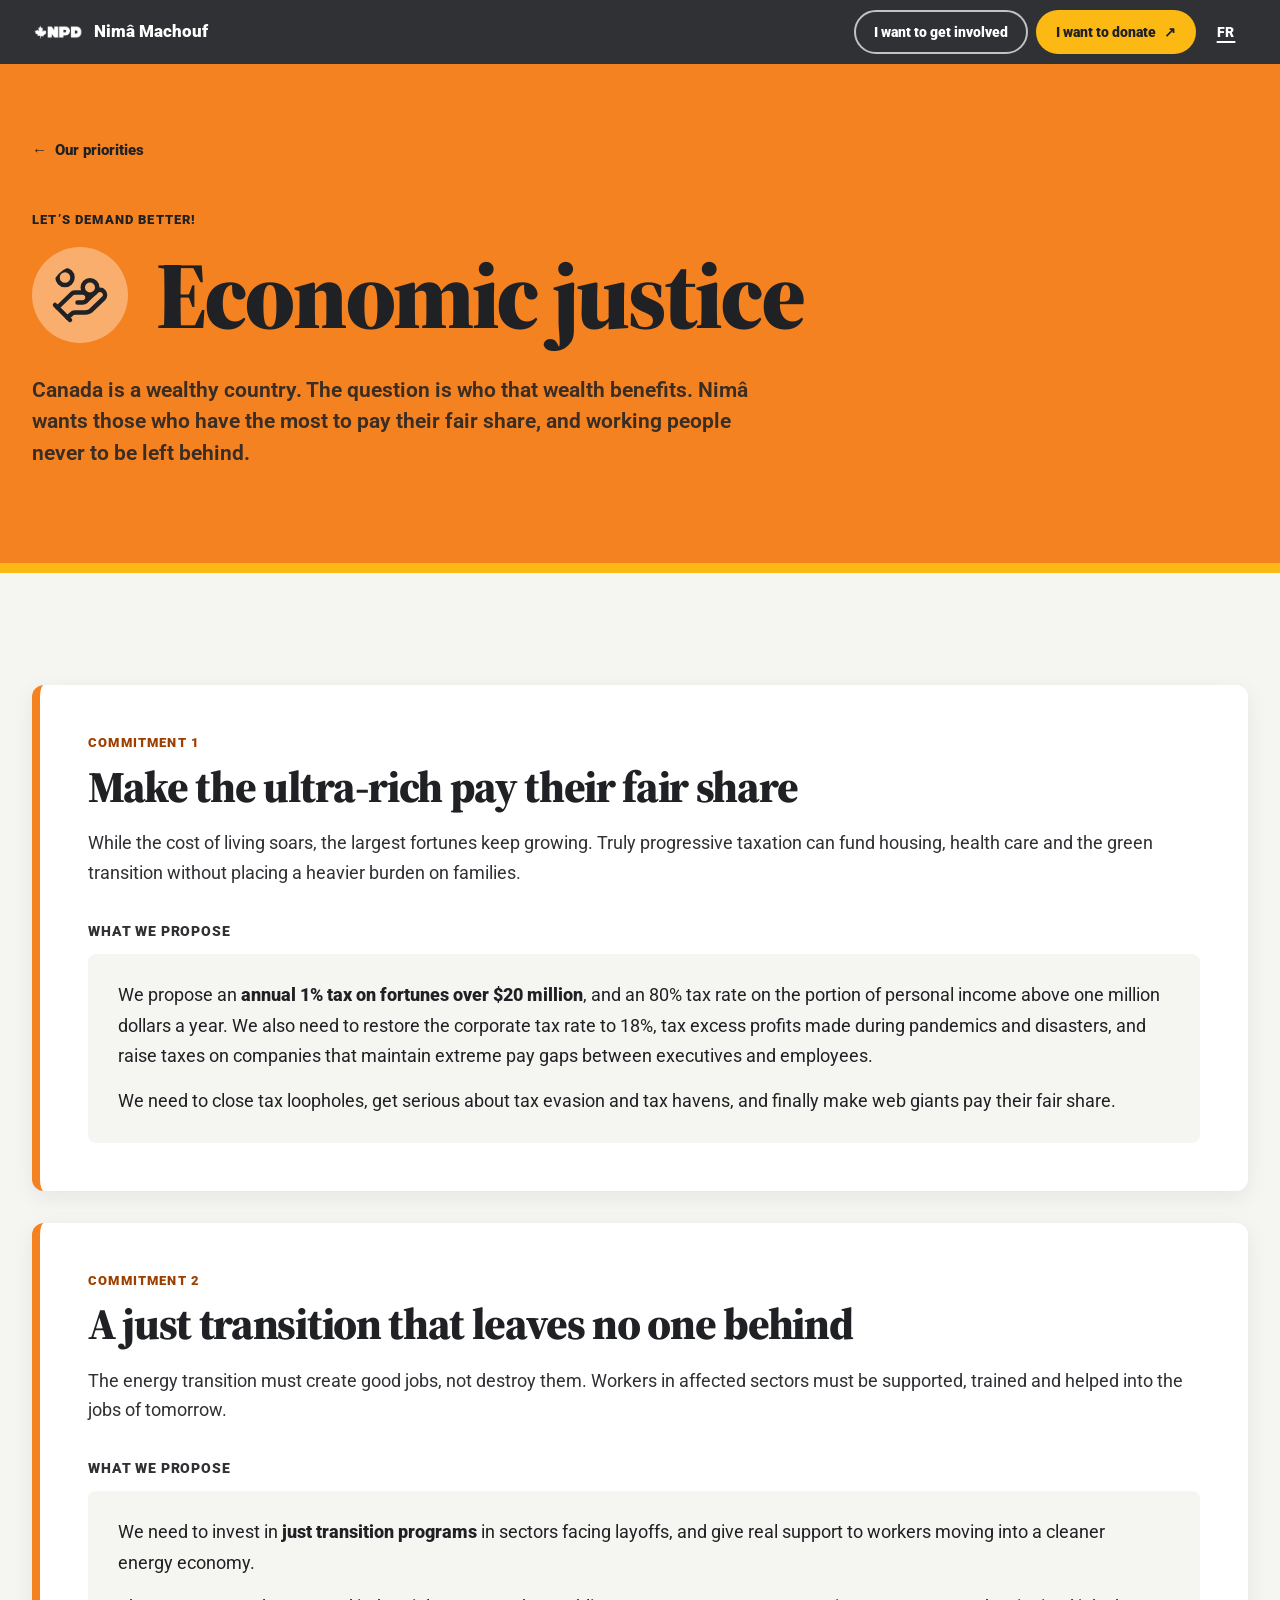
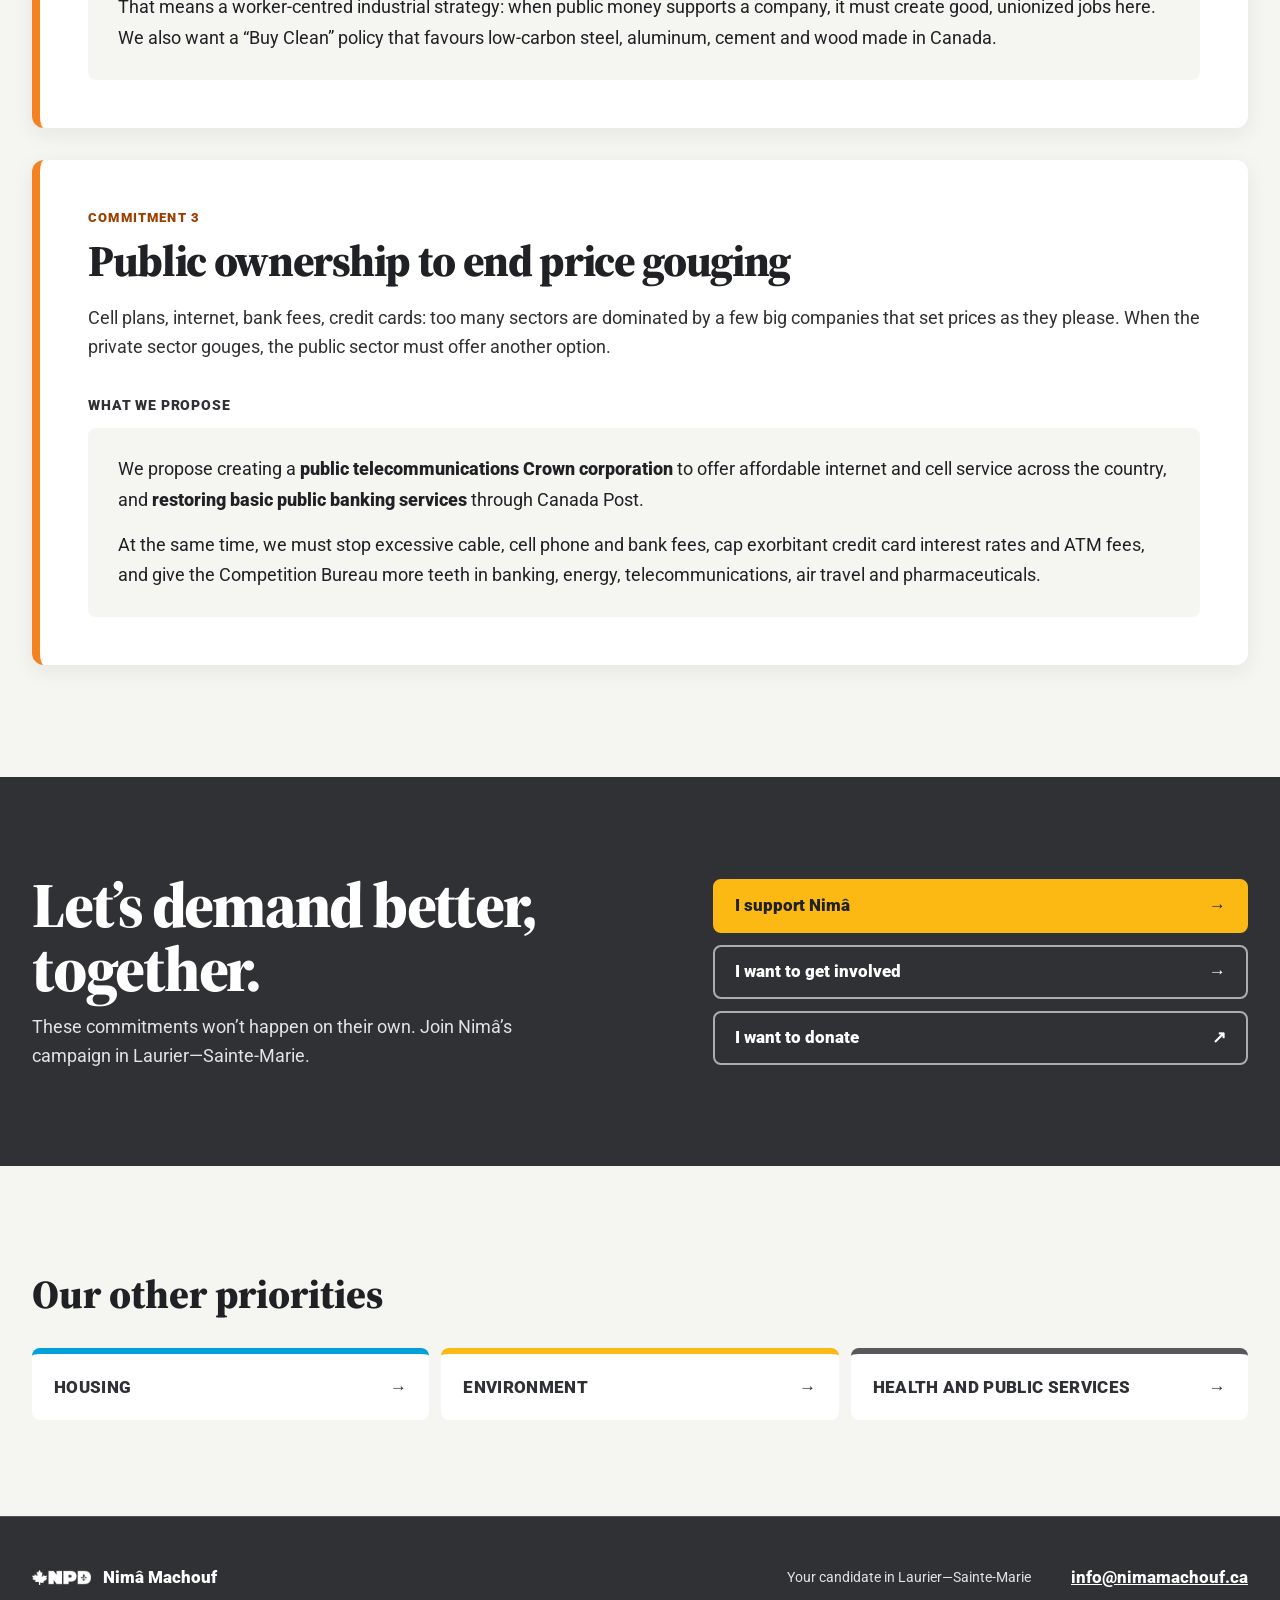
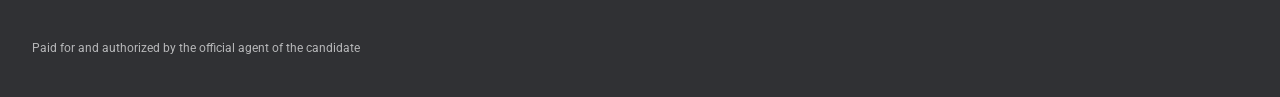
<file: en/economic-justice.html>
<!doctype html>
<html lang="en-CA">
  <head>
    <meta charset="utf-8">
    <meta name="viewport" content="width=device-width, initial-scale=1, viewport-fit=cover">
    <meta name="theme-color" content="#F58220">
    <meta name="description" content="Making the ultra-rich pay their fair share, a just transition and public ownership to end price gouging: the commitments of Nimâ Machouf and the NDP.">
    <meta property="og:site_name" content="Nimâ Machouf">
    <meta property="og:title" content="Economic justice | Nimâ Machouf">
    <meta property="og:description" content="Making the ultra-rich pay their fair share, a just transition and public ownership to end price gouging: the commitments of Nimâ Machouf and the NDP.">
    <meta property="og:type" content="website">
    <meta property="og:url" content="https://nimamachouf.ca/en/economic-justice.html">
    <meta property="og:locale" content="en_CA">
    <meta property="og:locale:alternate" content="fr_CA">
    <meta property="og:image" content="https://nimamachouf.ca/assets/images/ogimage.webp">
    <meta property="og:image:alt" content="Nimâ Machouf, NDP candidate in Laurier—Sainte-Marie">
    <meta name="twitter:card" content="summary_large_image">
    <meta name="twitter:image" content="https://nimamachouf.ca/assets/images/ogimage.webp">
    <title>Economic justice | Nimâ Machouf, NDP Laurier—Sainte-Marie</title>
    <link rel="canonical" href="https://nimamachouf.ca/en/economic-justice.html">
    <link rel="alternate" hreflang="fr-CA" href="https://nimamachouf.ca/justice-economique.html">
    <link rel="alternate" hreflang="en-CA" href="https://nimamachouf.ca/en/economic-justice.html">
    <link rel="icon" href="../assets/images/favicon_www_npd_ca_32x32.png" type="image/png" sizes="32x32">
    <link rel="preload" href="../assets/fonts/roboto-latin.woff2" as="font" type="font/woff2" crossorigin>
    <link rel="preload" href="../assets/fonts/source-serif-4-latin.woff2" as="font" type="font/woff2" crossorigin>
    <link rel="stylesheet" href="../styles.css">
    <script src="../script.js" defer></script>
  </head>
  <body class="theme-page" data-theme-accent="orange">
    <a class="skip-link" href="#content">Skip to content</a>

    <header class="top-bar">
      <div class="top-bar-inner">
        <a class="top-bar-brand" href="index.html">
          <img src="../assets/images/npd-white.png" width="1000" height="300" alt="NDP">
          <span>Nimâ Machouf</span>
        </a>
        <nav class="top-bar-actions" aria-label="Act for the campaign">
          <a class="top-button top-button-involve" href="get-involved.html">I want to get involved</a>
          <a class="top-button top-button-donate" href="https://actionnetwork.org/fundraising/faites-un-don-a-laurier-sainte-marie-du-npd-pour-batir-notre-fonds-de-campagne-locale?source=web" target="_blank" rel="noopener noreferrer">I want to donate <span class="top-button-arrow" aria-hidden="true">↗</span></a>
          <a class="top-lang" href="../justice-economique.html" hreflang="fr" lang="fr" aria-label="Version française">FR</a>
        </nav>
      </div>
    </header>

    <main id="content">
      <section class="theme-hero" aria-labelledby="theme-title">
        <div class="theme-hero-inner section-shell">
          <a class="theme-back" href="index.html#priorities"><span aria-hidden="true">←</span> Our priorities</a>
          <p class="section-label" style="color: var(--ink)">Let’s demand better!</p>
          <div class="theme-hero-title">
            <svg class="theme-hero-icon" aria-hidden="true" focusable="false" viewBox="0 0 24 24" fill="none" stroke="currentColor" stroke-width="1.8" stroke-linecap="round" stroke-linejoin="round"><path d="M11 15h2a2 2 0 1 0 0-4h-3c-.6 0-1.1.2-1.4.6L3 17"></path><path d="m7 21 1.6-1.4c.3-.4.8-.6 1.4-.6h4c1.1 0 2.1-.4 2.8-1.2l4.6-4.4a2 2 0 0 0-2.75-2.91l-4.2 3.9"></path><path d="m2 16 6 6"></path><circle cx="16" cy="9" r="2.9"></circle><circle cx="6" cy="5" r="3"></circle></svg>
            <h1 id="theme-title">Economic justice</h1>
          </div>
          <p class="theme-lede">Canada is a wealthy country. The question is who that wealth benefits. Nimâ wants those who have the most to pay their fair share, and working people never to be left behind.</p>
        </div>
      </section>

      <div class="theme-main section-shell">
        <ol class="theme-commitments">
          <li class="commitment reveal">
            <span class="commitment-number">Commitment 1</span>
            <h2>Make the ultra-rich pay their fair share</h2>
            <p>While the cost of living soars, the largest fortunes keep growing. Truly progressive taxation can fund housing, health care and the green transition without placing a heavier burden on families.</p>
            <h3>What we propose</h3>
            <div class="proposal">
              <p>We propose an <strong>annual 1% tax on fortunes over $20 million</strong>, and an 80% tax rate on the portion of personal income above one million dollars a year. We also need to restore the corporate tax rate to 18%, tax excess profits made during pandemics and disasters, and raise taxes on companies that maintain extreme pay gaps between executives and employees.</p>
              <p>We need to close tax loopholes, get serious about tax evasion and tax havens, and finally make web giants pay their fair share.</p>
            </div>
          </li>
          <li class="commitment reveal">
            <span class="commitment-number">Commitment 2</span>
            <h2>A just transition that leaves no one behind</h2>
            <p>The energy transition must create good jobs, not destroy them. Workers in affected sectors must be supported, trained and helped into the jobs of tomorrow.</p>
            <h3>What we propose</h3>
            <div class="proposal">
              <p>We need to invest in <strong>just transition programs</strong> in sectors facing layoffs, and give real support to workers moving into a cleaner energy economy.</p>
              <p>That means a worker-centred industrial strategy: when public money supports a company, it must create good, unionized jobs here. We also want a “Buy Clean” policy that favours low-carbon steel, aluminum, cement and wood made in Canada.</p>
            </div>
          </li>
          <li class="commitment reveal">
            <span class="commitment-number">Commitment 3</span>
            <h2>Public ownership to end price gouging</h2>
            <p>Cell plans, internet, bank fees, credit cards: too many sectors are dominated by a few big companies that set prices as they please. When the private sector gouges, the public sector must offer another option.</p>
            <h3>What we propose</h3>
            <div class="proposal">
              <p>We propose creating a <strong>public telecommunications Crown corporation</strong> to offer affordable internet and cell service across the country, and <strong>restoring basic public banking services</strong> through Canada Post.</p>
              <p>At the same time, we must stop excessive cable, cell phone and bank fees, cap exorbitant credit card interest rates and ATM fees, and give the Competition Bureau more teeth in banking, energy, telecommunications, air travel and pharmaceuticals.</p>
            </div>
          </li>
        </ol>
      </div>

      <section class="theme-cta" aria-labelledby="cta-title">
        <div class="theme-cta-inner section-shell">
          <div>
            <h2 id="cta-title">Let’s demand better, together.</h2>
            <p>These commitments won’t happen on their own. Join Nimâ’s campaign in Laurier—Sainte-Marie.</p>
          </div>
          <div class="theme-cta-actions">
            <a class="is-primary" href="index.html#appuyer">I support Nimâ <span aria-hidden="true">→</span></a>
            <a href="get-involved.html">I want to get involved <span aria-hidden="true">→</span></a>
            <a href="https://actionnetwork.org/fundraising/faites-un-don-a-laurier-sainte-marie-du-npd-pour-batir-notre-fonds-de-campagne-locale?source=web" target="_blank" rel="noopener noreferrer">I want to donate <span aria-hidden="true">↗</span></a>
          </div>
        </div>
      </section>

      <nav class="theme-others section-shell" aria-labelledby="others-title">
        <h2 id="others-title">Our other priorities</h2>
        <div class="theme-others-grid">
          <a class="theme-other" href="housing.html" style="--card-accent: var(--blue)">HOUSING <span aria-hidden="true">→</span></a>
          <a class="theme-other" href="environment.html" style="--card-accent: var(--yellow)">ENVIRONMENT <span aria-hidden="true">→</span></a>
          <a class="theme-other" href="health-public-services.html" style="--card-accent: var(--charcoal)">HEALTH AND PUBLIC SERVICES <span aria-hidden="true">→</span></a>
        </div>
      </nav>
    </main>

    <footer class="site-footer">
      <div class="footer-inner">
        <a class="footer-brand" href="index.html">
          <img src="../assets/images/logoqc.png" width="298" height="78" loading="lazy" alt="NDP Québec">
          <span>Nimâ Machouf</span>
        </a>
        <p class="footer-tagline">Your candidate in Laurier—Sainte-Marie</p>
        <a href="mailto:info@nimamachouf.ca">info@nimamachouf.ca</a>
        <p class="footer-photo-credit">Paid for and authorized by the official agent of the candidate</p>
      </div>
    </footer>

    <a class="mobile-support-cta" href="index.html#appuyer">I SUPPORT</a>
  </body>
</html>
</file>
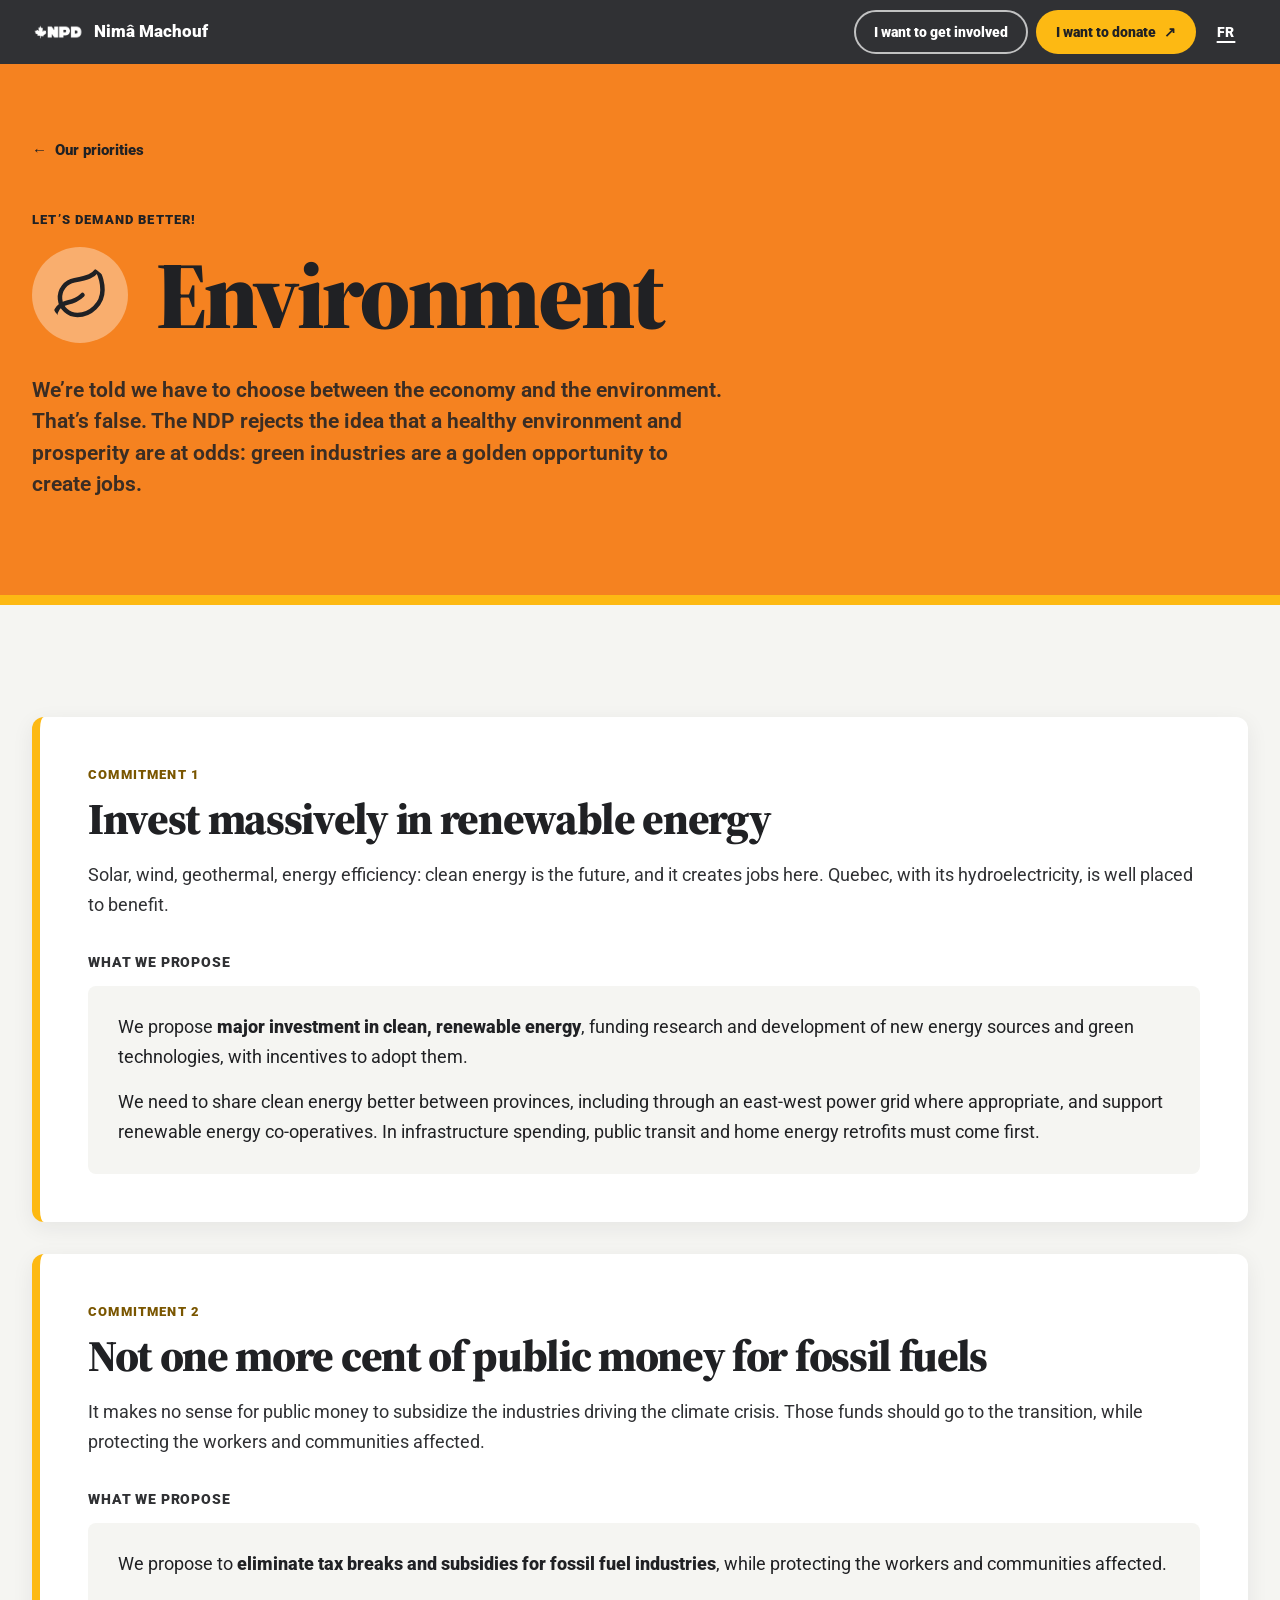
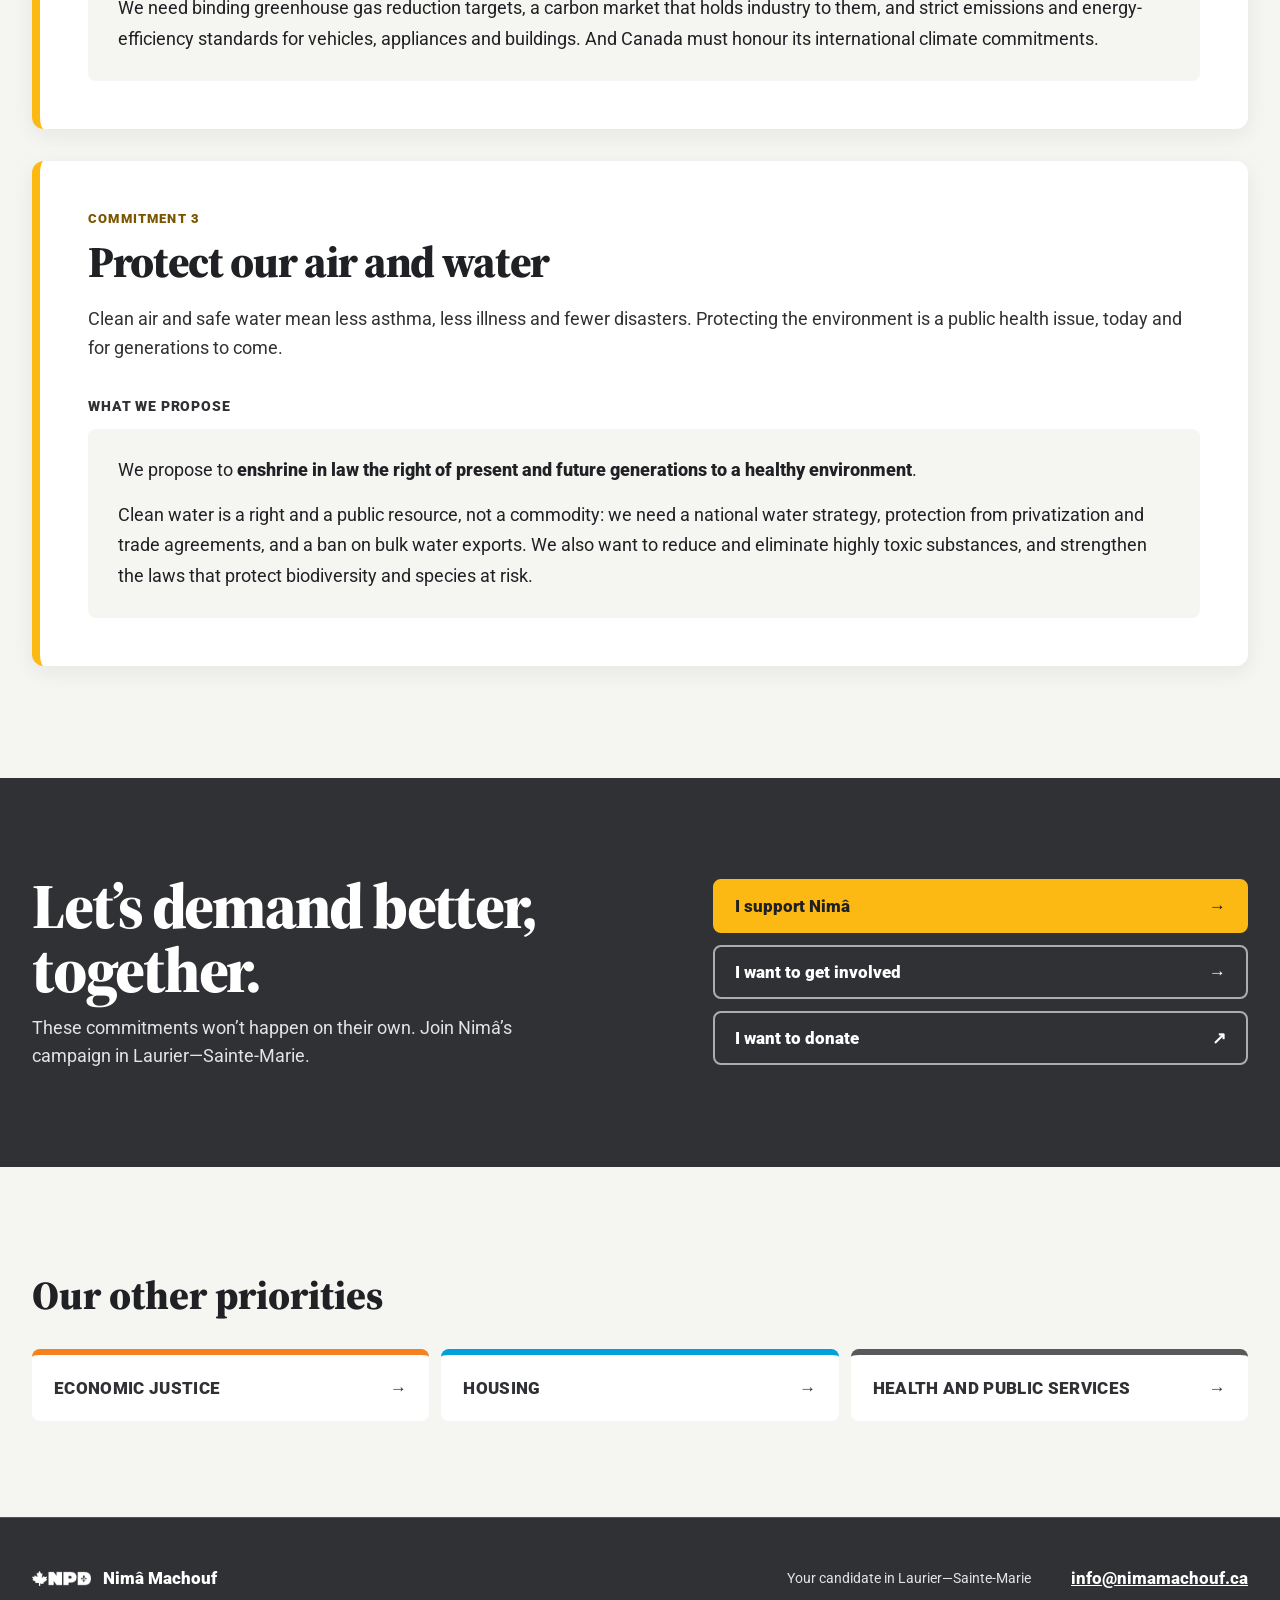
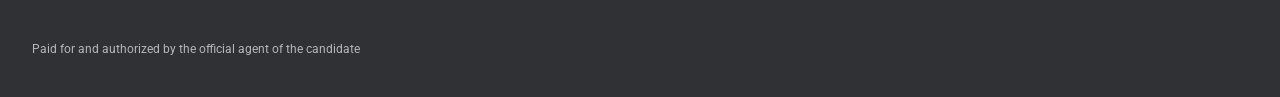
<file: en/environment.html>
<!doctype html>
<html lang="en-CA">
  <head>
    <meta charset="utf-8">
    <meta name="viewport" content="width=device-width, initial-scale=1, viewport-fit=cover">
    <meta name="theme-color" content="#F58220">
    <meta name="description" content="Renewable energy, an end to fossil fuel subsidies, clean air and water: the commitments of Nimâ Machouf and the NDP.">
    <meta property="og:site_name" content="Nimâ Machouf">
    <meta property="og:title" content="Environment | Nimâ Machouf">
    <meta property="og:description" content="Renewable energy, an end to fossil fuel subsidies, clean air and water: the commitments of Nimâ Machouf and the NDP.">
    <meta property="og:type" content="website">
    <meta property="og:url" content="https://nimamachouf.ca/en/environment.html">
    <meta property="og:locale" content="en_CA">
    <meta property="og:locale:alternate" content="fr_CA">
    <meta property="og:image" content="https://nimamachouf.ca/assets/images/ogimage.webp">
    <meta property="og:image:alt" content="Nimâ Machouf, NDP candidate in Laurier—Sainte-Marie">
    <meta name="twitter:card" content="summary_large_image">
    <meta name="twitter:image" content="https://nimamachouf.ca/assets/images/ogimage.webp">
    <title>Environment | Nimâ Machouf, NDP Laurier—Sainte-Marie</title>
    <link rel="canonical" href="https://nimamachouf.ca/en/environment.html">
    <link rel="alternate" hreflang="fr-CA" href="https://nimamachouf.ca/environnement.html">
    <link rel="alternate" hreflang="en-CA" href="https://nimamachouf.ca/en/environment.html">
    <link rel="icon" href="../assets/images/favicon_www_npd_ca_32x32.png" type="image/png" sizes="32x32">
    <link rel="preload" href="../assets/fonts/roboto-latin.woff2" as="font" type="font/woff2" crossorigin>
    <link rel="preload" href="../assets/fonts/source-serif-4-latin.woff2" as="font" type="font/woff2" crossorigin>
    <link rel="stylesheet" href="../styles.css">
    <script src="../script.js" defer></script>
  </head>
  <body class="theme-page" data-theme-accent="yellow">
    <a class="skip-link" href="#content">Skip to content</a>

    <header class="top-bar">
      <div class="top-bar-inner">
        <a class="top-bar-brand" href="index.html">
          <img src="../assets/images/npd-white.png" width="1000" height="300" alt="NDP">
          <span>Nimâ Machouf</span>
        </a>
        <nav class="top-bar-actions" aria-label="Act for the campaign">
          <a class="top-button top-button-involve" href="get-involved.html">I want to get involved</a>
          <a class="top-button top-button-donate" href="https://actionnetwork.org/fundraising/faites-un-don-a-laurier-sainte-marie-du-npd-pour-batir-notre-fonds-de-campagne-locale?source=web" target="_blank" rel="noopener noreferrer">I want to donate <span class="top-button-arrow" aria-hidden="true">↗</span></a>
          <a class="top-lang" href="../environnement.html" hreflang="fr" lang="fr" aria-label="Version française">FR</a>
        </nav>
      </div>
    </header>

    <main id="content">
      <section class="theme-hero" aria-labelledby="theme-title">
        <div class="theme-hero-inner section-shell">
          <a class="theme-back" href="index.html#priorities"><span aria-hidden="true">←</span> Our priorities</a>
          <p class="section-label" style="color: var(--ink)">Let’s demand better!</p>
          <div class="theme-hero-title">
            <svg class="theme-hero-icon" aria-hidden="true" focusable="false" viewBox="0 0 24 24" fill="none" stroke="currentColor" stroke-width="1.8" stroke-linecap="round" stroke-linejoin="round"><path d="M11 20A7 7 0 0 1 9.8 6.1C15.5 5 17 4.48 19 2c1 2 2 4.18 2 8 0 5.5-4.78 10-10 10Z"></path><path d="M2 21c0-3 1.85-5.36 5.08-6C9.5 14.52 12 13 13 12"></path></svg>
            <h1 id="theme-title">Environment</h1>
          </div>
          <p class="theme-lede">We’re told we have to choose between the economy and the environment. That’s false. The NDP rejects the idea that a healthy environment and prosperity are at odds: green industries are a golden opportunity to create jobs.</p>
        </div>
      </section>

      <div class="theme-main section-shell">
        <ol class="theme-commitments">
          <li class="commitment reveal">
            <span class="commitment-number">Commitment 1</span>
            <h2>Invest massively in renewable energy</h2>
            <p>Solar, wind, geothermal, energy efficiency: clean energy is the future, and it creates jobs here. Quebec, with its hydroelectricity, is well placed to benefit.</p>
            <h3>What we propose</h3>
            <div class="proposal">
              <p>We propose <strong>major investment in clean, renewable energy</strong>, funding research and development of new energy sources and green technologies, with incentives to adopt them.</p>
              <p>We need to share clean energy better between provinces, including through an east-west power grid where appropriate, and support renewable energy co-operatives. In infrastructure spending, public transit and home energy retrofits must come first.</p>
            </div>
          </li>
          <li class="commitment reveal">
            <span class="commitment-number">Commitment 2</span>
            <h2>Not one more cent of public money for fossil fuels</h2>
            <p>It makes no sense for public money to subsidize the industries driving the climate crisis. Those funds should go to the transition, while protecting the workers and communities affected.</p>
            <h3>What we propose</h3>
            <div class="proposal">
              <p>We propose to <strong>eliminate tax breaks and subsidies for fossil fuel industries</strong>, while protecting the workers and communities affected.</p>
              <p>We need binding greenhouse gas reduction targets, a carbon market that holds industry to them, and strict emissions and energy-efficiency standards for vehicles, appliances and buildings. And Canada must honour its international climate commitments.</p>
            </div>
          </li>
          <li class="commitment reveal">
            <span class="commitment-number">Commitment 3</span>
            <h2>Protect our air and water</h2>
            <p>Clean air and safe water mean less asthma, less illness and fewer disasters. Protecting the environment is a public health issue, today and for generations to come.</p>
            <h3>What we propose</h3>
            <div class="proposal">
              <p>We propose to <strong>enshrine in law the right of present and future generations to a healthy environment</strong>.</p>
              <p>Clean water is a right and a public resource, not a commodity: we need a national water strategy, protection from privatization and trade agreements, and a ban on bulk water exports. We also want to reduce and eliminate highly toxic substances, and strengthen the laws that protect biodiversity and species at risk.</p>
            </div>
          </li>
        </ol>
      </div>

      <section class="theme-cta" aria-labelledby="cta-title">
        <div class="theme-cta-inner section-shell">
          <div>
            <h2 id="cta-title">Let’s demand better, together.</h2>
            <p>These commitments won’t happen on their own. Join Nimâ’s campaign in Laurier—Sainte-Marie.</p>
          </div>
          <div class="theme-cta-actions">
            <a class="is-primary" href="index.html#appuyer">I support Nimâ <span aria-hidden="true">→</span></a>
            <a href="get-involved.html">I want to get involved <span aria-hidden="true">→</span></a>
            <a href="https://actionnetwork.org/fundraising/faites-un-don-a-laurier-sainte-marie-du-npd-pour-batir-notre-fonds-de-campagne-locale?source=web" target="_blank" rel="noopener noreferrer">I want to donate <span aria-hidden="true">↗</span></a>
          </div>
        </div>
      </section>

      <nav class="theme-others section-shell" aria-labelledby="others-title">
        <h2 id="others-title">Our other priorities</h2>
        <div class="theme-others-grid">
          <a class="theme-other" href="economic-justice.html" style="--card-accent: var(--orange)">ECONOMIC JUSTICE <span aria-hidden="true">→</span></a>
          <a class="theme-other" href="housing.html" style="--card-accent: var(--blue)">HOUSING <span aria-hidden="true">→</span></a>
          <a class="theme-other" href="health-public-services.html" style="--card-accent: var(--charcoal)">HEALTH AND PUBLIC SERVICES <span aria-hidden="true">→</span></a>
        </div>
      </nav>
    </main>

    <footer class="site-footer">
      <div class="footer-inner">
        <a class="footer-brand" href="index.html">
          <img src="../assets/images/logoqc.png" width="298" height="78" loading="lazy" alt="NDP Québec">
          <span>Nimâ Machouf</span>
        </a>
        <p class="footer-tagline">Your candidate in Laurier—Sainte-Marie</p>
        <a href="mailto:info@nimamachouf.ca">info@nimamachouf.ca</a>
        <p class="footer-photo-credit">Paid for and authorized by the official agent of the candidate</p>
      </div>
    </footer>

    <a class="mobile-support-cta" href="index.html#appuyer">I SUPPORT</a>
  </body>
</html>
</file>
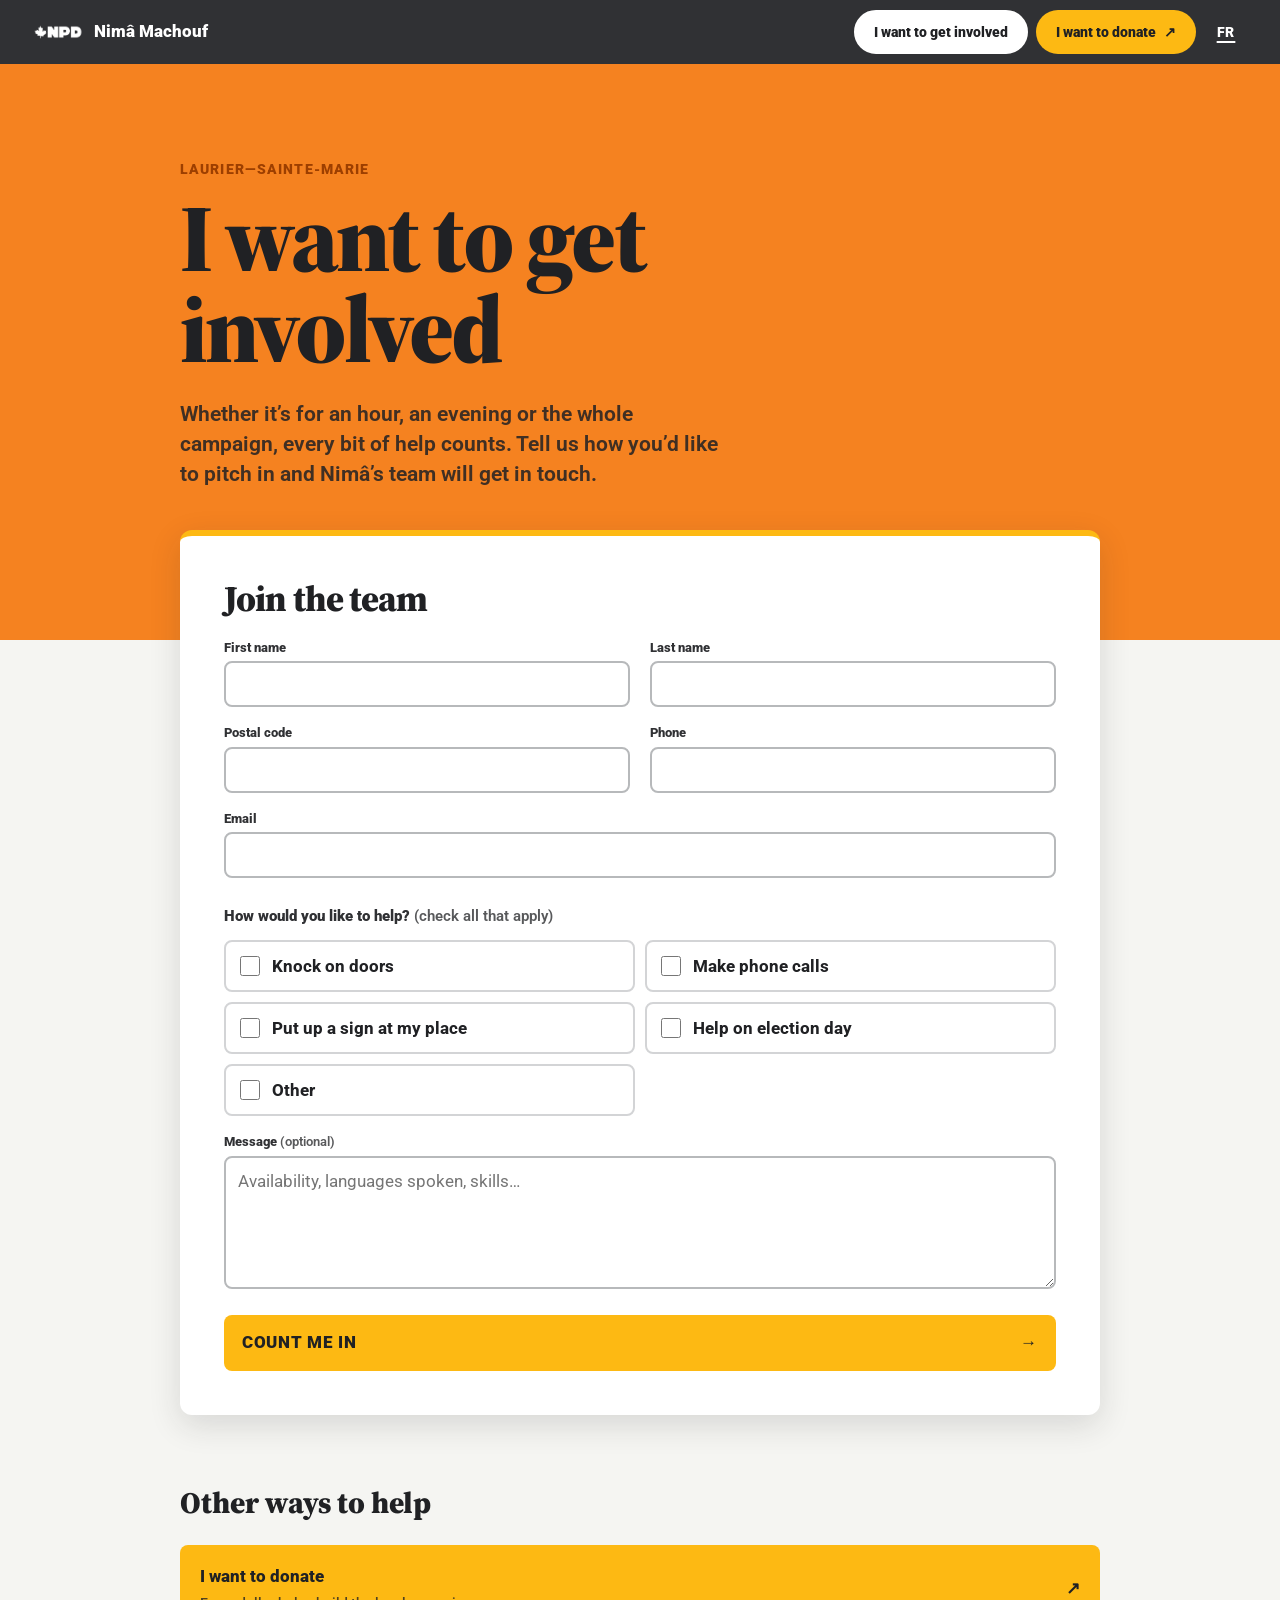
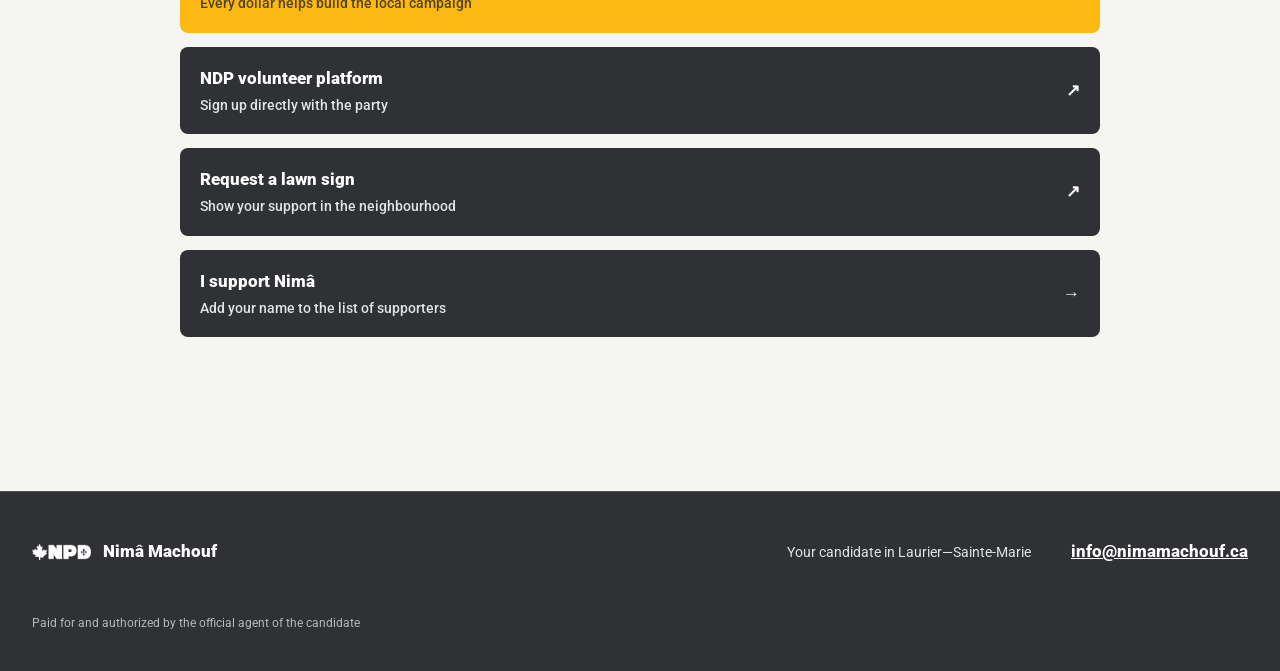
<file: en/get-involved.html>
<!doctype html>
<html lang="en-CA">
  <head>
    <meta charset="utf-8">
    <meta name="viewport" content="width=device-width, initial-scale=1, viewport-fit=cover">
    <meta name="theme-color" content="#F58220">
    <meta name="description" content="Join the team of Nimâ Machouf, NDP candidate in Laurier—Sainte-Marie: door-knocking, phone calls, lawn signs, election day.">
    <meta property="og:site_name" content="Nimâ Machouf">
    <meta property="og:title" content="Get involved | Nimâ Machouf">
    <meta property="og:description" content="Join Nimâ Machouf’s campaign in Laurier—Sainte-Marie.">
    <meta property="og:type" content="website">
    <meta property="og:url" content="https://nimamachouf.ca/en/get-involved.html">
    <meta property="og:locale" content="en_CA">
    <meta property="og:locale:alternate" content="fr_CA">
    <meta property="og:image" content="https://nimamachouf.ca/assets/images/ogimage.webp">
    <meta property="og:image:alt" content="Nimâ Machouf, NDP candidate in Laurier—Sainte-Marie">
    <meta name="twitter:card" content="summary_large_image">
    <meta name="twitter:image" content="https://nimamachouf.ca/assets/images/ogimage.webp">
    <title>Get involved | Nimâ Machouf, NDP Laurier—Sainte-Marie</title>
    <link rel="canonical" href="https://nimamachouf.ca/en/get-involved.html">
    <link rel="alternate" hreflang="fr-CA" href="https://nimamachouf.ca/impliquer.html">
    <link rel="alternate" hreflang="en-CA" href="https://nimamachouf.ca/en/get-involved.html">
    <link rel="icon" href="../assets/images/favicon_www_npd_ca_32x32.png" type="image/png" sizes="32x32">
    <link rel="preload" href="../assets/fonts/roboto-latin.woff2" as="font" type="font/woff2" crossorigin>
    <link rel="preload" href="../assets/fonts/source-serif-4-latin.woff2" as="font" type="font/woff2" crossorigin>
    <link rel="stylesheet" href="../styles.css">
    <script src="../script.js" defer></script>
  </head>
  <body>
    <a class="skip-link" href="#content">Skip to content</a>

    <header class="top-bar">
      <div class="top-bar-inner">
        <a class="top-bar-brand" href="index.html">
          <img src="../assets/images/npd-white.png" width="1000" height="300" alt="NDP">
          <span>Nimâ Machouf</span>
        </a>
        <nav class="top-bar-actions" aria-label="Act for the campaign">
          <a class="top-button top-button-involve" href="get-involved.html" aria-current="page">I want to get involved</a>
          <a class="top-button top-button-donate" href="https://actionnetwork.org/fundraising/faites-un-don-a-laurier-sainte-marie-du-npd-pour-batir-notre-fonds-de-campagne-locale?source=web" target="_blank" rel="noopener noreferrer">I want to donate <span class="top-button-arrow" aria-hidden="true">↗</span></a>
          <a class="top-lang" href="../impliquer.html" hreflang="fr" lang="fr" aria-label="Version française">FR</a>
        </nav>
      </div>
    </header>

    <main id="content">
      <section class="involve-hero" aria-labelledby="involve-title">
        <div class="involve-hero-inner section-shell involve-layout">
          <p class="section-label">Laurier—Sainte-Marie</p>
          <h1 id="involve-title">I want to get involved</h1>
          <p class="involve-lede">Whether it’s for an hour, an evening or the whole campaign, every bit of help counts. Tell us how you’d like to pitch in and Nimâ’s team will get in touch.</p>
        </div>
      </section>

      <div class="involve-main section-shell involve-layout">
        <section class="involve-card" aria-labelledby="involve-form-title">
          <h2 id="involve-form-title">Join the team</h2>
          <form class="support-form involve-form" action="https://api.staticforms.dev/submit" method="post" data-support-form novalidate
                data-sending-message="Sending your registration…"
                data-success-message="Thank you! Your registration has been sent. Nimâ’s team will be in touch soon.">
            <input type="hidden" name="apiKey" value="sf_9eded5563d6609dc47da6b12">
            <input type="hidden" name="subject" value="Nouveau bénévole pour Nimâ Machouf (EN)">
            <input type="hidden" name="type" value="Implication / bénévolat">
            <input type="hidden" name="langue" value="English">
            <input class="form-honeypot" type="text" name="honeypot" tabindex="-1" autocomplete="off" aria-hidden="true">

            <div class="field">
              <label for="inv-first-name">First name</label>
              <input id="inv-first-name" name="first_name" type="text" autocomplete="given-name" required>
              <span class="field-error" aria-live="polite"></span>
            </div>
            <div class="field">
              <label for="inv-last-name">Last name</label>
              <input id="inv-last-name" name="last_name" type="text" autocomplete="family-name" required>
              <span class="field-error" aria-live="polite"></span>
            </div>
            <div class="field">
              <label for="inv-postal-code">Postal code</label>
              <input id="inv-postal-code" name="postal_code" type="text" autocomplete="postal-code" inputmode="text" maxlength="7" required>
              <span class="field-error" aria-live="polite"></span>
            </div>
            <div class="field">
              <label for="inv-phone">Phone</label>
              <input id="inv-phone" name="phone" type="tel" autocomplete="tel" inputmode="tel" required>
              <span class="field-error" aria-live="polite"></span>
            </div>
            <div class="field field-wide">
              <label for="inv-email">Email</label>
              <input id="inv-email" name="email" type="email" autocomplete="email" inputmode="email" required>
              <span class="field-error" aria-live="polite"></span>
            </div>

            <fieldset class="involve-fieldset">
              <legend>How would you like to help? <span class="field-optional">(check all that apply)</span></legend>
              <div class="involve-options">
                <label class="involve-option"><input type="checkbox" name="porte_a_porte" value="Oui"> Knock on doors</label>
                <label class="involve-option"><input type="checkbox" name="appels" value="Oui"> Make phone calls</label>
                <label class="involve-option"><input type="checkbox" name="pancarte" value="Oui"> Put up a sign at my place</label>
                <label class="involve-option"><input type="checkbox" name="jour_du_vote" value="Oui"> Help on election day</label>
                <label class="involve-option"><input type="checkbox" name="autres" value="Oui"> Other</label>
              </div>
            </fieldset>

            <div class="field field-wide">
              <label for="inv-message">Message <span class="field-optional">(optional)</span></label>
              <textarea id="inv-message" name="message" rows="4" placeholder="Availability, languages spoken, skills…"></textarea>
            </div>

            <button class="submit-button" type="submit">
              <span>COUNT ME IN</span>
              <span aria-hidden="true">→</span>
            </button>
            <p class="form-status" role="status" aria-live="polite"></p>
          </form>
        </section>

        <section class="involve-links" aria-labelledby="involve-links-title">
          <h2 id="involve-links-title">Other ways to help</h2>
          <a class="involve-link involve-link-donate" href="https://actionnetwork.org/fundraising/faites-un-don-a-laurier-sainte-marie-du-npd-pour-batir-notre-fonds-de-campagne-locale?source=web" target="_blank" rel="noopener noreferrer">
            <span>I want to donate<small>Every dollar helps build the local campaign</small></span>
            <span aria-hidden="true">↗</span>
          </a>
          <a class="involve-link" href="https://volunteer.ndp.ca/QLSM" target="_blank" rel="noopener noreferrer">
            <span>NDP volunteer platform<small>Sign up directly with the party</small></span>
            <span aria-hidden="true">↗</span>
          </a>
          <a class="involve-link" href="https://forms.gle/GeF9JepB5njVK2n58?_imcp=1" target="_blank" rel="noopener noreferrer">
            <span>Request a lawn sign<small>Show your support in the neighbourhood</small></span>
            <span aria-hidden="true">↗</span>
          </a>
          <a class="involve-link" href="index.html#appuyer">
            <span>I support Nimâ<small>Add your name to the list of supporters</small></span>
            <span aria-hidden="true">→</span>
          </a>
        </section>
      </div>
    </main>

    <footer class="site-footer">
      <div class="footer-inner">
        <a class="footer-brand" href="index.html">
          <img src="../assets/images/logoqc.png" width="298" height="78" loading="lazy" alt="NDP Québec">
          <span>Nimâ Machouf</span>
        </a>
        <p class="footer-tagline">Your candidate in Laurier—Sainte-Marie</p>
        <a href="mailto:info@nimamachouf.ca">info@nimamachouf.ca</a>
        <p class="footer-photo-credit">Paid for and authorized by the official agent of the candidate</p>
      </div>
    </footer>
  </body>
</html>
</file>
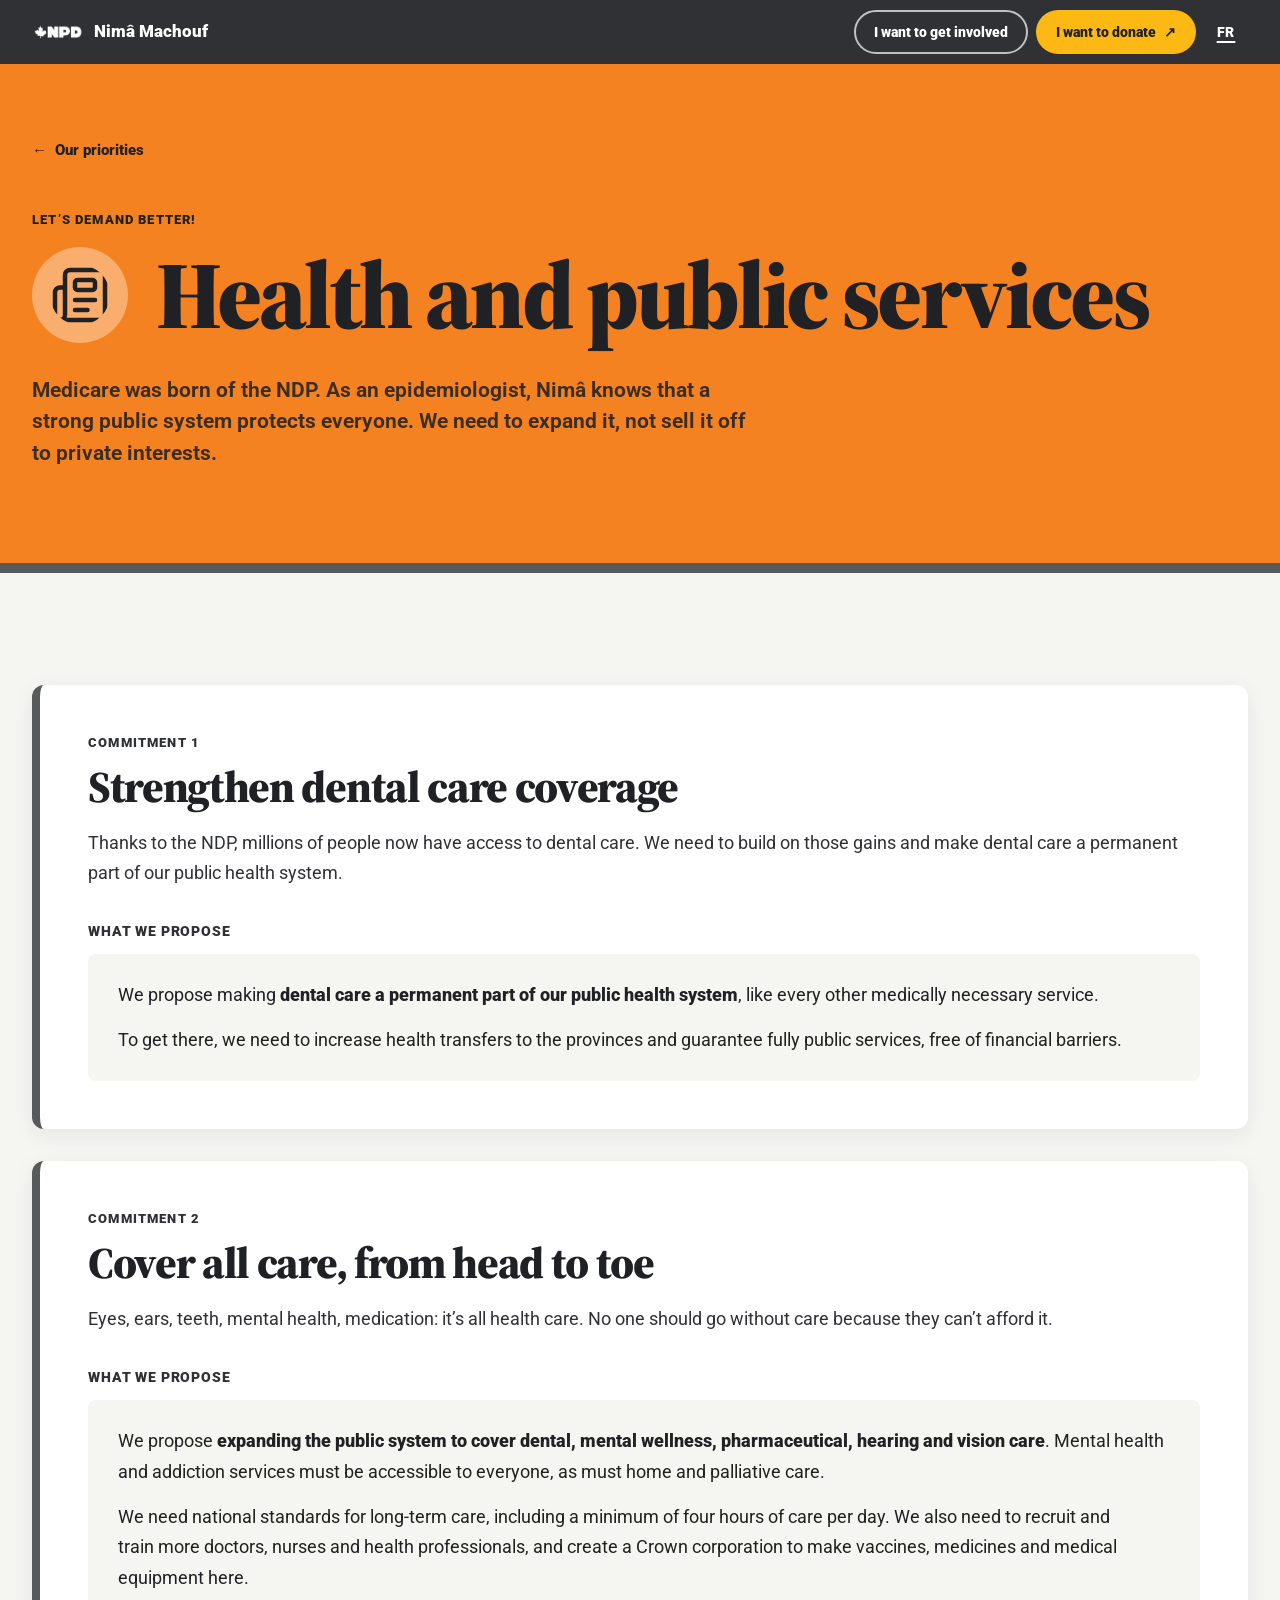
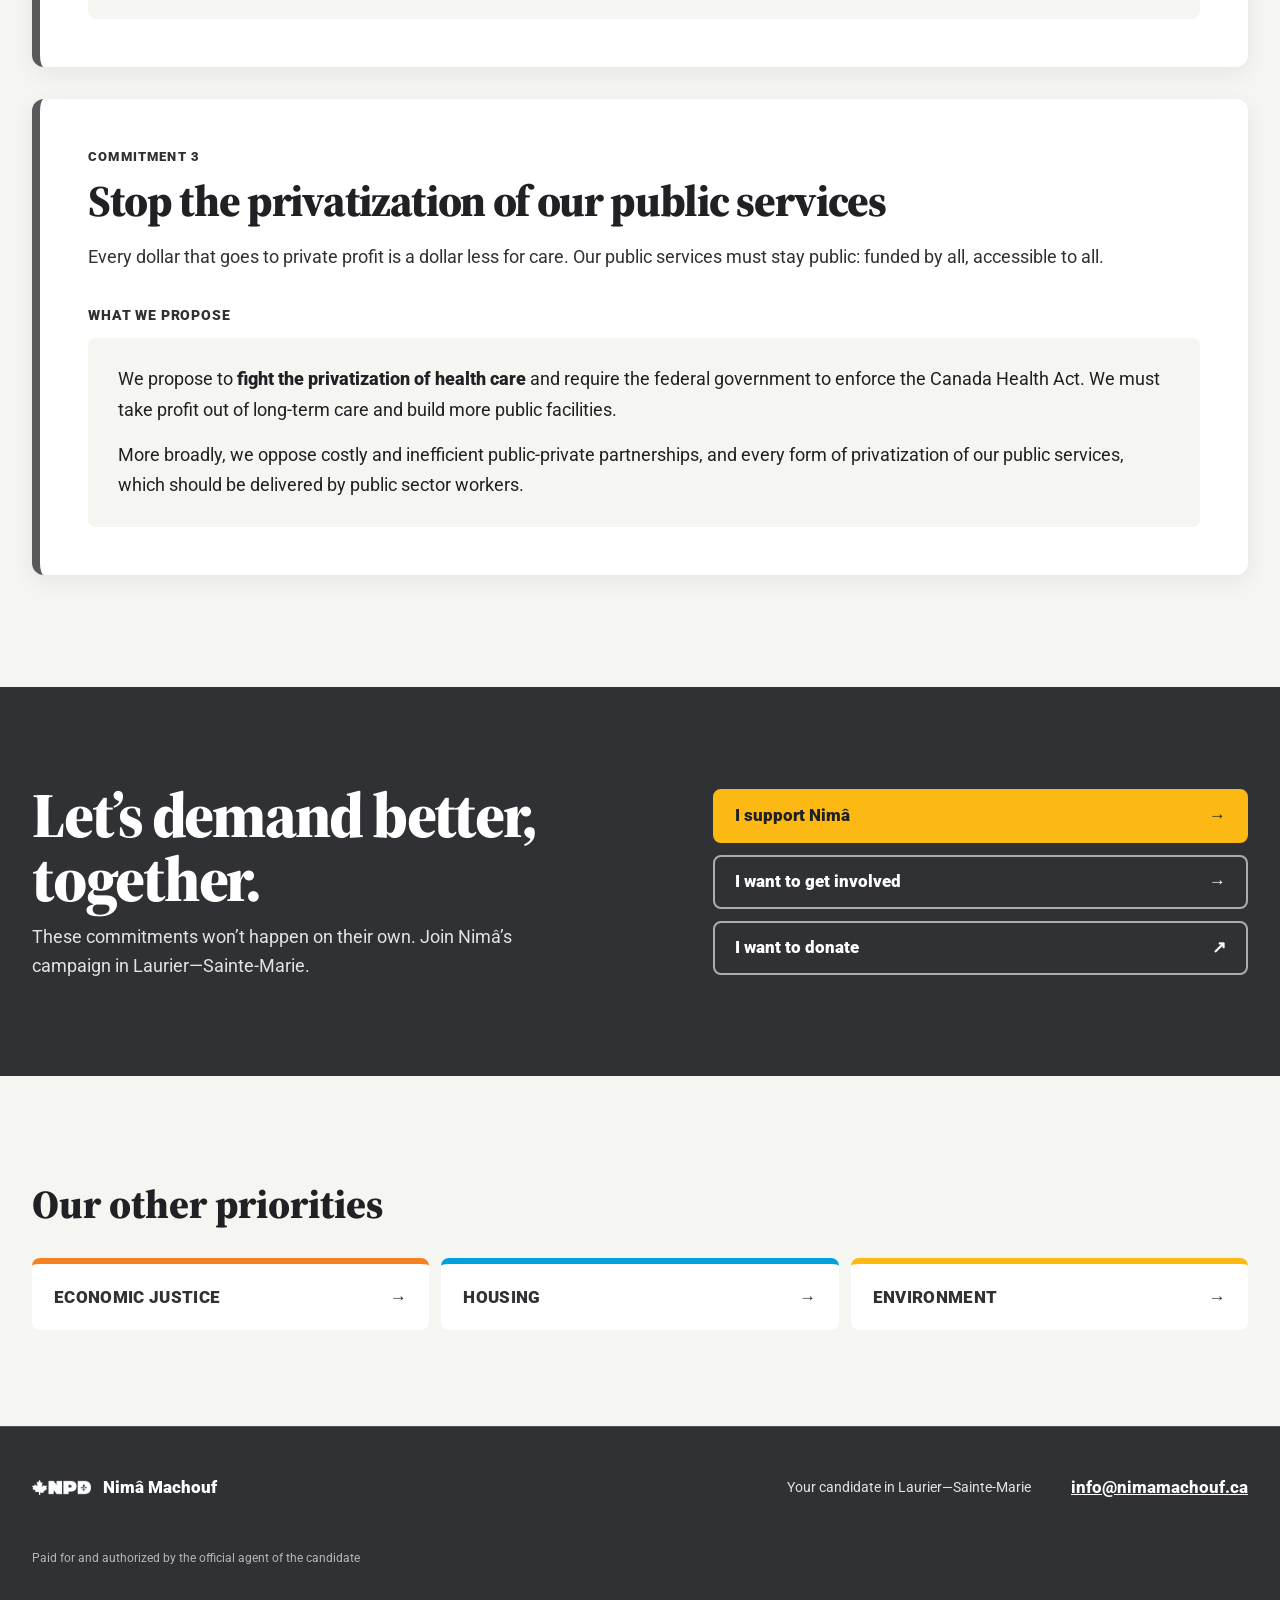
<file: en/health-public-services.html>
<!doctype html>
<html lang="en-CA">
  <head>
    <meta charset="utf-8">
    <meta name="viewport" content="width=device-width, initial-scale=1, viewport-fit=cover">
    <meta name="theme-color" content="#F58220">
    <meta name="description" content="Dental care, coverage for all care and fighting privatization: the commitments of Nimâ Machouf and the NDP.">
    <meta property="og:site_name" content="Nimâ Machouf">
    <meta property="og:title" content="Health and public services | Nimâ Machouf">
    <meta property="og:description" content="Dental care, coverage for all care and fighting privatization: the commitments of Nimâ Machouf and the NDP.">
    <meta property="og:type" content="website">
    <meta property="og:url" content="https://nimamachouf.ca/en/health-public-services.html">
    <meta property="og:locale" content="en_CA">
    <meta property="og:locale:alternate" content="fr_CA">
    <meta property="og:image" content="https://nimamachouf.ca/assets/images/ogimage.webp">
    <meta property="og:image:alt" content="Nimâ Machouf, NDP candidate in Laurier—Sainte-Marie">
    <meta name="twitter:card" content="summary_large_image">
    <meta name="twitter:image" content="https://nimamachouf.ca/assets/images/ogimage.webp">
    <title>Health and public services | Nimâ Machouf, NDP Laurier—Sainte-Marie</title>
    <link rel="canonical" href="https://nimamachouf.ca/en/health-public-services.html">
    <link rel="alternate" hreflang="fr-CA" href="https://nimamachouf.ca/sante-services-publics.html">
    <link rel="alternate" hreflang="en-CA" href="https://nimamachouf.ca/en/health-public-services.html">
    <link rel="icon" href="../assets/images/favicon_www_npd_ca_32x32.png" type="image/png" sizes="32x32">
    <link rel="preload" href="../assets/fonts/roboto-latin.woff2" as="font" type="font/woff2" crossorigin>
    <link rel="preload" href="../assets/fonts/source-serif-4-latin.woff2" as="font" type="font/woff2" crossorigin>
    <link rel="stylesheet" href="../styles.css">
    <script src="../script.js" defer></script>
  </head>
  <body class="theme-page" data-theme-accent="charcoal">
    <a class="skip-link" href="#content">Skip to content</a>

    <header class="top-bar">
      <div class="top-bar-inner">
        <a class="top-bar-brand" href="index.html">
          <img src="../assets/images/npd-white.png" width="1000" height="300" alt="NDP">
          <span>Nimâ Machouf</span>
        </a>
        <nav class="top-bar-actions" aria-label="Act for the campaign">
          <a class="top-button top-button-involve" href="get-involved.html">I want to get involved</a>
          <a class="top-button top-button-donate" href="https://actionnetwork.org/fundraising/faites-un-don-a-laurier-sainte-marie-du-npd-pour-batir-notre-fonds-de-campagne-locale?source=web" target="_blank" rel="noopener noreferrer">I want to donate <span class="top-button-arrow" aria-hidden="true">↗</span></a>
          <a class="top-lang" href="../sante-services-publics.html" hreflang="fr" lang="fr" aria-label="Version française">FR</a>
        </nav>
      </div>
    </header>

    <main id="content">
      <section class="theme-hero" aria-labelledby="theme-title">
        <div class="theme-hero-inner section-shell">
          <a class="theme-back" href="index.html#priorities"><span aria-hidden="true">←</span> Our priorities</a>
          <p class="section-label" style="color: var(--ink)">Let’s demand better!</p>
          <div class="theme-hero-title">
            <svg class="theme-hero-icon" aria-hidden="true" focusable="false" viewBox="0 0 24 24" fill="none" stroke="currentColor" stroke-width="1.8" stroke-linecap="round" stroke-linejoin="round"><path d="M15 18h-5"></path><path d="M18 14h-8"></path><path d="M4 22h16a2 2 0 0 0 2-2V4a2 2 0 0 0-2-2H8a2 2 0 0 0-2 2v16a2 2 0 0 1-4 0v-9a2 2 0 0 1 2-2h2"></path><rect width="8" height="4" x="10" y="6" rx="1"></rect></svg>
            <h1 id="theme-title">Health and public services</h1>
          </div>
          <p class="theme-lede">Medicare was born of the NDP. As an epidemiologist, Nimâ knows that a strong public system protects everyone. We need to expand it, not sell it off to private interests.</p>
        </div>
      </section>

      <div class="theme-main section-shell">
        <ol class="theme-commitments">
          <li class="commitment reveal">
            <span class="commitment-number">Commitment 1</span>
            <h2>Strengthen dental care coverage</h2>
            <p>Thanks to the NDP, millions of people now have access to dental care. We need to build on those gains and make dental care a permanent part of our public health system.</p>
            <h3>What we propose</h3>
            <div class="proposal">
              <p>We propose making <strong>dental care a permanent part of our public health system</strong>, like every other medically necessary service.</p>
              <p>To get there, we need to increase health transfers to the provinces and guarantee fully public services, free of financial barriers.</p>
            </div>
          </li>
          <li class="commitment reveal">
            <span class="commitment-number">Commitment 2</span>
            <h2>Cover all care, from head to toe</h2>
            <p>Eyes, ears, teeth, mental health, medication: it’s all health care. No one should go without care because they can’t afford it.</p>
            <h3>What we propose</h3>
            <div class="proposal">
              <p>We propose <strong>expanding the public system to cover dental, mental wellness, pharmaceutical, hearing and vision care</strong>. Mental health and addiction services must be accessible to everyone, as must home and palliative care.</p>
              <p>We need national standards for long-term care, including a minimum of four hours of care per day. We also need to recruit and train more doctors, nurses and health professionals, and create a Crown corporation to make vaccines, medicines and medical equipment here.</p>
            </div>
          </li>
          <li class="commitment reveal">
            <span class="commitment-number">Commitment 3</span>
            <h2>Stop the privatization of our public services</h2>
            <p>Every dollar that goes to private profit is a dollar less for care. Our public services must stay public: funded by all, accessible to all.</p>
            <h3>What we propose</h3>
            <div class="proposal">
              <p>We propose to <strong>fight the privatization of health care</strong> and require the federal government to enforce the Canada Health Act. We must take profit out of long-term care and build more public facilities.</p>
              <p>More broadly, we oppose costly and inefficient public-private partnerships, and every form of privatization of our public services, which should be delivered by public sector workers.</p>
            </div>
          </li>
        </ol>
      </div>

      <section class="theme-cta" aria-labelledby="cta-title">
        <div class="theme-cta-inner section-shell">
          <div>
            <h2 id="cta-title">Let’s demand better, together.</h2>
            <p>These commitments won’t happen on their own. Join Nimâ’s campaign in Laurier—Sainte-Marie.</p>
          </div>
          <div class="theme-cta-actions">
            <a class="is-primary" href="index.html#appuyer">I support Nimâ <span aria-hidden="true">→</span></a>
            <a href="get-involved.html">I want to get involved <span aria-hidden="true">→</span></a>
            <a href="https://actionnetwork.org/fundraising/faites-un-don-a-laurier-sainte-marie-du-npd-pour-batir-notre-fonds-de-campagne-locale?source=web" target="_blank" rel="noopener noreferrer">I want to donate <span aria-hidden="true">↗</span></a>
          </div>
        </div>
      </section>

      <nav class="theme-others section-shell" aria-labelledby="others-title">
        <h2 id="others-title">Our other priorities</h2>
        <div class="theme-others-grid">
          <a class="theme-other" href="economic-justice.html" style="--card-accent: var(--orange)">ECONOMIC JUSTICE <span aria-hidden="true">→</span></a>
          <a class="theme-other" href="housing.html" style="--card-accent: var(--blue)">HOUSING <span aria-hidden="true">→</span></a>
          <a class="theme-other" href="environment.html" style="--card-accent: var(--yellow)">ENVIRONMENT <span aria-hidden="true">→</span></a>
        </div>
      </nav>
    </main>

    <footer class="site-footer">
      <div class="footer-inner">
        <a class="footer-brand" href="index.html">
          <img src="../assets/images/logoqc.png" width="298" height="78" loading="lazy" alt="NDP Québec">
          <span>Nimâ Machouf</span>
        </a>
        <p class="footer-tagline">Your candidate in Laurier—Sainte-Marie</p>
        <a href="mailto:info@nimamachouf.ca">info@nimamachouf.ca</a>
        <p class="footer-photo-credit">Paid for and authorized by the official agent of the candidate</p>
      </div>
    </footer>

    <a class="mobile-support-cta" href="index.html#appuyer">I SUPPORT</a>
  </body>
</html>
</file>
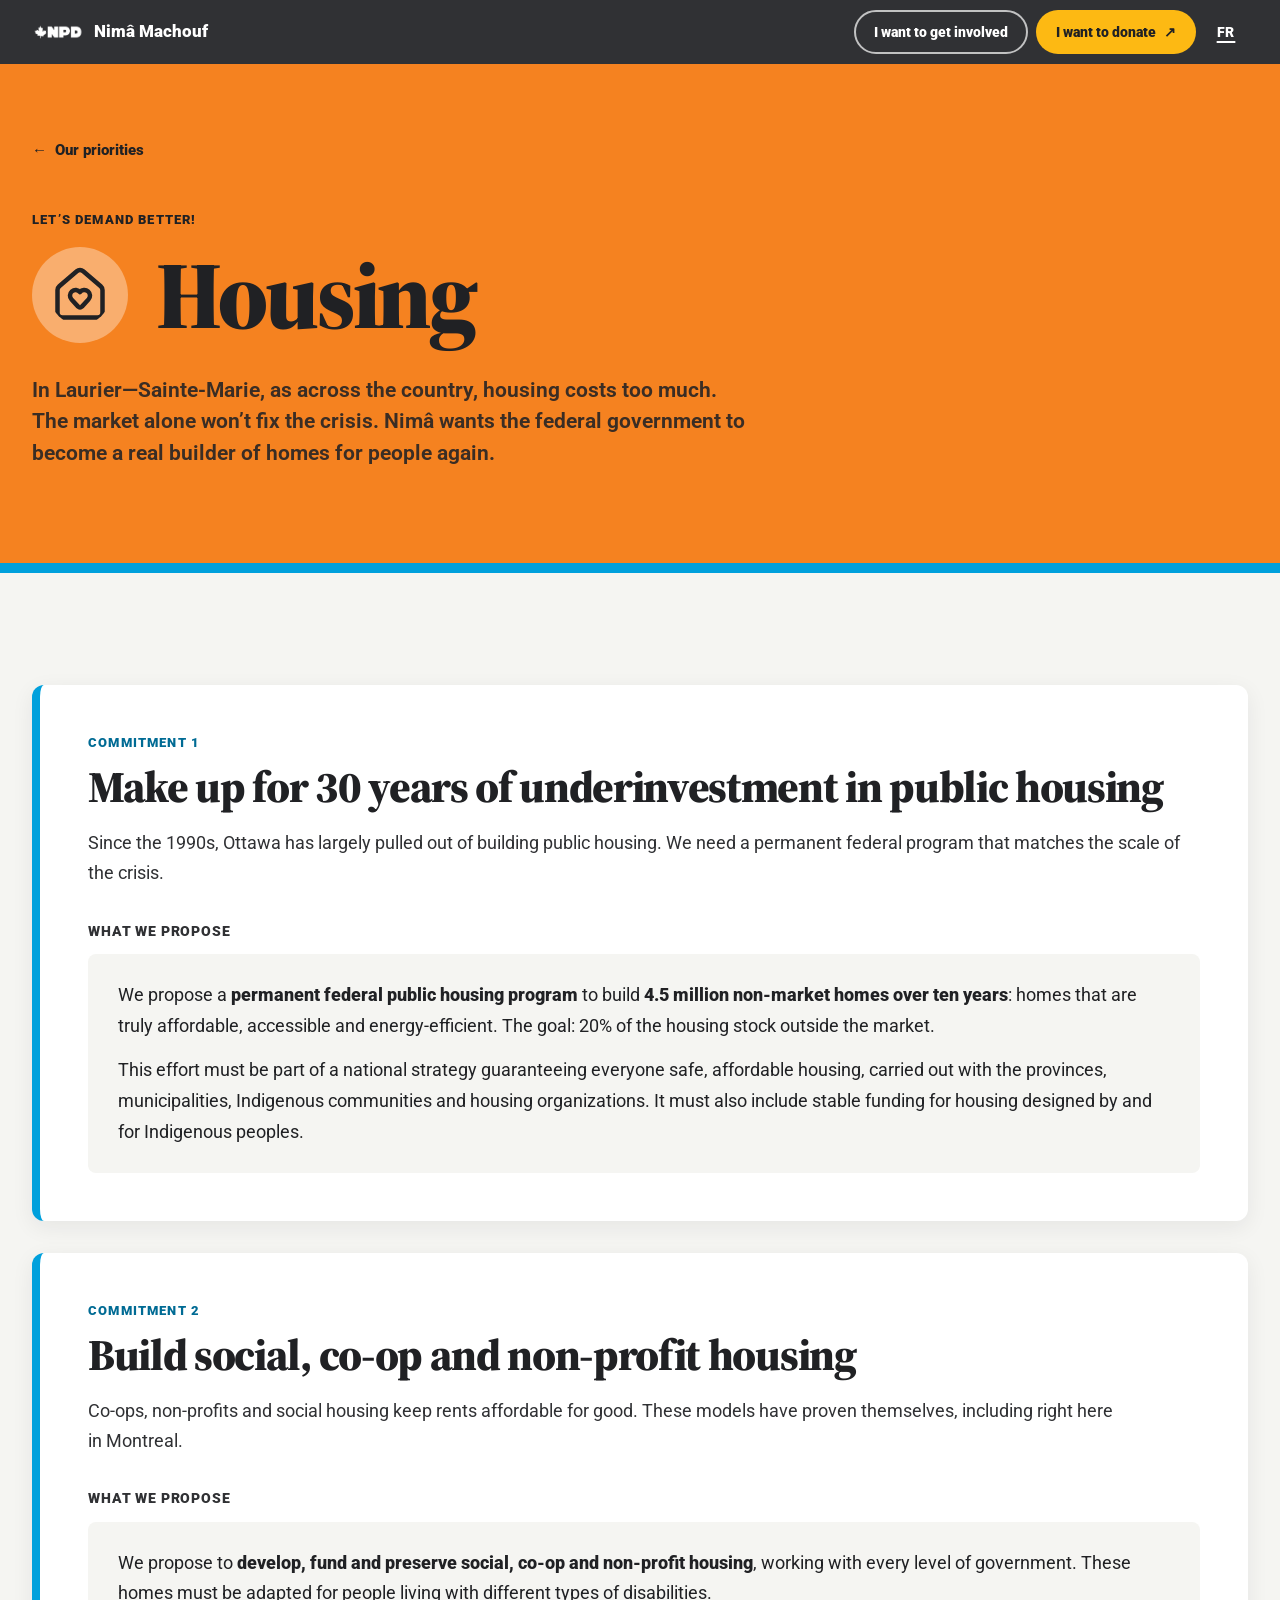
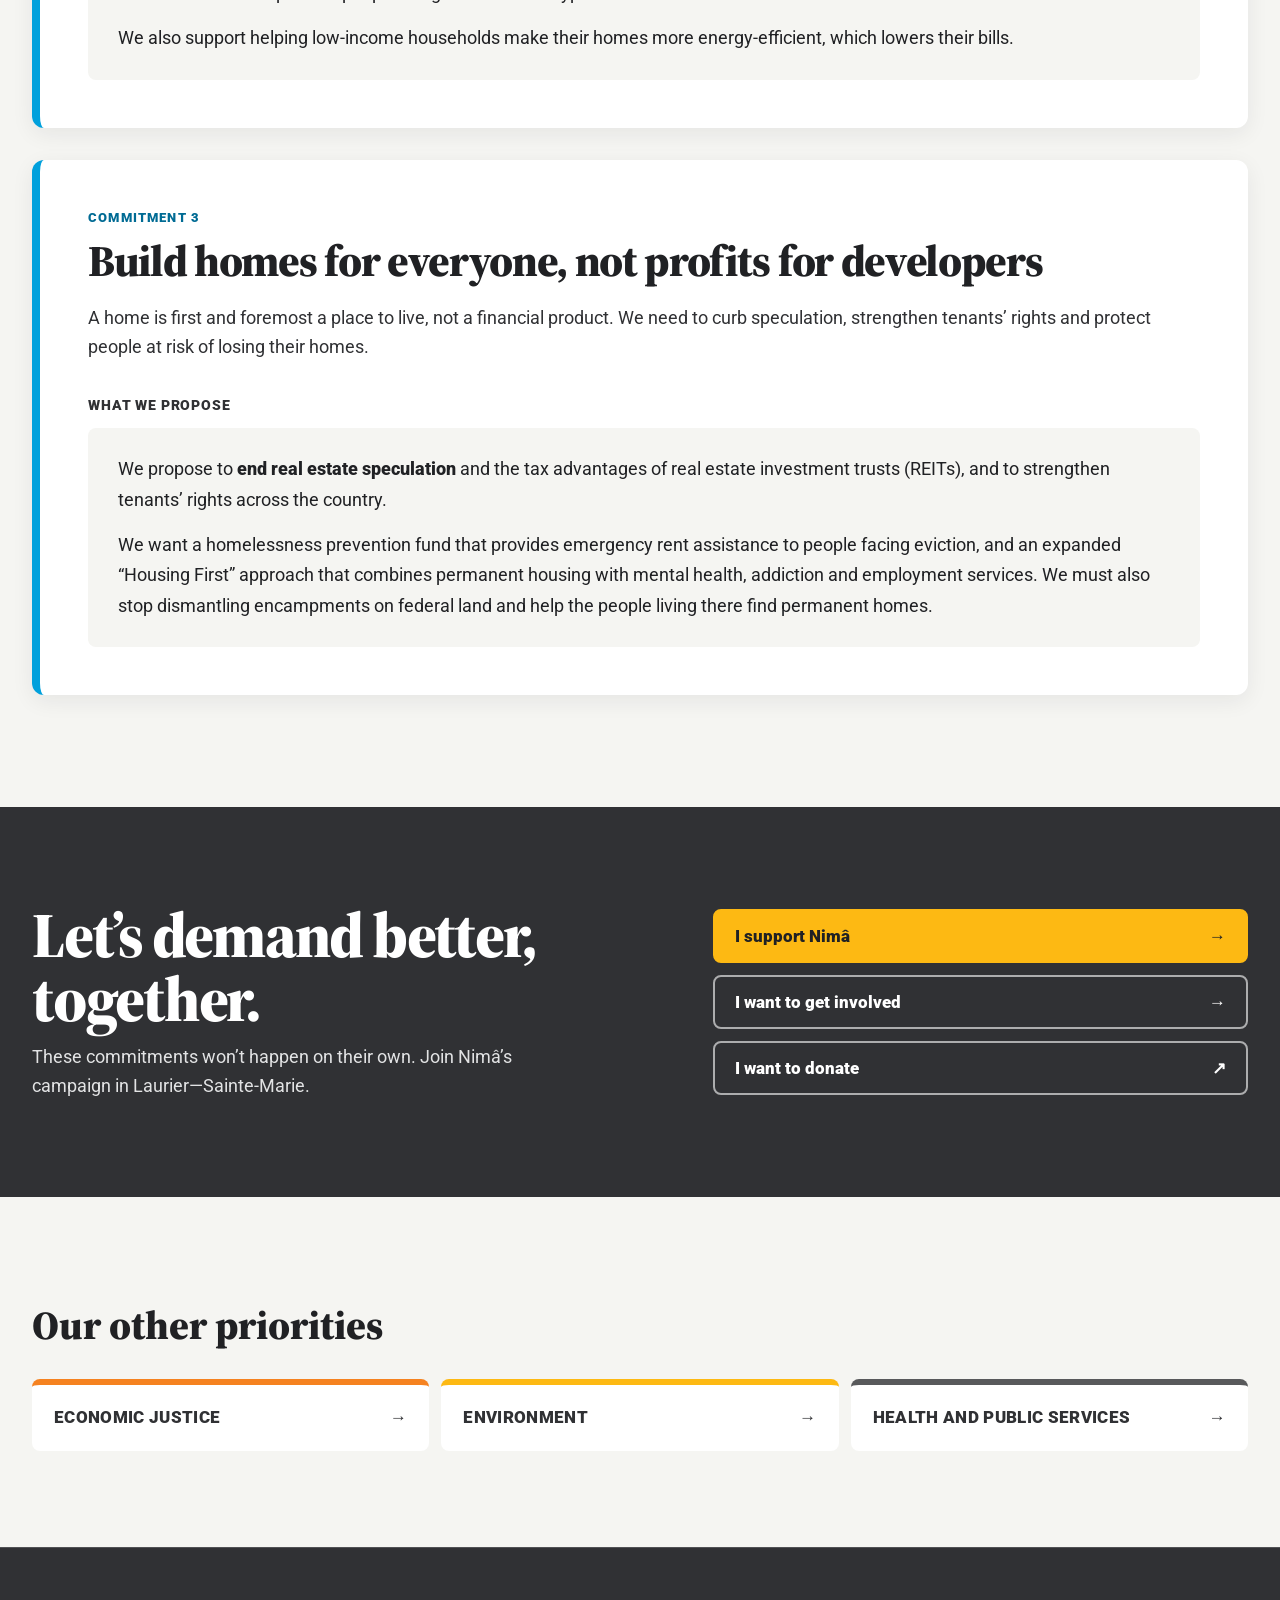
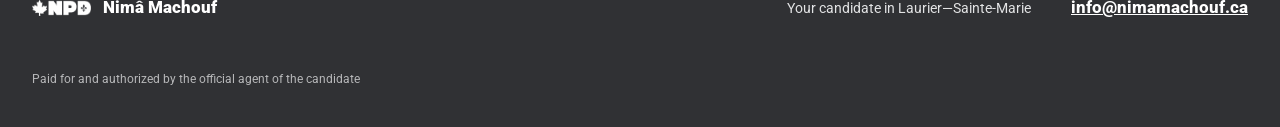
<file: en/housing.html>
<!doctype html>
<html lang="en-CA">
  <head>
    <meta charset="utf-8">
    <meta name="viewport" content="width=device-width, initial-scale=1, viewport-fit=cover">
    <meta name="theme-color" content="#F58220">
    <meta name="description" content="Public, social, co-op and non-profit housing: the commitments of Nimâ Machouf and the NDP for a decent place to live.">
    <meta property="og:site_name" content="Nimâ Machouf">
    <meta property="og:title" content="Housing | Nimâ Machouf">
    <meta property="og:description" content="Public, social, co-op and non-profit housing: the commitments of Nimâ Machouf and the NDP for a decent place to live.">
    <meta property="og:type" content="website">
    <meta property="og:url" content="https://nimamachouf.ca/en/housing.html">
    <meta property="og:locale" content="en_CA">
    <meta property="og:locale:alternate" content="fr_CA">
    <meta property="og:image" content="https://nimamachouf.ca/assets/images/ogimage.webp">
    <meta property="og:image:alt" content="Nimâ Machouf, NDP candidate in Laurier—Sainte-Marie">
    <meta name="twitter:card" content="summary_large_image">
    <meta name="twitter:image" content="https://nimamachouf.ca/assets/images/ogimage.webp">
    <title>Housing | Nimâ Machouf, NDP Laurier—Sainte-Marie</title>
    <link rel="canonical" href="https://nimamachouf.ca/en/housing.html">
    <link rel="alternate" hreflang="fr-CA" href="https://nimamachouf.ca/logement.html">
    <link rel="alternate" hreflang="en-CA" href="https://nimamachouf.ca/en/housing.html">
    <link rel="icon" href="../assets/images/favicon_www_npd_ca_32x32.png" type="image/png" sizes="32x32">
    <link rel="preload" href="../assets/fonts/roboto-latin.woff2" as="font" type="font/woff2" crossorigin>
    <link rel="preload" href="../assets/fonts/source-serif-4-latin.woff2" as="font" type="font/woff2" crossorigin>
    <link rel="stylesheet" href="../styles.css">
    <script src="../script.js" defer></script>
  </head>
  <body class="theme-page" data-theme-accent="blue">
    <a class="skip-link" href="#content">Skip to content</a>

    <header class="top-bar">
      <div class="top-bar-inner">
        <a class="top-bar-brand" href="index.html">
          <img src="../assets/images/npd-white.png" width="1000" height="300" alt="NDP">
          <span>Nimâ Machouf</span>
        </a>
        <nav class="top-bar-actions" aria-label="Act for the campaign">
          <a class="top-button top-button-involve" href="get-involved.html">I want to get involved</a>
          <a class="top-button top-button-donate" href="https://actionnetwork.org/fundraising/faites-un-don-a-laurier-sainte-marie-du-npd-pour-batir-notre-fonds-de-campagne-locale?source=web" target="_blank" rel="noopener noreferrer">I want to donate <span class="top-button-arrow" aria-hidden="true">↗</span></a>
          <a class="top-lang" href="../logement.html" hreflang="fr" lang="fr" aria-label="Version française">FR</a>
        </nav>
      </div>
    </header>

    <main id="content">
      <section class="theme-hero" aria-labelledby="theme-title">
        <div class="theme-hero-inner section-shell">
          <a class="theme-back" href="index.html#priorities"><span aria-hidden="true">←</span> Our priorities</a>
          <p class="section-label" style="color: var(--ink)">Let’s demand better!</p>
          <div class="theme-hero-title">
            <svg class="theme-hero-icon" aria-hidden="true" focusable="false" viewBox="0 0 24 24" fill="none" stroke="currentColor" stroke-width="1.8" stroke-linecap="round" stroke-linejoin="round"><path d="M8.62 13.8A2.25 2.25 0 1 1 12 10.836a2.25 2.25 0 1 1 3.38 2.966l-2.626 2.856a.998.998 0 0 1-1.507 0z"></path><path d="M3 10a2 2 0 0 1 .709-1.528l7-6a2 2 0 0 1 2.582 0l7 6A2 2 0 0 1 21 10v9a2 2 0 0 1-2 2H5a2 2 0 0 1-2-2z"></path></svg>
            <h1 id="theme-title">Housing</h1>
          </div>
          <p class="theme-lede">In Laurier—Sainte-Marie, as across the country, housing costs too much. The market alone won’t fix the crisis. Nimâ wants the federal government to become a real builder of homes for people again.</p>
        </div>
      </section>

      <div class="theme-main section-shell">
        <ol class="theme-commitments">
          <li class="commitment reveal">
            <span class="commitment-number">Commitment 1</span>
            <h2>Make up for 30 years of underinvestment in public housing</h2>
            <p>Since the 1990s, Ottawa has largely pulled out of building public housing. We need a permanent federal program that matches the scale of the crisis.</p>
            <h3>What we propose</h3>
            <div class="proposal">
              <p>We propose a <strong>permanent federal public housing program</strong> to build <strong>4.5 million non-market homes over ten years</strong>: homes that are truly affordable, accessible and energy-efficient. The goal: 20% of the housing stock outside the market.</p>
              <p>This effort must be part of a national strategy guaranteeing everyone safe, affordable housing, carried out with the provinces, municipalities, Indigenous communities and housing organizations. It must also include stable funding for housing designed by and for Indigenous peoples.</p>
            </div>
          </li>
          <li class="commitment reveal">
            <span class="commitment-number">Commitment 2</span>
            <h2>Build social, co-op and non-profit housing</h2>
            <p>Co-ops, non-profits and social housing keep rents affordable for good. These models have proven themselves, including right here in Montreal.</p>
            <h3>What we propose</h3>
            <div class="proposal">
              <p>We propose to <strong>develop, fund and preserve social, co-op and non-profit housing</strong>, working with every level of government. These homes must be adapted for people living with different types of disabilities.</p>
              <p>We also support helping low-income households make their homes more energy-efficient, which lowers their bills.</p>
            </div>
          </li>
          <li class="commitment reveal">
            <span class="commitment-number">Commitment 3</span>
            <h2>Build homes for everyone, not profits for developers</h2>
            <p>A home is first and foremost a place to live, not a financial product. We need to curb speculation, strengthen tenants’ rights and protect people at risk of losing their homes.</p>
            <h3>What we propose</h3>
            <div class="proposal">
              <p>We propose to <strong>end real estate speculation</strong> and the tax advantages of real estate investment trusts (REITs), and to strengthen tenants’ rights across the country.</p>
              <p>We want a homelessness prevention fund that provides emergency rent assistance to people facing eviction, and an expanded “Housing First” approach that combines permanent housing with mental health, addiction and employment services. We must also stop dismantling encampments on federal land and help the people living there find permanent homes.</p>
            </div>
          </li>
        </ol>
      </div>

      <section class="theme-cta" aria-labelledby="cta-title">
        <div class="theme-cta-inner section-shell">
          <div>
            <h2 id="cta-title">Let’s demand better, together.</h2>
            <p>These commitments won’t happen on their own. Join Nimâ’s campaign in Laurier—Sainte-Marie.</p>
          </div>
          <div class="theme-cta-actions">
            <a class="is-primary" href="index.html#appuyer">I support Nimâ <span aria-hidden="true">→</span></a>
            <a href="get-involved.html">I want to get involved <span aria-hidden="true">→</span></a>
            <a href="https://actionnetwork.org/fundraising/faites-un-don-a-laurier-sainte-marie-du-npd-pour-batir-notre-fonds-de-campagne-locale?source=web" target="_blank" rel="noopener noreferrer">I want to donate <span aria-hidden="true">↗</span></a>
          </div>
        </div>
      </section>

      <nav class="theme-others section-shell" aria-labelledby="others-title">
        <h2 id="others-title">Our other priorities</h2>
        <div class="theme-others-grid">
          <a class="theme-other" href="economic-justice.html" style="--card-accent: var(--orange)">ECONOMIC JUSTICE <span aria-hidden="true">→</span></a>
          <a class="theme-other" href="environment.html" style="--card-accent: var(--yellow)">ENVIRONMENT <span aria-hidden="true">→</span></a>
          <a class="theme-other" href="health-public-services.html" style="--card-accent: var(--charcoal)">HEALTH AND PUBLIC SERVICES <span aria-hidden="true">→</span></a>
        </div>
      </nav>
    </main>

    <footer class="site-footer">
      <div class="footer-inner">
        <a class="footer-brand" href="index.html">
          <img src="../assets/images/logoqc.png" width="298" height="78" loading="lazy" alt="NDP Québec">
          <span>Nimâ Machouf</span>
        </a>
        <p class="footer-tagline">Your candidate in Laurier—Sainte-Marie</p>
        <a href="mailto:info@nimamachouf.ca">info@nimamachouf.ca</a>
        <p class="footer-photo-credit">Paid for and authorized by the official agent of the candidate</p>
      </div>
    </footer>

    <a class="mobile-support-cta" href="index.html#appuyer">I SUPPORT</a>
  </body>
</html>
</file>
<file: styles.css>
@font-face {
  font-family: "Roboto";
  src: url("assets/fonts/roboto-latin.woff2") format("woff2");
  font-style: normal;
  font-weight: 100 900;
  font-display: swap;
}

@font-face {
  font-family: "Source Serif 4";
  src: url("assets/fonts/source-serif-4-latin.woff2") format("woff2");
  font-style: normal;
  font-weight: 200 900;
  font-display: swap;
}

:root {
  --orange: #f58220;
  --orange-dark: #9d3f00;
  --charcoal: #58595b;
  --charcoal-dark: #303134;
  --blue: #00a0dc;
  --blue-dark: #006b94;
  --yellow: #fdb913;
  --light-gray: #e2e3e4;
  --paper: #f5f5f2;
  --white: #fff;
  --ink: #202124;
  --error: #9f2518;
  --shell: min(100% - 36px, 1280px);
  --radius-sm: 8px;
  --radius-md: 12px;
  --ease-out: cubic-bezier(0.16, 1, 0.3, 1);
  --space-section: clamp(88px, 12vw, 168px);
  --z-cta: 35;
}

*,
*::before,
*::after {
  box-sizing: border-box;
}

html {
  scroll-behavior: smooth;
  scroll-padding-top: 20px;
}

body {
  margin: 0;
  padding-bottom: calc(74px + env(safe-area-inset-bottom));
  overflow-x: hidden;
  color: var(--ink);
  background: var(--paper);
  font-family: "Roboto", Arial, sans-serif;
  font-size: 16px;
  line-height: 1.6;
  -webkit-font-smoothing: antialiased;
  text-rendering: optimizeLegibility;
}

img {
  display: block;
  max-width: 100%;
}

a {
  color: inherit;
}

button,
input {
  font: inherit;
}

button,
a {
  -webkit-tap-highlight-color: transparent;
}

h1,
h2,
h3,
p {
  text-wrap: pretty;
}

:focus-visible {
  outline: 3px solid var(--blue-dark);
  outline-offset: 4px;
}

.skip-link {
  position: fixed;
  z-index: 100;
  top: 12px;
  left: 12px;
  transform: translateY(-160%);
  padding: 11px 16px;
  border-radius: var(--radius-sm);
  color: var(--white);
  background: var(--charcoal-dark);
  font-weight: 850;
  transition: transform 180ms var(--ease-out);
}

.skip-link:focus {
  transform: translateY(0);
}

.section-shell {
  width: var(--shell);
  margin-inline: auto;
}

.footer-brand {
  display: inline-flex;
  align-items: center;
  gap: 12px;
  text-decoration: none;
  font-weight: 900;
}

.hero {
  position: relative;
  overflow: hidden;
  background: var(--orange);
}

.hero-copy {
  position: relative;
  z-index: 2;
  padding: clamp(40px, 10vw, 60px) 10px clamp(44px, 11vw, 64px);
  color: var(--ink);
  background: var(--orange);
}

.hero-logo {
  width: 140px;
  height: auto;
  margin-bottom: 31.2px;
}

.hero-kicker {
  max-width: 28ch;
  margin: 23.4px 0 0;
  color: rgba(32, 33, 36, 0.78);
  font-size: clamp(18.2px, 4.81vw, 20.8px);
  font-weight: 750;
  line-height: 1.35;
}

.hero h1 {
  max-width: 8ch;
  margin: 0;
  font-family: "Source Serif 4", Georgia, serif;
  font-size: 25vw;
  font-weight: 900;
  letter-spacing: -0.035em;
  line-height: 0.87;
  text-wrap: balance;
}

.hero-photo {
  min-height: 300px;
  height: 38svh;
  max-height: 380px;
  overflow: hidden;
  background: var(--charcoal);
}

.hero-photo img {
  width: 100%;
  height: 100%;
  object-fit: cover;
  object-position: center;
}

.hero-accent {
  position: relative;
  z-index: 3;
  width: 100%;
  height: 10px;
  background: var(--yellow);
}

.support-panel {
  position: relative;
  z-index: 5;
  display: grid;
  gap: 28px;
  padding: 38px 18px 48px;
  border-top: 6px solid var(--orange);
  background: var(--white);
}

.support-heading {
  display: flex;
  align-items: center;
  gap: 13px;
}

.support-mark {
  flex: 0 0 7px;
  width: 7px;
  height: clamp(24px, 7vw, 34px);
  border-radius: 999px;
  background: var(--orange);
}

.support-heading h2 {
  max-width: none;
  margin: 0;
  font-family: "Source Serif 4", Georgia, serif;
  font-size: clamp(24px, 7vw, 34px);
  font-weight: 850;
  letter-spacing: -0.025em;
  line-height: 1.02;
  white-space: nowrap;
}

.support-form {
  display: grid;
  grid-template-columns: 1fr;
  gap: 16px;
  align-items: end;
}

.field {
  min-width: 0;
}

.field label {
  display: block;
  margin: 0 0 6px;
  color: var(--charcoal-dark);
  font-size: 14px;
  font-weight: 850;
  line-height: 1.2;
}

.field input {
  width: 100%;
  height: 50px;
  padding: 9px 12px;
  border: 2px solid #b7b9bb;
  border-radius: var(--radius-sm);
  color: var(--ink);
  background: var(--white);
  transition: border-color 160ms ease, box-shadow 160ms ease, background 160ms ease;
}

.field input:hover {
  border-color: var(--charcoal);
}

.field input:focus {
  border-color: var(--blue-dark);
  outline: 0;
  box-shadow: 0 0 0 3px rgba(0, 107, 148, 0.18);
}

.field input[aria-invalid="true"] {
  border-color: var(--error);
  background: #fff8f7;
}

.field-error {
  display: none;
  margin-top: 5px;
  color: var(--error);
  font-size: 12px;
  font-weight: 750;
  line-height: 1.35;
}

.field-error:not(:empty) {
  display: block;
}

.submit-button {
  min-height: 52px;
  display: flex;
  align-items: center;
  justify-content: space-between;
  gap: 18px;
  padding: 0 18px;
  border: 0;
  border-radius: var(--radius-sm);
  color: var(--ink);
  background: var(--yellow);
  font-weight: 900;
  letter-spacing: 0.04em;
  cursor: pointer;
  transition: color 180ms ease, background 180ms ease, transform 180ms var(--ease-out);
}

.submit-button:active,
.mobile-support-cta:active {
  transform: translateY(1px) scale(0.99);
}

.submit-button:disabled {
  cursor: wait;
  opacity: 0.68;
  transform: none;
}

.form-honeypot {
  position: absolute !important;
  width: 1px !important;
  height: 1px !important;
  padding: 0 !important;
  overflow: hidden !important;
  clip: rect(0, 0, 0, 0) !important;
  clip-path: inset(50%) !important;
  white-space: nowrap !important;
  border: 0 !important;
}

.form-status {
  grid-column: 1 / -1;
  min-height: 0;
  margin: 0;
  color: var(--charcoal-dark);
  font-size: 14px;
  font-weight: 800;
  line-height: 1.45;
}

.form-status:empty {
  display: none;
}

.form-status[data-state="success"] {
  color: #17632f;
}

.form-status[data-state="error"] {
  color: var(--error);
}

.intro-section {
  display: grid;
  gap: clamp(64px, 11vw, 112px);
  padding-block: var(--space-section);
}

.intro-photo {
  position: relative;
  width: calc(100% - 18px);
  max-width: 500px;
}

.intro-photo::before {
  content: "";
  position: absolute;
  z-index: -1;
  top: -18px;
  right: -18px;
  width: 62%;
  height: 48%;
  border-radius: var(--radius-md);
  background: var(--yellow);
}

.intro-photo img {
  width: 100%;
  height: auto;
  aspect-ratio: 4 / 5;
  border-radius: var(--radius-md);
  object-fit: cover;
  object-position: center 52%;
}

.intro-quote {
  position: relative;
}

.quote-glyph {
  position: absolute;
  top: -72px;
  left: -4px;
  color: var(--orange);
  font-family: "Source Serif 4", Georgia, serif;
  font-size: 118px;
  font-weight: 900;
  line-height: 1;
  opacity: 0.15;
}

.intro-quote h2 {
  position: relative;
  max-width: 18ch;
  margin: 0;
  font-family: "Source Serif 4", Georgia, serif;
  font-size: clamp(34px, 8.8vw, 58px);
  font-weight: 760;
  letter-spacing: -0.035em;
  line-height: 1.05;
  text-wrap: balance;
}

.intro-quote > p {
  margin: 28px 0 0;
  color: var(--orange-dark);
  font-weight: 900;
}

.intro-statement {
  max-width: 67ch;
  margin-top: 40px;
  padding-top: 30px;
  border-top: 1px solid #c4c6c7;
  color: var(--charcoal);
  font-size: clamp(16px, 2vw, 18px);
  line-height: 1.68;
}

.intro-statement p {
  margin: 0;
}

.intro-statement p + p {
  margin-top: 1.1em;
}

.text-emphasis {
  padding-inline: 0.06em;
  color: var(--charcoal-dark);
  font-weight: 850;
  box-shadow: inset 0 -0.42em 0 rgba(253, 185, 19, 0.58);
  -webkit-box-decoration-break: clone;
  box-decoration-break: clone;
}

.npd-section {
  padding-block: clamp(82px, 11vw, 148px);
  border-top: 1px solid #c4c6c7;
  background: var(--white);
}

.npd-section-inner {
  display: grid;
  gap: clamp(48px, 10vw, 96px);
}

.npd-content {
  position: relative;
  padding-top: 0;
}

.npd-quote-glyph {
  position: absolute;
  top: -70px;
  left: -4px;
  color: var(--orange);
  font-family: "Source Serif 4", Georgia, serif;
  font-size: 118px;
  font-weight: 900;
  line-height: 1;
  opacity: 0.15;
}

.npd-content h2 {
  position: relative;
  max-width: 12ch;
  margin: 0;
  font-family: "Source Serif 4", Georgia, serif;
  font-size: clamp(42px, 10.5vw, 70px);
  font-weight: 900;
  letter-spacing: -0.045em;
  line-height: 0.98;
  text-wrap: balance;
}

.npd-attribution {
  margin: 28px 0 0;
  color: var(--orange-dark);
  font-weight: 900;
}

.npd-copy {
  max-width: 64ch;
  margin-top: 40px;
  padding-top: 30px;
  border-top: 1px solid #c4c6c7;
  color: var(--charcoal);
  font-size: clamp(16px, 2vw, 18px);
  line-height: 1.72;
}

.npd-copy p {
  margin: 0;
}

.npd-copy p + p {
  margin-top: 1.25em;
}

.npd-photo {
  position: relative;
  width: calc(100% - 18px);
  margin: 0 0 18px 18px;
}

.npd-photo::before {
  content: "";
  position: absolute;
  z-index: 0;
  bottom: -18px;
  left: -18px;
  width: 64%;
  height: 44%;
  border-radius: var(--radius-md);
  background: var(--yellow);
}

.npd-photo img {
  position: relative;
  z-index: 1;
  width: 100%;
  height: auto;
  aspect-ratio: 3 / 2;
  border-radius: var(--radius-md);
  object-fit: cover;
  object-position: center;
}

.bio-section {
  display: grid;
  gap: 44px;
  padding-block: clamp(78px, 10vw, 128px);
  border-top: 1px solid #c4c6c7;
}

.bio-heading h2,
.priorities-heading h2,
.contact-content h2,
.bottom-support-copy h2 {
  margin: 0;
  font-family: "Source Serif 4", Georgia, serif;
  font-weight: 900;
  letter-spacing: -0.04em;
  line-height: 0.96;
  text-wrap: balance;
}

.bio-heading h2 {
  max-width: 11ch;
  font-size: clamp(43px, 11vw, 72px);
}

.bio-copy {
  max-width: 75ch;
  color: var(--charcoal);
  font-size: clamp(16px, 1.7vw, 18px);
  line-height: 1.72;
}

.bio-copy p {
  margin: 0 0 1.25em;
  break-inside: avoid;
}

.bio-copy p:first-child::first-letter {
  float: left;
  margin: 9px 8px 0 0;
  color: var(--orange);
  font-family: "Source Serif 4", Georgia, serif;
  font-size: 70px;
  font-weight: 900;
  line-height: 0.63;
}

.priorities-section {
  padding-block: var(--space-section);
  background: var(--light-gray);
}

.section-label {
  margin: 0 0 18px;
  color: var(--orange-dark);
  font-size: 13px;
  font-weight: 900;
  letter-spacing: 0.09em;
  line-height: 1.3;
  text-transform: uppercase;
}

.priorities-heading {
  max-width: 780px;
  margin-bottom: clamp(48px, 7vw, 76px);
}

.priorities-heading h2 {
  font-size: clamp(48px, 12vw, 84px);
}

.priorities-grid {
  display: grid;
  grid-auto-flow: dense;
  grid-template-columns: 1fr;
  gap: 1px;
  overflow: hidden;
  border: 1px solid rgba(88, 89, 91, 0.22);
  border-radius: var(--radius-md);
  background: rgba(88, 89, 91, 0.22);
}

.priority {
  position: relative;
  min-height: 0;
  padding: 34px 26px 40px;
  overflow: hidden;
  color: var(--charcoal-dark);
  background: var(--white);
  transition: background 220ms ease, transform 240ms var(--ease-out);
}

.priority::before {
  content: "";
  position: absolute;
  top: 0;
  right: 0;
  left: 0;
  height: 8px;
  background: var(--orange);
}

.priority-housing::before {
  background: var(--blue);
}

.priority-environment::before {
  background: var(--yellow);
}

.priority-culture::before {
  background: var(--charcoal);
}

.priority-heading-row {
  display: grid;
  grid-template-columns: 42px minmax(0, 1fr);
  gap: 16px;
  align-items: start;
  margin-bottom: 30px;
}

.priority-icon {
  width: 42px;
  height: 42px;
  margin-top: -3px;
  color: var(--orange-dark);
  transition: transform 240ms var(--ease-out);
}

.priority-housing .priority-icon {
  color: var(--blue-dark);
}

.priority-environment .priority-icon {
  color: #9b6800;
}

.priority-culture .priority-icon {
  color: var(--charcoal);
}

.priority h3 {
  max-width: 18ch;
  margin: 0;
  font-family: "Source Serif 4", Georgia, serif;
  font-size: clamp(29px, 7.5vw, 42px);
  font-weight: 900;
  letter-spacing: -0.03em;
  line-height: 1;
  text-wrap: balance;
}

.priority ul {
  max-width: 62ch;
  margin: 0;
  padding-left: 1.2em;
}

.priority li {
  padding-left: 7px;
}

.priority li + li {
  margin-top: 12px;
}

.priority li::marker {
  color: var(--orange-dark);
  font-size: 1.15em;
}

.contact-section {
  display: grid;
  background: var(--orange);
}

.contact-photo {
  min-height: 430px;
  height: 56svh;
  max-height: 620px;
  overflow: hidden;
  background: var(--charcoal);
}

.contact-photo img {
  width: 100%;
  height: 100%;
  object-fit: cover;
  object-position: 44% center;
}

.contact-content {
  display: flex;
  flex-direction: column;
  align-items: flex-start;
  padding: clamp(72px, 12vw, 110px) 18px;
}

.contact-content .section-label {
  color: var(--charcoal-dark);
}

.contact-content h2 {
  max-width: 10ch;
  font-size: clamp(50px, 13.5vw, 84px);
}

.contact-content > p:not(.section-label) {
  max-width: 34ch;
  margin: 28px 0;
  color: var(--charcoal-dark);
  font-size: 18px;
}

.contact-links {
  display: grid;
  width: min(100%, 500px);
  gap: 30px;
}

.contact-email {
  min-height: 44px;
  display: inline-flex;
  align-items: center;
  gap: 14px;
  padding-bottom: 6px;
  border-bottom: 3px solid var(--charcoal-dark);
  color: var(--charcoal-dark);
  text-decoration: none;
  font-size: clamp(17px, 4.8vw, 25px);
  font-weight: 900;
  overflow-wrap: anywhere;
  transition: gap 220ms var(--ease-out), color 180ms ease;
}

.social-links {
  margin: 0;
  padding: 0;
  border-top: 1px solid rgba(48, 49, 52, 0.38);
  list-style: none;
}

.social-links li {
  border-bottom: 1px solid rgba(48, 49, 52, 0.38);
}

.social-links a {
  display: flex;
  min-height: 62px;
  align-items: center;
  justify-content: space-between;
  gap: 18px;
  padding-block: 10px;
  color: var(--charcoal-dark);
  text-decoration: none;
  transition: color 180ms ease, padding-left 220ms var(--ease-out);
}

.social-link-label {
  display: grid;
  min-width: 0;
  line-height: 1.25;
}

.social-link-label strong {
  font-size: 18px;
  font-weight: 900;
}

.social-link-label > span {
  margin-top: 3px;
  font-size: 15px;
  font-weight: 600;
  overflow-wrap: anywhere;
}

.bottom-support {
  display: grid;
  gap: 52px;
  align-items: center;
  padding: clamp(78px, 11vw, 140px) 18px;
  color: var(--white);
  border-top: 12px solid var(--yellow);
  background: var(--charcoal-dark);
}

.bottom-support-copy img {
  width: 86px;
  height: auto;
  margin-bottom: 30px;
}

.bottom-support-copy h2 {
  max-width: 10ch;
  font-size: clamp(52px, 14vw, 82px);
}

.bottom-support-copy p {
  max-width: 38ch;
  margin: 24px 0 0;
  font-size: 18px;
  font-weight: 650;
  line-height: 1.6;
}

.support-form-bottom {
  padding: 26px 20px;
  border-radius: var(--radius-md);
  color: var(--ink);
  background: var(--white);
  box-shadow: 0 10px 30px rgba(0, 0, 0, 0.16);
}

.submit-button-bottom {
  min-height: 56px;
  font-size: 17px;
}

.site-footer {
  padding: 38px 0 max(38px, env(safe-area-inset-bottom));
  color: var(--white);
  border-top: 1px solid rgba(255, 255, 255, 0.16);
  background: var(--charcoal-dark);
}

.footer-inner {
  width: var(--shell);
  margin-inline: auto;
  display: grid;
  gap: 22px;
  align-items: center;
}

.footer-brand {
  color: var(--white);
}

.footer-brand img {
  width: 59px;
  height: auto;
}

.footer-inner p {
  margin: 0;
  color: var(--light-gray);
  font-size: 14px;
}

.footer-inner .footer-photo-credit {
  font-size: 12px;
  opacity: 0.76;
}

.footer-inner > a[href^="mailto:"] {
  min-height: 44px;
  display: inline-flex;
  align-items: center;
  color: var(--white);
  font-weight: 800;
}

.mobile-support-cta {
  position: fixed;
  z-index: var(--z-cta);
  right: max(14px, env(safe-area-inset-right));
  bottom: max(12px, env(safe-area-inset-bottom));
  left: max(14px, env(safe-area-inset-left));
  min-height: 50px;
  display: grid;
  place-items: center;
  padding: 13px 22px;
  border-radius: 999px;
  color: var(--ink);
  background: var(--yellow);
  box-shadow: 0 8px 22px rgba(32, 33, 36, 0.26);
  text-align: center;
  text-decoration: none;
  font-size: 15px;
  font-weight: 900;
  letter-spacing: 0.05em;
  transition: opacity 180ms ease, transform 220ms var(--ease-out), visibility 180ms;
}

.mobile-support-cta.is-hidden {
  visibility: hidden;
  opacity: 0;
  transform: translateY(16px);
}

.reveal {
  opacity: 1;
  transform: none;
}

@media (min-width: 620px) {
  :root {
    --shell: min(100% - 48px, 1280px);
  }

  body {
    padding-bottom: 0;
    font-size: 17px;
  }

  .hero-copy,
  .support-panel,
  .contact-content,
  .bottom-support {
    padding-inline: max(24px, calc((100vw - 720px) / 2));
  }

  .support-form {
    grid-template-columns: repeat(2, minmax(0, 1fr));
  }

  .support-form .field-email,
  .support-form .submit-button,
  .support-form-bottom .field-email-bottom,
  .support-form-bottom .submit-button-bottom {
    grid-column: 1 / -1;
  }

  .priorities-grid {
    grid-template-columns: repeat(2, minmax(0, 1fr));
  }

  .priority {
    min-height: 350px;
    padding: 38px 32px 44px;
  }

  .priority-heading-row {
    grid-template-columns: 48px minmax(0, 1fr);
    gap: 20px;
  }

  .priority-icon {
    width: 48px;
    height: 48px;
  }

  .footer-inner {
    grid-template-columns: 1fr auto;
    gap: 22px 36px;
  }

  .footer-tagline {
    grid-column: 1 / -1;
    grid-row: 2;
  }

  .footer-photo-credit {
    grid-column: 1 / -1;
    grid-row: 3;
  }

  .mobile-support-cta {
    display: none;
  }
}

@media (min-width: 760px) {
  .hero-copy {
    padding-top: 70px;
    padding-bottom: 80px;
  }

  .hero-photo {
    min-height: 520px;
  }

  .support-panel {
    padding-top: 42px;
    padding-bottom: 52px;
  }

  .intro-section {
    grid-template-columns: minmax(280px, 0.82fr) minmax(380px, 1.18fr);
    align-items: start;
  }

  .intro-photo {
    position: sticky;
    top: 32px;
  }

  .intro-quote h2 {
    font-size: clamp(38px, 5.8vw, 52px);
  }

  .npd-section-inner {
    grid-template-columns: minmax(300px, 0.88fr) minmax(400px, 1.12fr);
    align-items: center;
    gap: clamp(56px, 8vw, 112px);
  }

  .npd-content {
    padding-top: 0;
  }

  .npd-content h2 {
    font-size: clamp(50px, 5.2vw, 70px);
  }

  .npd-photo {
    width: calc(100% - 18px);
    margin-left: 18px;
  }

  .bio-section {
    grid-template-columns: minmax(240px, 0.72fr) minmax(420px, 1.28fr);
    gap: clamp(56px, 8vw, 112px);
  }

  .bio-heading {
    position: sticky;
    top: 42px;
    align-self: start;
  }

  .contact-section {
    grid-template-columns: 1.12fr 0.88fr;
    min-height: 650px;
  }

  .contact-photo {
    height: auto;
    max-height: none;
    min-height: 650px;
  }

  .contact-content {
    justify-content: center;
    padding-inline: clamp(46px, 7vw, 100px);
  }

  .bottom-support {
    grid-template-columns: 1fr;
    gap: clamp(54px, 8vw, 112px);
    padding-inline: max(24px, calc((100vw - 1280px) / 2));
  }

  .support-form-bottom {
    grid-template-columns: repeat(2, minmax(0, 1fr));
    padding: clamp(30px, 4vw, 46px);
  }
}

@media (min-width: 900px) {
  .support-mark {
    height: 48px;
  }

  :root {
    --shell: min(100% - 64px, 1280px);
  }

  .hero {
    min-height: max(700px, 100svh);
    display: grid;
    grid-template-columns: minmax(380px, 5.25fr) minmax(480px, 6.75fr);
  }

  .bottom-support {
    grid-template-columns: minmax(280px, 0.82fr) minmax(420px, 1.18fr);
  }

  .hero-copy {
    min-height: 700px;
    padding: clamp(58px, 7vh, 82px) clamp(36px, 4.5vw, 70px) 240px max(32px, calc((100vw - 1280px) / 2));
  }

  .hero-kicker {
    max-width: 26ch;
    margin-top: 26px;
    font-size: 19.5px;
  }

  .hero h1 {
    font-size: clamp(117px, 9.1vw, 124.8px);
  }

  .hero-logo {
    width: 166px;
    margin-bottom: 36.4px;
  }

  .hero-photo {
    height: auto;
    max-height: none;
    min-height: 700px;
  }

  .hero-photo img {
    object-position: center;
  }

  .hero-accent {
    position: absolute;
    top: 0;
    right: auto;
    left: calc(43.75% - 12px);
    width: 24px;
    height: 34%;
  }

  .support-panel {
    position: absolute;
    right: max(32px, calc((100vw - 1280px) / 2));
    bottom: 28px;
    left: max(32px, calc((100vw - 1280px) / 2));
    grid-template-columns: 192px 1fr;
    gap: 24px;
    padding: 24px;
    border: 0;
    border-radius: var(--radius-md);
    box-shadow: 0 10px 32px rgba(32, 33, 36, 0.18);
  }

  .support-heading h2 {
    max-width: 15ch;
    margin-top: -3px;
    font-size: 28px;
    white-space: normal;
  }

  .support-form {
    grid-template-columns: 1fr 1fr 0.82fr 1.06fr 1.45fr 148px;
    gap: 11px;
  }

  .support-form-bottom {
    grid-template-columns: repeat(2, minmax(0, 1fr));
  }

  .support-form .field,
  .support-form .field-email,
  .support-form .submit-button {
    grid-column: auto;
  }

  .support-form-bottom .field {
    grid-column: auto;
  }

  .support-form-bottom .field-email-bottom,
  .support-form-bottom .submit-button-bottom {
    grid-column: 1 / -1;
  }

  .field input,
  .submit-button {
    min-height: 46px;
    height: 46px;
  }

  .field label {
    font-size: 13px;
  }

  .priorities-grid {
    grid-template-columns: repeat(12, minmax(0, 1fr));
  }

  .priority {
    min-height: 330px;
    padding: clamp(38px, 4vw, 52px);
  }

  .priority-income,
  .priority-culture {
    grid-column: span 7;
  }

  .priority-housing,
  .priority-environment {
    grid-column: span 5;
  }

  .footer-inner {
    grid-template-columns: 1fr auto auto;
    gap: 40px;
  }

  .footer-tagline {
    grid-column: auto;
    grid-row: auto;
  }

  .footer-photo-credit {
    grid-column: 1 / -1;
    grid-row: 2;
  }
}

@media (min-width: 900px) and (max-width: 1199px) {
  .hero-copy {
    padding-bottom: 300px;
  }

  .support-panel {
    grid-template-columns: 1fr;
    gap: 16px;
    padding: 20px;
  }

  .support-heading {
    align-items: center;
  }

  .support-mark {
    height: 34px;
  }

  .support-heading h2 {
    max-width: none;
    margin-top: 0;
    font-size: 26px;
    white-space: nowrap;
  }

  .support-form {
    grid-template-columns: repeat(3, minmax(0, 1fr));
    gap: 11px 14px;
  }
}

@media (min-width: 1100px) {
  .intro-quote h2 {
    max-width: 20ch;
    font-size: 56px;
  }

  .bio-copy {
    max-width: none;
    columns: 2;
    column-gap: 46px;
  }
}

@media (hover: hover) and (pointer: fine) {
  .submit-button:not(:disabled):hover {
    background: #e2a200;
    transform: translateY(-2px);
  }

  .priority:hover {
    z-index: 1;
    background: #fffdf9;
    transform: scale(1.012);
  }

  .priority:hover .priority-icon {
    transform: translateY(-2px) scale(1.04);
  }

  .contact-email:hover {
    gap: 24px;
    color: var(--white);
  }

  .social-links a:hover {
    padding-left: 8px;
    color: var(--white);
  }
}

@media (prefers-reduced-motion: reduce) {
  html {
    scroll-behavior: auto;
  }

  *,
  *::before,
  *::after {
    scroll-behavior: auto !important;
    transition-duration: 0.01ms !important;
    animation-duration: 0.01ms !important;
    animation-iteration-count: 1 !important;
  }
}

@media print {
  .support-panel,
  .bottom-support,
  .mobile-support-cta {
    display: none !important;
  }

  body {
    padding: 0;
    color: #111;
    background: #fff;
  }

  .hero {
    min-height: 500px;
  }

}

/* ---------- Barre du haut : boutons Don / Implication ---------- */

.top-bar {
  position: relative;
  z-index: 20;
  color: var(--white);
  background: var(--charcoal-dark);
}

.top-bar-inner {
  display: flex;
  align-items: center;
  justify-content: space-between;
  gap: 16px;
  padding: 10px max(16px, calc((100vw - 1280px) / 2));
}

.top-bar-brand {
  display: none;
  align-items: center;
  gap: 10px;
  color: var(--white);
  font-weight: 900;
  text-decoration: none;
  white-space: nowrap;
}

.top-bar-brand img {
  width: 52px;
  height: auto;
}

.top-bar-actions {
  display: grid;
  grid-template-columns: 1fr 1fr;
  gap: 8px;
  width: 100%;
}

.top-button {
  min-height: 44px;
  display: flex;
  align-items: center;
  justify-content: center;
  gap: 8px;
  padding: 8px 12px;
  border: 2px solid transparent;
  border-radius: 999px;
  font-size: 14px;
  font-weight: 900;
  line-height: 1.15;
  text-align: center;
  text-decoration: none;
  transition: background 180ms ease, color 180ms ease, border-color 180ms ease, transform 180ms var(--ease-out);
}

.top-button:active {
  transform: translateY(1px) scale(0.99);
}

.top-button-involve {
  color: var(--white);
  border-color: rgba(255, 255, 255, 0.7);
}

.top-button-involve[aria-current="page"] {
  color: var(--ink);
  background: var(--white);
  border-color: var(--white);
}

.top-button-donate {
  color: var(--ink);
  background: var(--yellow);
}

.top-button-arrow {
  display: none;
}

@media (min-width: 620px) {
  .top-bar-brand {
    display: inline-flex;
  }

  .top-bar-actions {
    display: flex;
    width: auto;
  }

  .top-button {
    padding-inline: 18px;
    white-space: nowrap;
  }

  .top-button-arrow {
    display: inline;
  }
}

@media (min-width: 900px) {
  .top-bar-inner {
    padding-inline: max(32px, calc((100vw - 1280px) / 2));
  }
}

@media (hover: hover) and (pointer: fine) {
  .top-button-involve:hover {
    color: var(--ink);
    background: var(--white);
    border-color: var(--white);
  }

  .top-button-donate:hover {
    background: #e2a200;
  }
}

/* ---------- Page « Je veux m'impliquer » ---------- */

.involve-hero {
  color: var(--ink);
  background: var(--orange);
}

.involve-hero-inner {
  padding-block: clamp(48px, 9vw, 96px) clamp(96px, 14vw, 150px);
}

.involve-hero .section-label {
  margin: 0 0 14px;
  font-size: 14px;
  font-weight: 900;
  letter-spacing: 0.08em;
  text-transform: uppercase;
}

.involve-hero h1 {
  max-width: 14ch;
  margin: 0;
  font-family: "Source Serif 4", Georgia, serif;
  font-size: clamp(46px, 11vw, 96px);
  font-weight: 900;
  letter-spacing: -0.035em;
  line-height: 0.95;
}

.involve-hero p.involve-lede {
  max-width: 46ch;
  margin: 24px 0 0;
  color: rgba(32, 33, 36, 0.85);
  font-size: clamp(18px, 2.2vw, 21px);
  font-weight: 650;
  line-height: 1.45;
}

.involve-main {
  padding-bottom: var(--space-section);
}

.involve-card {
  position: relative;
  z-index: 2;
  margin-top: clamp(-110px, -10vw, -64px);
  padding: clamp(24px, 4vw, 44px);
  border-top: 6px solid var(--yellow);
  border-radius: var(--radius-md);
  background: var(--white);
  box-shadow: 0 10px 32px rgba(32, 33, 36, 0.14);
}

.involve-card h2 {
  margin: 0 0 22px;
  font-family: "Source Serif 4", Georgia, serif;
  font-size: clamp(26px, 4vw, 36px);
  font-weight: 850;
  letter-spacing: -0.025em;
  line-height: 1.05;
}

.involve-form {
  display: grid;
  grid-template-columns: 1fr;
  gap: 16px;
}

.involve-fieldset {
  margin: 8px 0 0;
  padding: 0;
  border: 0;
}

.involve-fieldset legend {
  margin-bottom: 12px;
  padding: 0;
  color: var(--charcoal-dark);
  font-size: 15px;
  font-weight: 900;
}

.involve-options {
  display: grid;
  grid-template-columns: 1fr;
  gap: 10px;
}

.involve-option {
  position: relative;
  display: flex;
  align-items: center;
  gap: 12px;
  min-height: 52px;
  padding: 10px 14px;
  border: 2px solid #d3d4d6;
  border-radius: var(--radius-sm);
  font-weight: 750;
  line-height: 1.25;
  cursor: pointer;
  transition: border-color 160ms ease, background 160ms ease;
}

.involve-option input {
  flex: 0 0 auto;
  width: 20px;
  height: 20px;
  margin: 0;
  accent-color: var(--orange-dark);
}

.involve-option:has(input:checked) {
  border-color: var(--orange);
  background: #fff6ee;
}

.involve-option:has(input:focus-visible) {
  outline: 3px solid var(--blue-dark);
  outline-offset: 2px;
}

.field textarea {
  width: 100%;
  min-height: 110px;
  padding: 10px 12px;
  border: 2px solid #b7b9bb;
  border-radius: var(--radius-sm);
  color: var(--ink);
  background: var(--white);
  font: inherit;
  resize: vertical;
}

.field textarea:focus {
  border-color: var(--blue-dark);
  outline: 0;
  box-shadow: 0 0 0 3px rgba(0, 107, 148, 0.18);
}

.field-optional {
  color: var(--charcoal);
  font-weight: 600;
}

.involve-form .submit-button {
  min-height: 56px;
  font-size: 17px;
}

.involve-links {
  display: grid;
  gap: 14px;
  margin-top: clamp(40px, 6vw, 64px);
}

.involve-links h2 {
  margin: 0 0 4px;
  font-family: "Source Serif 4", Georgia, serif;
  font-size: clamp(24px, 3.4vw, 30px);
  font-weight: 850;
}

.involve-link {
  display: flex;
  align-items: center;
  justify-content: space-between;
  gap: 16px;
  padding: 18px 20px;
  border-radius: var(--radius-sm);
  color: var(--white);
  background: var(--charcoal-dark);
  font-weight: 850;
  text-decoration: none;
  transition: background 180ms ease, padding 180ms var(--ease-out);
}

.involve-link span:first-child {
  display: grid;
  gap: 2px;
}

.involve-link small {
  color: var(--light-gray);
  font-size: 14px;
  font-weight: 500;
}

.involve-link-donate {
  color: var(--ink);
  background: var(--yellow);
}

.involve-link-donate small {
  color: rgba(32, 33, 36, 0.78);
}

@media (min-width: 760px) {
  .involve-form {
    grid-template-columns: repeat(2, minmax(0, 1fr));
    gap: 18px 20px;
  }

  .involve-form .field-wide,
  .involve-form .involve-fieldset,
  .involve-form .submit-button {
    grid-column: 1 / -1;
  }

  .involve-options {
    grid-template-columns: repeat(2, minmax(0, 1fr));
  }

  .involve-layout {
    width: min(100% - 64px, 920px);
  }
}

@media (hover: hover) and (pointer: fine) {
  .involve-option:hover {
    border-color: var(--charcoal);
  }

  .involve-link:hover {
    padding-left: 28px;
  }
}

@media print {
  .top-bar {
    display: none !important;
  }
}

@media (min-width: 900px) {
  /* La barre du haut (64px) ne doit pas pousser le formulaire J'appuie sous la ligne de flottaison */
  body:has(.top-bar) .hero {
    min-height: max(700px, calc(100svh - 64px));
  }
}

/* ---------- Bouton de langue FR / EN ---------- */

.top-bar-actions {
  grid-template-columns: 1fr 1fr auto;
}

.top-lang {
  min-width: 44px;
  min-height: 44px;
  display: grid;
  place-items: center;
  padding: 0 6px;
  border-radius: 999px;
  color: var(--white);
  font-size: 14px;
  font-weight: 900;
  letter-spacing: 0.06em;
  text-decoration: underline;
  text-decoration-thickness: 2px;
  text-underline-offset: 4px;
}

@media (hover: hover) and (pointer: fine) {
  .top-lang:hover {
    color: var(--yellow);
  }
}

/* ---------- Pages de priorités (détail par thème) ---------- */

.theme-page {
  --accent: var(--orange);
  --accent-ink: var(--orange-dark);
}

.theme-page[data-theme-accent="blue"] { --accent: var(--blue); --accent-ink: var(--blue-dark); }
.theme-page[data-theme-accent="yellow"] { --accent: var(--yellow); --accent-ink: #7a5600; }
.theme-page[data-theme-accent="charcoal"] { --accent: var(--charcoal); --accent-ink: var(--charcoal-dark); }

.theme-hero {
  position: relative;
  overflow: hidden;
  color: var(--ink);
  background: var(--orange);
}

.theme-hero::after {
  content: "";
  position: absolute;
  right: 0;
  bottom: 0;
  left: 0;
  height: 10px;
  background: var(--accent);
}

.theme-page[data-theme-accent="orange"] .theme-hero::after {
  background: var(--yellow);
}

.theme-hero-inner {
  padding-block: clamp(32px, 6vw, 64px) clamp(56px, 9vw, 104px);
}

.theme-back {
  display: inline-flex;
  align-items: center;
  gap: 8px;
  min-height: 44px;
  margin-bottom: clamp(20px, 4vw, 40px);
  color: var(--ink);
  font-size: 15px;
  font-weight: 850;
  text-decoration: none;
}

.theme-back:hover {
  text-decoration: underline;
}

.theme-hero-title {
  display: grid;
  grid-template-columns: auto minmax(0, 1fr);
  gap: clamp(14px, 3vw, 28px);
  align-items: center;
}

.theme-hero-icon {
  width: clamp(52px, 10vw, 96px);
  height: clamp(52px, 10vw, 96px);
  padding: clamp(10px, 2vw, 18px);
  border-radius: 50%;
  color: var(--ink);
  background: rgba(255, 255, 255, 0.35);
}

.theme-hero h1 {
  margin: 0;
  font-family: "Source Serif 4", Georgia, serif;
  font-size: clamp(40px, 9vw, 96px);
  font-weight: 900;
  letter-spacing: -0.035em;
  line-height: 0.95;
  text-wrap: balance;
}

.theme-lede {
  max-width: 60ch;
  margin: clamp(22px, 3vw, 32px) 0 0;
  color: rgba(32, 33, 36, 0.88);
  font-size: clamp(18px, 2.1vw, 21px);
  font-weight: 650;
  line-height: 1.5;
}

.theme-main {
  padding-block: clamp(56px, 9vw, 112px);
}

.theme-commitments {
  display: grid;
  gap: clamp(20px, 3vw, 32px);
  margin: 0;
  padding: 0;
  list-style: none;
  counter-reset: engagement;
}

.commitment {
  position: relative;
  padding: clamp(26px, 4vw, 48px);
  border-left: 8px solid var(--accent);
  border-radius: var(--radius-md);
  background: var(--white);
  box-shadow: 0 6px 22px rgba(32, 33, 36, 0.07);
  counter-increment: engagement;
}

.commitment-number {
  display: block;
  margin-bottom: 10px;
  color: var(--accent-ink);
  font-size: 13px;
  font-weight: 900;
  letter-spacing: 0.09em;
  text-transform: uppercase;
}

.commitment h2 {
  max-width: 28ch;
  margin: 0;
  font-family: "Source Serif 4", Georgia, serif;
  font-size: clamp(28px, 4.2vw, 44px);
  font-weight: 850;
  letter-spacing: -0.03em;
  line-height: 1.05;
  text-wrap: balance;
}

.commitment > p {
  max-width: 68ch;
  margin: 18px 0 0;
  color: var(--charcoal-dark);
  font-size: clamp(16px, 1.7vw, 18px);
  line-height: 1.65;
}

.commitment h3 {
  margin: clamp(24px, 3vw, 32px) 0 12px;
  color: var(--charcoal-dark);
  font-size: 14px;
  font-weight: 900;
  letter-spacing: 0.06em;
  text-transform: uppercase;
}

.policy-list {
  display: grid;
  gap: 10px;
  margin: 0;
  padding: 0;
  list-style: none;
}

.policy-list li {
  display: grid;
  grid-template-columns: minmax(0, 1fr);
  gap: 6px;
  padding: 14px 16px;
  border-radius: var(--radius-sm);
  background: var(--paper);
  line-height: 1.5;
}

.policy-ref {
  justify-self: start;
  padding: 2px 9px;
  border-radius: 999px;
  color: var(--white);
  background: var(--charcoal-dark);
  font-size: 12px;
  font-weight: 850;
  letter-spacing: 0.03em;
  white-space: nowrap;
}

.policy-list strong {
  font-weight: 850;
}

.theme-source {
  max-width: 70ch;
  margin: clamp(28px, 4vw, 40px) 0 0;
  color: var(--charcoal);
  font-size: 14px;
  line-height: 1.55;
}

.theme-source a {
  color: var(--blue-dark);
  font-weight: 800;
}

.theme-cta {
  color: var(--white);
  background: var(--charcoal-dark);
}

.theme-cta-inner {
  display: grid;
  gap: 28px;
  padding-block: clamp(56px, 8vw, 96px);
}

.theme-cta h2 {
  margin: 0;
  font-family: "Source Serif 4", Georgia, serif;
  font-size: clamp(36px, 6vw, 64px);
  font-weight: 900;
  letter-spacing: -0.035em;
  line-height: 1;
}

.theme-cta p {
  max-width: 50ch;
  margin: 12px 0 0;
  color: var(--light-gray);
  font-size: 18px;
}

.theme-cta-actions {
  display: grid;
  gap: 12px;
}

.theme-cta-actions a {
  min-height: 54px;
  display: flex;
  align-items: center;
  justify-content: space-between;
  gap: 16px;
  padding: 0 20px;
  border: 2px solid rgba(255, 255, 255, 0.6);
  border-radius: var(--radius-sm);
  color: var(--white);
  font-weight: 900;
  text-decoration: none;
  transition: background 180ms ease, color 180ms ease;
}

.theme-cta-actions a.is-primary {
  color: var(--ink);
  background: var(--yellow);
  border-color: var(--yellow);
}

.theme-others {
  padding-block: clamp(56px, 8vw, 96px);
}

.theme-others h2 {
  margin: 0 0 22px;
  font-family: "Source Serif 4", Georgia, serif;
  font-size: clamp(28px, 4vw, 40px);
  font-weight: 850;
}

.theme-others-grid {
  display: grid;
  gap: 12px;
}

.theme-other {
  display: flex;
  align-items: center;
  justify-content: space-between;
  gap: 16px;
  min-height: 72px;
  padding: 18px 22px;
  border-top: 6px solid var(--card-accent, var(--orange));
  border-radius: var(--radius-sm);
  color: var(--charcoal-dark);
  background: var(--white);
  font-weight: 900;
  letter-spacing: 0.02em;
  text-decoration: none;
  transition: transform 180ms var(--ease-out), box-shadow 180ms ease;
}

.priority-more {
  display: inline-flex;
  align-items: center;
  gap: 8px;
  min-height: 44px;
  margin-top: 22px;
  color: var(--orange-dark);
  font-weight: 900;
  text-decoration: none;
}

.priority-more::after {
  content: "";
  position: absolute;
  inset: 0;
}

.priority-more:focus-visible {
  outline: none;
}

.priority:has(.priority-more:focus-visible) {
  outline: 3px solid var(--blue-dark);
  outline-offset: -3px;
}

@media (min-width: 760px) {
  .policy-list li {
    grid-template-columns: 112px minmax(0, 1fr);
    gap: 14px;
    align-items: baseline;
  }

  .policy-ref {
    justify-self: stretch;
    text-align: center;
  }

  .theme-cta-inner {
    grid-template-columns: 1.1fr 0.9fr;
    align-items: center;
  }

  .theme-others-grid {
    grid-template-columns: repeat(3, minmax(0, 1fr));
  }
}

@media (hover: hover) and (pointer: fine) {
  .theme-cta-actions a:hover {
    color: var(--ink);
    background: var(--white);
    border-color: var(--white);
  }

  .theme-cta-actions a.is-primary:hover {
    background: #e2a200;
    border-color: #e2a200;
  }

  .theme-other:hover {
    transform: translateY(-2px);
    box-shadow: 0 8px 20px rgba(32, 33, 36, 0.12);
  }

  .priority-more:hover {
    text-decoration: underline;
  }
}

/* Propositions en paragraphes (pages de priorités) */
.proposal {
  max-width: 72ch;
  padding: clamp(18px, 2.6vw, 26px) clamp(18px, 3vw, 30px);
  border-radius: var(--radius-sm);
  background: var(--paper);
}

.proposal p {
  margin: 0;
  color: var(--ink);
  font-size: clamp(16px, 1.7vw, 18px);
  line-height: 1.7;
}

.proposal p + p {
  margin-top: 14px;
}

.proposal strong {
  font-weight: 850;
}


/* Pages de priorités : les textes occupent toute la largeur de l'encadré */
.commitment h2,
.commitment > p,
.proposal {
  max-width: none;
}

/* Barre du haut toujours visible (boutons Don / Implication) */
.top-bar {
  position: sticky;
  top: 0;
  z-index: 50;
}

/* Les liens d'ancrage (#appuyer, #priorites…) ne passent pas sous la barre */
html {
  scroll-padding-top: 96px;
}
</file>
